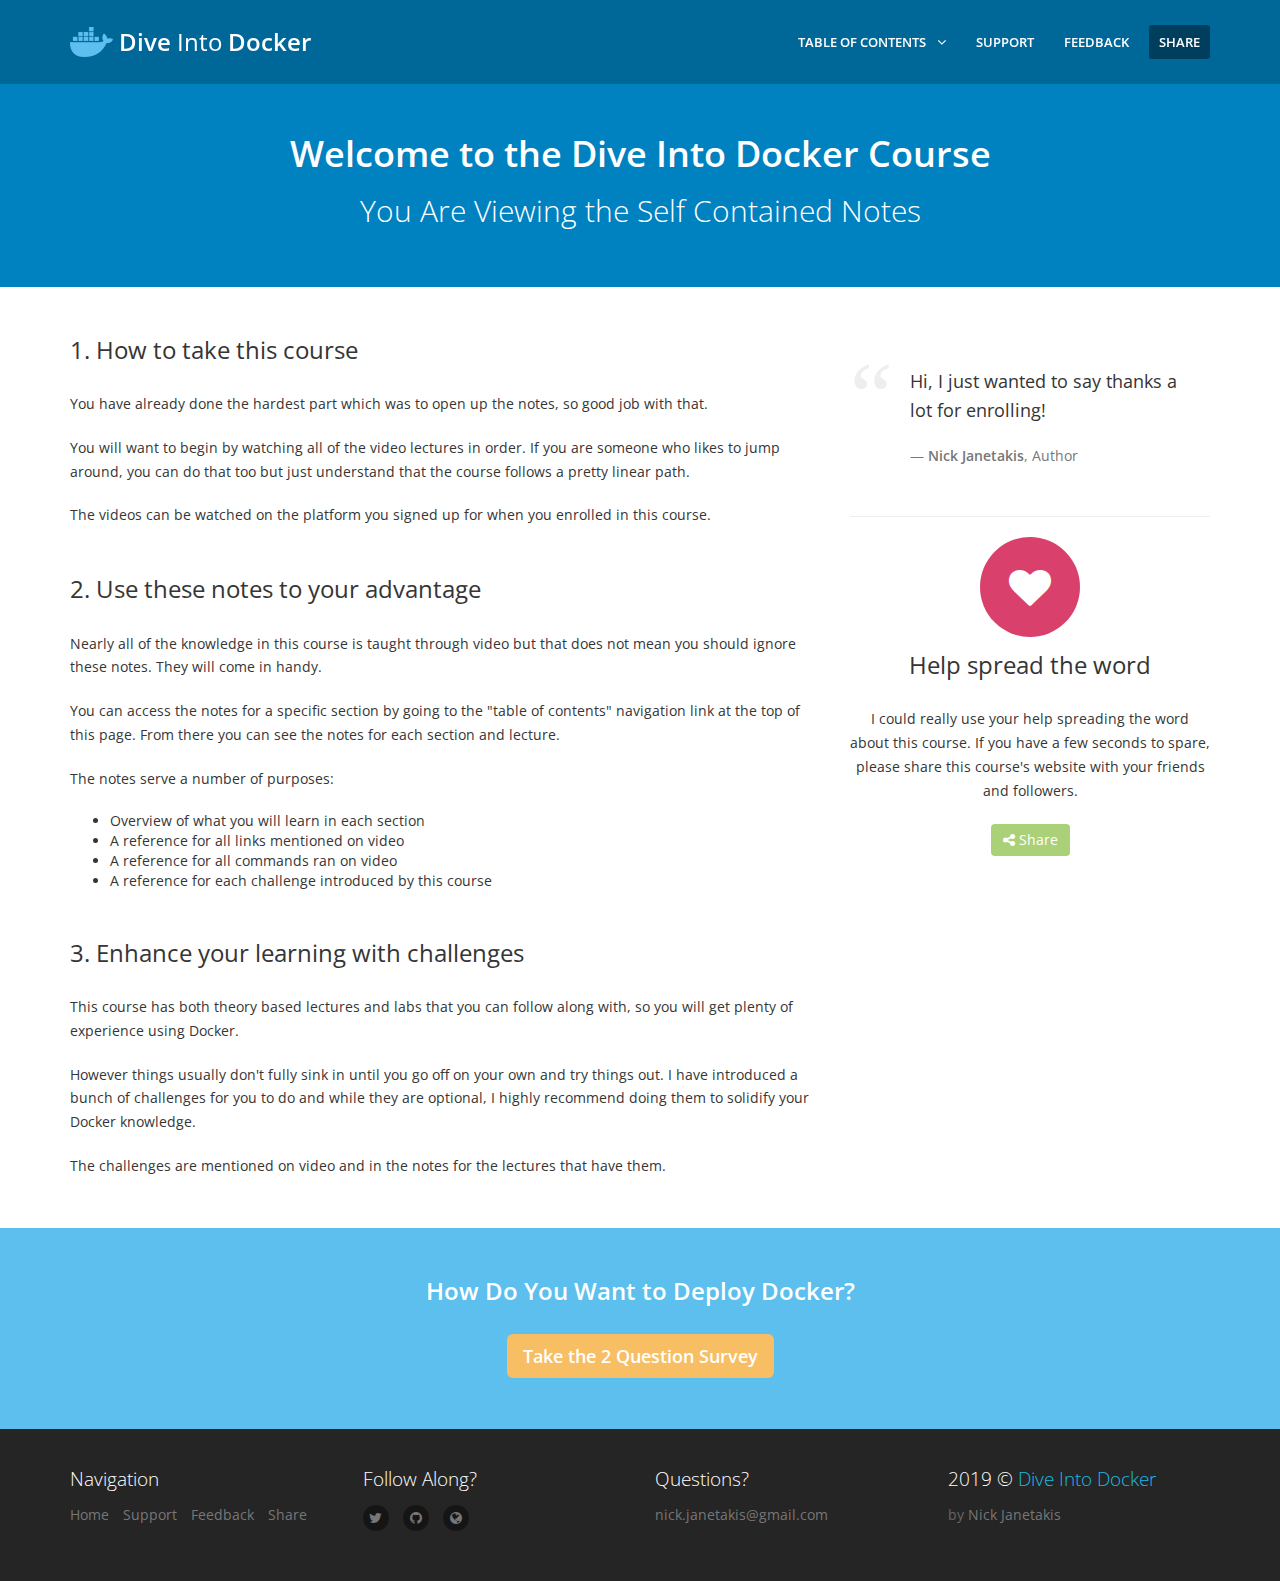
<file: notes/index.html>
<!DOCTYPE html>
<!--[if IE 9]>         <html class="no-js lt-ie10" lang="en"> <![endif]-->
<!--[if gt IE 9]><!--> <html class="no-js" lang="en"> <!--<![endif]-->
<head>
  <meta charset="utf-8">



  <title>Welcome to the Dive Into Docker Course &mdash; Dive into Docker</title>

  <meta name="description" content="">
  <meta name="author" content="Nick Janetakis">
  <meta name="robots" content="noindex, nofollow">

  <meta name="viewport" content="width=device-width, initial-scale=1.0, maximum-scale=1.0, user-scalable=no">

  <link rel="icon" href="./favicon.ico" sizes="16x16 32x32" >
  <link rel="shortcut icon" href="./favicon.png">
  <link rel="apple-touch-icon" href="./favicon-57.png" sizes="57x57">
  <link rel="apple-touch-icon" href="./favicon-72.png" sizes="72x72">
  <link rel="apple-touch-icon" href="./favicon-76.png" sizes="76x76">
  <link rel="apple-touch-icon" href="./favicon-114.png" sizes="114x114">
  <link rel="apple-touch-icon" href="./favicon-120.png" sizes="120x120">
  <link rel="apple-touch-icon" href="./favicon-144.png" sizes="144x144">
  <link rel="apple-touch-icon" href="./favicon-152.png" sizes="152x152">
  <link rel="apple-touch-icon" href="./favicon-180.png" sizes="180x180">

  <link rel="stylesheet" href="./assets/css/bootstrap.min.css">
  <link rel="stylesheet" href="./assets/css/plugins.css">
  <link rel="stylesheet" href="./assets/css/main.css">
  <link rel="stylesheet" href="./assets/css/themes.css">

  <script src="./assets/js/vendor/modernizr.min.js"></script>
</head>

<body>
<div id="page-container">
  <header>
    <div class="container">
      <a href="./index.html" class="site-logo">
      <img src="./assets/img/docker-logo.png" width="43" height="35" alt="Dive Into Docker">
      <i class="gi gi-flash"></i> <strong>Dive</strong> Into <strong>Docker</strong>
      </a>
      <nav>
        <a href="javascript:void(0)" class="btn btn-default site-menu-toggle visible-xs visible-sm">
        <i class="fa fa-bars"></i>
        </a>
        <ul class="site-nav">
          <li class="visible-xs visible-sm">
            <a href="javascript:void(0)" class="site-menu-toggle text-center">
              <i class="fa fa-times"></i>
            </a>
          </li>
          <li>
           <a href="javascript:void(0)" class="site-nav-sub"><i class="fa fa-angle-down site-nav-arrow"></i>Table of contents</a>
          <ul>

            <li>
              <a href="./toc_1.html">
              1. Is Docker Right For You?
              </a>
            </li>

            <li>
              <a href="./toc_2.html">
              2. Preparing for This Course
              </a>
            </li>

            <li>
              <a href="./toc_3.html">
              3. Understanding Docker
              </a>
            </li>

            <li>
              <a href="./toc_4.html">
              4. Installing Docker
              </a>
            </li>

            <li>
              <a href="./toc_5.html">
              5. Discovering Docker
              </a>
            </li>

            <li>
              <a href="./toc_6.html">
              6. Docker in the Real World
              </a>
            </li>

            <li>
              <a href="./toc_7.html">
              7. Docker Compose in the Real World
              </a>
            </li>

            <li>
              <a href="./toc_8.html">
              8. Dockerizing Your Web Applications
              </a>
            </li>

            <li>
              <a href="./toc_9.html">
              9. Where to Go Next
              </a>
            </li>

          </ul>
          </li>
          <li>
            <a href="./support.html">Support</a>
          </li>
          <li>
            <a href="./feedback.html">Feedback</a>
          </li>
          <li>
            <a href="./share.html" class="active">Share</a>
          </li>
        </ul>
      </nav>
    </div>
  </header>


  <section class="site-section site-section-light site-section-top themed-background-dark-default">
    <div class="container text-center">
        <h1 class="text-center animation-slideDown"><strong>Welcome to the Dive Into Docker Course</strong></h1>
        <h2 class="text-center animation-slideUp">You Are Viewing the Self Contained Notes</h2>
    </div>
  </section>


  <section class="site-content site-section">
  <div class="container">
    <div class="row">
      <div class="col-sm-8">
        <div class="site-block">
          <h3 class="site-heading">1. How to take this course</h3>
          <p>You have already done the hardest part which was to open up the notes, so good job with that.</p>
          <p>You will want to begin by watching all of the video lectures in order. If you are someone who likes to jump around, you can do that too but just understand that the course follows a pretty linear path.</p>
          <p>The videos can be watched on the platform you signed up for when you enrolled in this course.</p>
        </div>
        <div class="site-block">
          <h3 class="site-heading">2. Use these notes to your advantage</h3>
          <p>Nearly all of the knowledge in this course is taught through video but that does not mean you should ignore these notes. They will come in handy.</p>
          <p>You can access the notes for a specific section by going to the "table of contents" navigation link at the top of this page. From there you can see the notes for each section and lecture.</p>
          <p>The notes serve a number of purposes:</p>
          <ul>
            <li>Overview of what you will learn in each section</li>
            <li>A reference for all links mentioned on video</li>
            <li>A reference for all commands ran on video</li>
            <li>A reference for each challenge introduced by this course</li>
          </ul>
        </div>
        <div class="site-block">
          <h3 class="site-heading">3. Enhance your learning with challenges</h3>
          <p>This course has both theory based lectures and labs that you can follow along  with, so you will get plenty of experience using Docker.</p>
          <p>However things usually don't fully sink in until you go off on your own and try things out. I have introduced a bunch of challenges for you to do and while they are optional, I highly recommend doing them to solidify your Docker knowledge.</p>
          <p>The challenges are mentioned on video and in the notes for the lectures that have them.</p>
        </div>
      </div>
      <div class="col-sm-4">
        <aside class="sidebar site-block">
          <div class="sidebar-block">
            <blockquote>
              <p>Hi, I just wanted to say thanks a lot for enrolling!</p>
              <footer><strong>Nick Janetakis</strong>, Author</footer>
            </blockquote>
          </div>
          <div class="sidebar-block text-center">
            <span class="circle visibility-none themed-background-fancy" data-toggle="animation-appear" data-animation-class="animation-fadeIn360" data-element-offset="-100">
              <i class="fa fa-heart"></i>
            </span>
            <h3 class="site-heading">Help spread the word</h3>
            <p>I could really use your help spreading the word about this course. If you have a few seconds to spare, please share this course's website with your friends and followers.</p>
            <a href="./share.html" class="btn btn-success">
              <i class="fa fa-share-alt"></i>
              Share
            </a>
          </div>
        </aside>
      </div>
    </div>
  </div>
</section>


  <section class="site-content site-section site-section-light themed-background-default">
    <div class="container">
      <h3 class="site-heading text-center"><strong>How Do You Want to Deploy Docker?</strong></h3>
      <div class="site-block text-center">
        <a target="_blank" href="https://goo.gl/forms/ah33dzNQsUEBeMq53" class="text-center btn btn-warning btn-lg">
          <strong>Take the 2 Question Survey</strong>
        </a>
      </div>
    </div>
  </section>

  <footer class="site-footer site-section">
    <div class="container">
      <div class="row">
        <div class="col-sm-6 col-md-3">
          <h4 class="footer-heading">Navigation</h4>
          <ul class="footer-nav list-inline">
            <li><a href="./index.html">Home</a></li>
            <li><a href="./support.html">Support</a></li>
            <li><a href="./feedback.html">Feedback</a></li>
            <li><a href="./share.html">Share</a></li>
          </ul>
        </div>
        <div class="col-sm-6 col-md-3">
          <h4 class="footer-heading">Follow Along?</h4>
          <ul class="footer-nav footer-nav-social list-inline">
            <li><a href="https://twitter.com/nickjanetakis" target="_blank"><i class="fa fa-twitter"></i></a></li>
            <li><a href="https://github.com/nickjj" target="_blank"><i class="fa fa-github"></i></a></li>
            <li><a href="https://nickjanetakis.com" target="_blank"><i class="fa fa-globe"></i></a></li>
          </ul>
        </div>

        <div class="col-sm-6 col-md-3">
          <h4 class="footer-heading">Questions?</h4>
          <ul class="footer-nav list-inline">
            <li><a href="mailto:nick.janetakis@gmail.com">nick.janetakis@gmail.com</a></li>
          </ul>
        </div>
        <div class="col-sm-6 col-md-3">
          <h4 class="footer-heading"><span>2019</span> &copy; <a href="https://diveintodocker.com" target="_blank">Dive Into Docker</a></h4>
          <ul class="footer-nav list-inline">
            <li>by <a href="https://nickjanetakis.com" target="_blank">Nick Janetakis</a></li>
          </ul>
        </div>
      </div>
    </div>
  </footer>
</div>

<a href="#" id="to-top"><i class="fa fa-angle-up"></i></a>

<script src="./assets/js/vendor/jquery.min.js"></script>
<script src="./assets/js/vendor/bootstrap.min.js"></script>
<script src="./assets/js/plugins.js"></script>
<script src="./assets/js/app.js"></script>
</body>
</html>
</file>
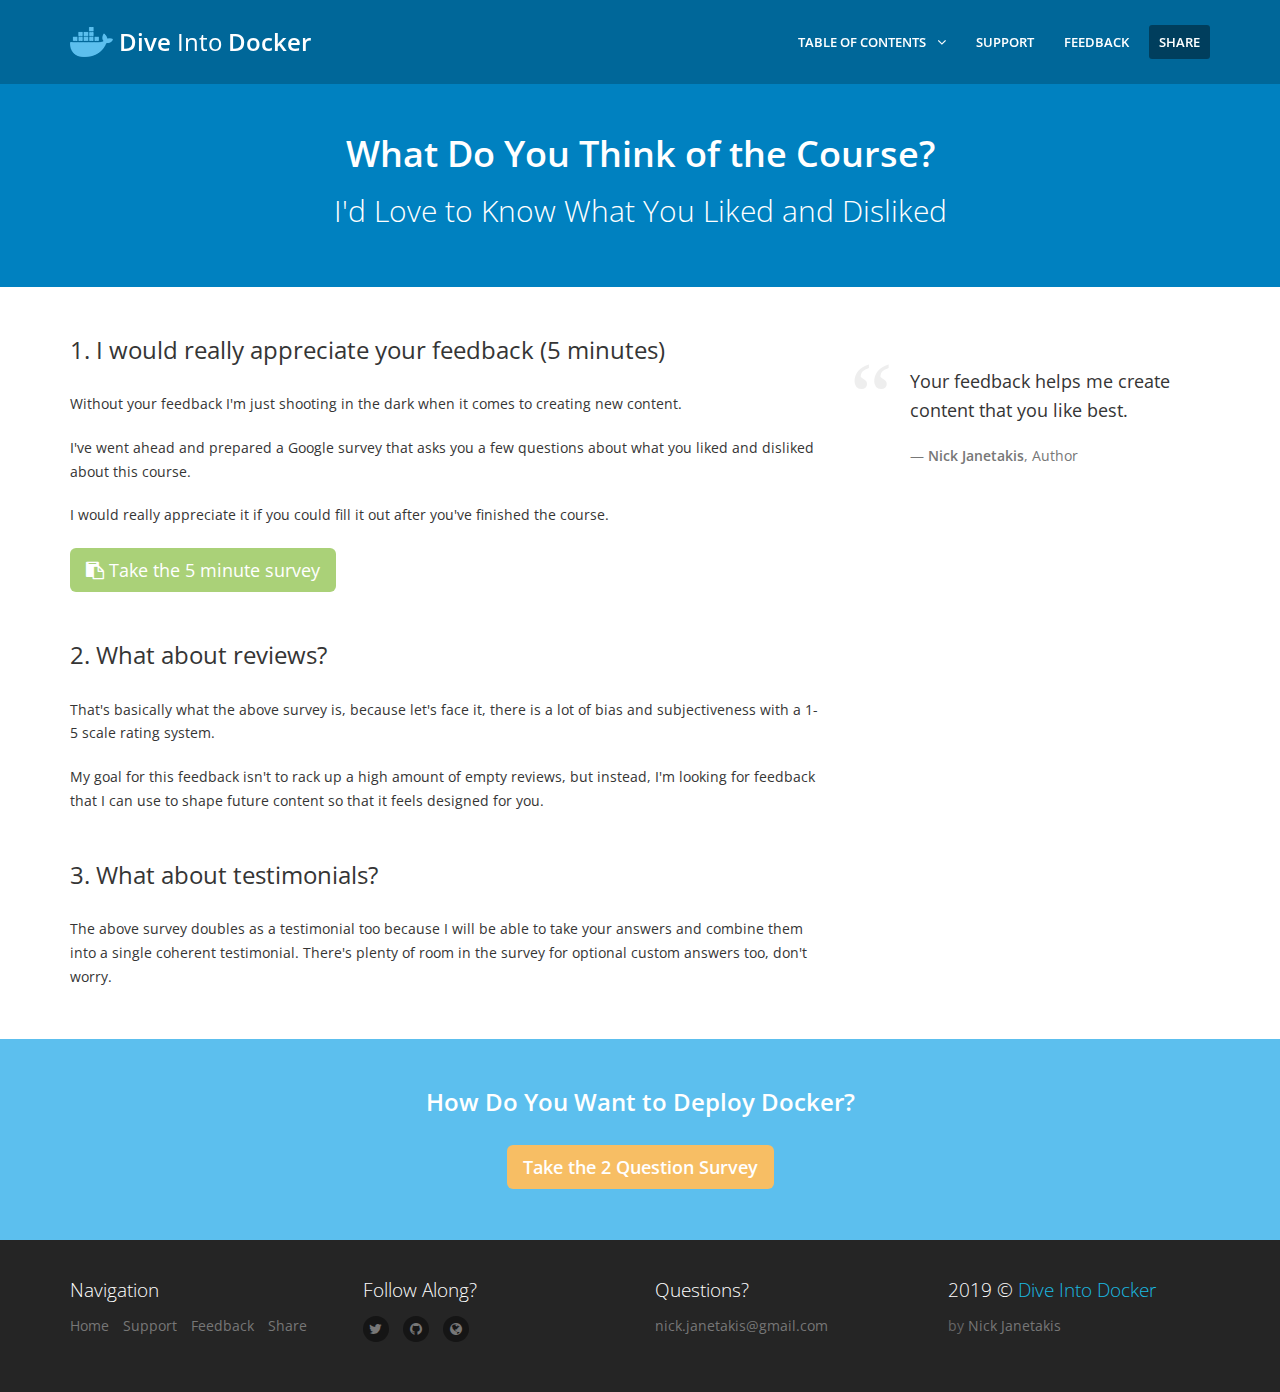
<file: notes/feedback.html>
<!DOCTYPE html>
<!--[if IE 9]>         <html class="no-js lt-ie10" lang="en"> <![endif]-->
<!--[if gt IE 9]><!--> <html class="no-js" lang="en"> <!--<![endif]-->
<head>
  <meta charset="utf-8">



  <title>What Do You Think of the Course? &mdash; Dive into Docker</title>

  <meta name="description" content="">
  <meta name="author" content="Nick Janetakis">
  <meta name="robots" content="noindex, nofollow">

  <meta name="viewport" content="width=device-width, initial-scale=1.0, maximum-scale=1.0, user-scalable=no">

  <link rel="icon" href="./favicon.ico" sizes="16x16 32x32" >
  <link rel="shortcut icon" href="./favicon.png">
  <link rel="apple-touch-icon" href="./favicon-57.png" sizes="57x57">
  <link rel="apple-touch-icon" href="./favicon-72.png" sizes="72x72">
  <link rel="apple-touch-icon" href="./favicon-76.png" sizes="76x76">
  <link rel="apple-touch-icon" href="./favicon-114.png" sizes="114x114">
  <link rel="apple-touch-icon" href="./favicon-120.png" sizes="120x120">
  <link rel="apple-touch-icon" href="./favicon-144.png" sizes="144x144">
  <link rel="apple-touch-icon" href="./favicon-152.png" sizes="152x152">
  <link rel="apple-touch-icon" href="./favicon-180.png" sizes="180x180">

  <link rel="stylesheet" href="./assets/css/bootstrap.min.css">
  <link rel="stylesheet" href="./assets/css/plugins.css">
  <link rel="stylesheet" href="./assets/css/main.css">
  <link rel="stylesheet" href="./assets/css/themes.css">

  <script src="./assets/js/vendor/modernizr.min.js"></script>
</head>

<body>
<div id="page-container">
  <header>
    <div class="container">
      <a href="./index.html" class="site-logo">
      <img src="./assets/img/docker-logo.png" width="43" height="35" alt="Dive Into Docker">
      <i class="gi gi-flash"></i> <strong>Dive</strong> Into <strong>Docker</strong>
      </a>
      <nav>
        <a href="javascript:void(0)" class="btn btn-default site-menu-toggle visible-xs visible-sm">
        <i class="fa fa-bars"></i>
        </a>
        <ul class="site-nav">
          <li class="visible-xs visible-sm">
            <a href="javascript:void(0)" class="site-menu-toggle text-center">
              <i class="fa fa-times"></i>
            </a>
          </li>
          <li>
           <a href="javascript:void(0)" class="site-nav-sub"><i class="fa fa-angle-down site-nav-arrow"></i>Table of contents</a>
          <ul>

            <li>
              <a href="./toc_1.html">
              1. Is Docker Right For You?
              </a>
            </li>

            <li>
              <a href="./toc_2.html">
              2. Preparing for This Course
              </a>
            </li>

            <li>
              <a href="./toc_3.html">
              3. Understanding Docker
              </a>
            </li>

            <li>
              <a href="./toc_4.html">
              4. Installing Docker
              </a>
            </li>

            <li>
              <a href="./toc_5.html">
              5. Discovering Docker
              </a>
            </li>

            <li>
              <a href="./toc_6.html">
              6. Docker in the Real World
              </a>
            </li>

            <li>
              <a href="./toc_7.html">
              7. Docker Compose in the Real World
              </a>
            </li>

            <li>
              <a href="./toc_8.html">
              8. Dockerizing Your Web Applications
              </a>
            </li>

            <li>
              <a href="./toc_9.html">
              9. Where to Go Next
              </a>
            </li>

          </ul>
          </li>
          <li>
            <a href="./support.html">Support</a>
          </li>
          <li>
            <a href="./feedback.html">Feedback</a>
          </li>
          <li>
            <a href="./share.html" class="active">Share</a>
          </li>
        </ul>
      </nav>
    </div>
  </header>


  <section class="site-section site-section-light site-section-top themed-background-dark-default">
    <div class="container text-center">
        <h1 class="text-center animation-slideDown"><strong>What Do You Think of the Course?</strong></h1>
        <h2 class="text-center animation-slideUp">I'd Love to Know What You Liked and Disliked</h2>
    </div>
  </section>


  <section class="site-content site-section">
  <div class="container">
    <div class="row">
      <div class="col-sm-8">
        <div class="site-block">
          <h3 class="site-heading">1. I would really appreciate your feedback (5 minutes)</h3>
          <p>Without your feedback I'm just shooting in the dark when it comes to creating new content.</p>
          <p>I've went ahead and prepared a Google survey that asks you a few questions about what you liked and disliked about this course.</p>
          <p>I would really appreciate it if you could fill it out after you've finished the course.</p>
          <a href="https://goo.gl/forms/FVmBXya4yMrh92003" class="btn btn-success btn-lg" target="_blank">
            <i class="fa fa-clipboard"></i> Take the 5 minute survey
          </a>
        </div>
        <div class="site-block">
          <h3 class="site-heading">2. What about reviews?</h3>
          <p>That's basically what the above survey is, because let's face it, there is a lot of bias and subjectiveness with a 1-5 scale rating system.</p>
          <p>My goal for this feedback isn't to rack up a high amount of empty reviews, but instead, I'm looking for feedback that I can use to shape future content so that it feels designed for you.</p>
        </div>
        <div class="site-block">
          <h3 class="site-heading">3. What about testimonials?</h3>
          <p>The above survey doubles as a testimonial too because I will be able to take your answers and combine them into a single coherent testimonial. There's plenty of room in the survey for optional custom answers too, don't worry.</p>
        </div>
      </div>
      <div class="col-sm-4">
        <aside class="sidebar site-block">
          <div class="sidebar-block">
            <blockquote>
              <p>Your feedback helps me create content that you like best.</p>
              <footer><strong>Nick Janetakis</strong>, Author</footer>
            </blockquote>
          </div>
        </aside>
      </div>
    </div>
  </div>
</section>


  <section class="site-content site-section site-section-light themed-background-default">
    <div class="container">
      <h3 class="site-heading text-center"><strong>How Do You Want to Deploy Docker?</strong></h3>
      <div class="site-block text-center">
        <a target="_blank" href="https://goo.gl/forms/ah33dzNQsUEBeMq53" class="text-center btn btn-warning btn-lg">
          <strong>Take the 2 Question Survey</strong>
        </a>
      </div>
    </div>
  </section>

  <footer class="site-footer site-section">
    <div class="container">
      <div class="row">
        <div class="col-sm-6 col-md-3">
          <h4 class="footer-heading">Navigation</h4>
          <ul class="footer-nav list-inline">
            <li><a href="./index.html">Home</a></li>
            <li><a href="./support.html">Support</a></li>
            <li><a href="./feedback.html">Feedback</a></li>
            <li><a href="./share.html">Share</a></li>
          </ul>
        </div>
        <div class="col-sm-6 col-md-3">
          <h4 class="footer-heading">Follow Along?</h4>
          <ul class="footer-nav footer-nav-social list-inline">
            <li><a href="https://twitter.com/nickjanetakis" target="_blank"><i class="fa fa-twitter"></i></a></li>
            <li><a href="https://github.com/nickjj" target="_blank"><i class="fa fa-github"></i></a></li>
            <li><a href="https://nickjanetakis.com" target="_blank"><i class="fa fa-globe"></i></a></li>
          </ul>
        </div>

        <div class="col-sm-6 col-md-3">
          <h4 class="footer-heading">Questions?</h4>
          <ul class="footer-nav list-inline">
            <li><a href="mailto:nick.janetakis@gmail.com">nick.janetakis@gmail.com</a></li>
          </ul>
        </div>
        <div class="col-sm-6 col-md-3">
          <h4 class="footer-heading"><span>2019</span> &copy; <a href="https://diveintodocker.com" target="_blank">Dive Into Docker</a></h4>
          <ul class="footer-nav list-inline">
            <li>by <a href="https://nickjanetakis.com" target="_blank">Nick Janetakis</a></li>
          </ul>
        </div>
      </div>
    </div>
  </footer>
</div>

<a href="#" id="to-top"><i class="fa fa-angle-up"></i></a>

<script src="./assets/js/vendor/jquery.min.js"></script>
<script src="./assets/js/vendor/bootstrap.min.js"></script>
<script src="./assets/js/plugins.js"></script>
<script src="./assets/js/app.js"></script>
</body>
</html>
</file>
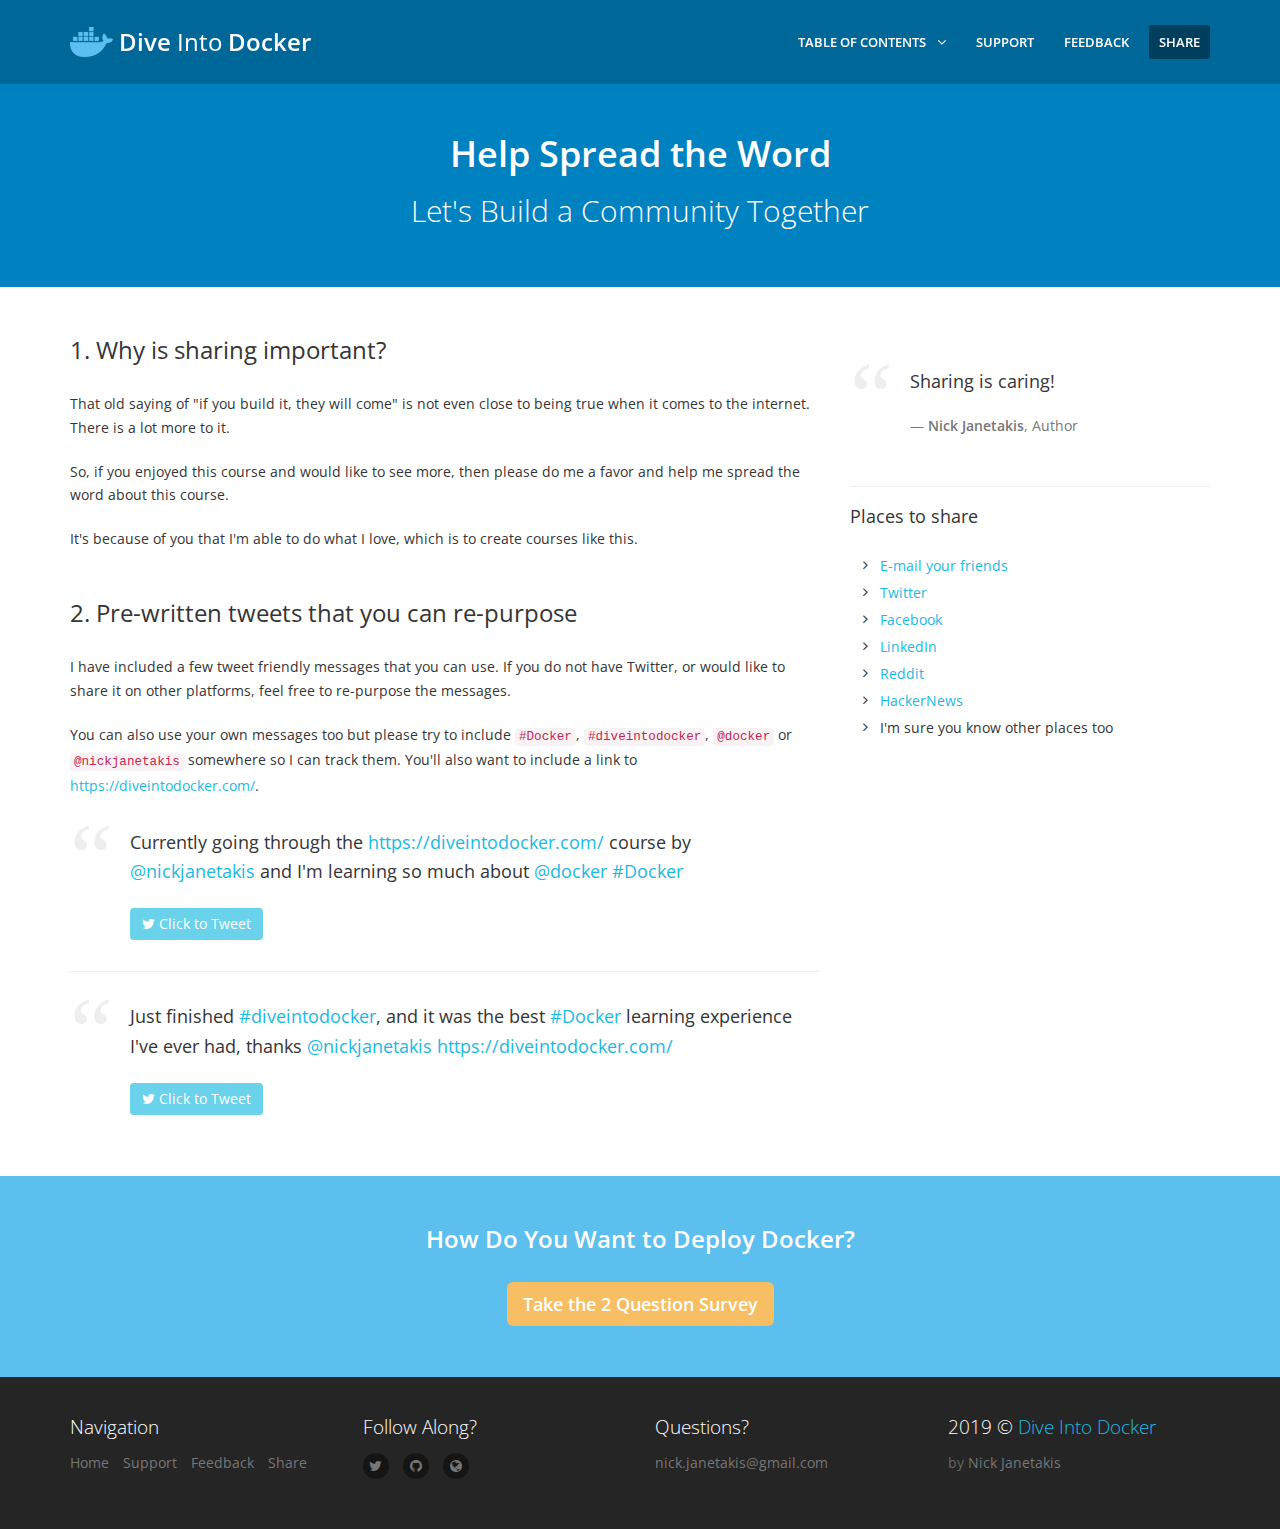
<file: notes/share.html>
<!DOCTYPE html>
<!--[if IE 9]>         <html class="no-js lt-ie10" lang="en"> <![endif]-->
<!--[if gt IE 9]><!--> <html class="no-js" lang="en"> <!--<![endif]-->
<head>
  <meta charset="utf-8">



  <title>Help Spread the Word &mdash; Dive into Docker</title>

  <meta name="description" content="">
  <meta name="author" content="Nick Janetakis">
  <meta name="robots" content="noindex, nofollow">

  <meta name="viewport" content="width=device-width, initial-scale=1.0, maximum-scale=1.0, user-scalable=no">

  <link rel="icon" href="./favicon.ico" sizes="16x16 32x32" >
  <link rel="shortcut icon" href="./favicon.png">
  <link rel="apple-touch-icon" href="./favicon-57.png" sizes="57x57">
  <link rel="apple-touch-icon" href="./favicon-72.png" sizes="72x72">
  <link rel="apple-touch-icon" href="./favicon-76.png" sizes="76x76">
  <link rel="apple-touch-icon" href="./favicon-114.png" sizes="114x114">
  <link rel="apple-touch-icon" href="./favicon-120.png" sizes="120x120">
  <link rel="apple-touch-icon" href="./favicon-144.png" sizes="144x144">
  <link rel="apple-touch-icon" href="./favicon-152.png" sizes="152x152">
  <link rel="apple-touch-icon" href="./favicon-180.png" sizes="180x180">

  <link rel="stylesheet" href="./assets/css/bootstrap.min.css">
  <link rel="stylesheet" href="./assets/css/plugins.css">
  <link rel="stylesheet" href="./assets/css/main.css">
  <link rel="stylesheet" href="./assets/css/themes.css">

  <script src="./assets/js/vendor/modernizr.min.js"></script>
</head>

<body>
<div id="page-container">
  <header>
    <div class="container">
      <a href="./index.html" class="site-logo">
      <img src="./assets/img/docker-logo.png" width="43" height="35" alt="Dive Into Docker">
      <i class="gi gi-flash"></i> <strong>Dive</strong> Into <strong>Docker</strong>
      </a>
      <nav>
        <a href="javascript:void(0)" class="btn btn-default site-menu-toggle visible-xs visible-sm">
        <i class="fa fa-bars"></i>
        </a>
        <ul class="site-nav">
          <li class="visible-xs visible-sm">
            <a href="javascript:void(0)" class="site-menu-toggle text-center">
              <i class="fa fa-times"></i>
            </a>
          </li>
          <li>
           <a href="javascript:void(0)" class="site-nav-sub"><i class="fa fa-angle-down site-nav-arrow"></i>Table of contents</a>
          <ul>

            <li>
              <a href="./toc_1.html">
              1. Is Docker Right For You?
              </a>
            </li>

            <li>
              <a href="./toc_2.html">
              2. Preparing for This Course
              </a>
            </li>

            <li>
              <a href="./toc_3.html">
              3. Understanding Docker
              </a>
            </li>

            <li>
              <a href="./toc_4.html">
              4. Installing Docker
              </a>
            </li>

            <li>
              <a href="./toc_5.html">
              5. Discovering Docker
              </a>
            </li>

            <li>
              <a href="./toc_6.html">
              6. Docker in the Real World
              </a>
            </li>

            <li>
              <a href="./toc_7.html">
              7. Docker Compose in the Real World
              </a>
            </li>

            <li>
              <a href="./toc_8.html">
              8. Dockerizing Your Web Applications
              </a>
            </li>

            <li>
              <a href="./toc_9.html">
              9. Where to Go Next
              </a>
            </li>

          </ul>
          </li>
          <li>
            <a href="./support.html">Support</a>
          </li>
          <li>
            <a href="./feedback.html">Feedback</a>
          </li>
          <li>
            <a href="./share.html" class="active">Share</a>
          </li>
        </ul>
      </nav>
    </div>
  </header>


  <section class="site-section site-section-light site-section-top themed-background-dark-default">
    <div class="container text-center">
        <h1 class="text-center animation-slideDown"><strong>Help Spread the Word</strong></h1>
        <h2 class="text-center animation-slideUp">Let's Build a Community Together</h2>
    </div>
  </section>


  <section class="site-content site-section">
  <div class="container">
    <div class="row">
      <div class="col-sm-8">
        <div class="site-block">
          <h3 class="site-heading">1. Why is sharing important?</h3>
          <p>That old saying of "if you build it, they will come" is not even close to being true when it comes to the internet. There is a lot more to it.</p>
          <p>So, if you enjoyed this course and would like to see more, then please do me a favor and help me spread the word about this course.</p>
          <p>It's because of you that I'm able to do what I love, which is to create courses like this.</p>
        </div>
        <div class="site-block">
          <h3 class="site-heading">2. Pre-written tweets that you can re-purpose</h3>
          <p>I have included a few tweet friendly messages that you can use. If you do not have Twitter, or would like to share it on other platforms, feel free to re-purpose the messages.</p>
          <p>You can also use your own messages too but please try to include <code>#Docker</code>, <code>#diveintodocker</code>, <code>@docker</code> or <code>@nickjanetakis</code> somewhere so I can track them. You'll also want to include a link to <a href="https://diveintodocker.com/">https://diveintodocker.com/</a>.</p>
          <blockquote>
            <p>Currently going through the <a href="https://diveintodocker.com/">https://diveintodocker.com/</a> course by <a href="https://twitter.com/nickjanetakis">@nickjanetakis</a> and I'm learning so much about <a href="https://twitter.com/docker">@docker</a> <a href="https://twitter.com/search?q=%23Docker&src=tyah">#Docker</a></p>
            <a class="btn btn-primary" href="https://twitter.com/intent/tweet?text=Currently%20going%20through%20the%20https%3A%2F%2Fdiveintodocker%2Ecom%2F%20course%20by%20%40nickjanetakis%20and%20I%27m%20learning%20so%20much%20about%20%40docker%20%23Docker" target="_blank">
              <i class="fa fa-twitter"></i> Click to Tweet
            </a>
          </blockquote>
          <hr>
          <blockquote>
            <p>Just finished <a href="https://twitter.com/search?q=%23diveintodocker&src=tyah">#diveintodocker</a>, and it was the best <a href="https://twitter.com/search?q=%23Docker&src=tyah">#Docker</a> learning experience I've ever had, thanks <a href="https://twitter.com/nickjanetakis">@nickjanetakis</a> <a href="https://diveintodocker.com/">https://diveintodocker.com/</a></p>
            <a class="btn btn-primary" href="https://twitter.com/intent/tweet?text=Just%20finished%20%23diveintodocker,%20and%20it%20was%20the%20best%20%23Docker%20learning%20experience%20I%27ve%20ever%20had%2C%20thanks%20%40nickjanetakis%20https%3A%2F%2Fdiveintodocker%2Ecom" target="_blank">
              <i class="fa fa-twitter"></i> Click to Tweet
            </a>
          </blockquote>
        </div>
      </div>
      <div class="col-sm-4">
      <aside class="sidebar site-block">
        <div class="sidebar-block">
          <blockquote>
            <p>Sharing is caring!</p>
            <footer><strong>Nick Janetakis</strong>, Author</footer>
          </blockquote>
        </div>
        <div class="sidebar-block">
          <h4 class="site-heading">Places to share</h4>
          <ul class="fa-ul ul-breath">
            <li>
              <i class="fa fa-angle-right fa-li"></i>
              <a href="mailto:?subject=Check out this course on learning Docker &body=Hey,\n\nI just finished taking the Dive Into Docker course.\n\nCheck it out at https://diveintodocker.com.">E-mail your friends</a>
            </li>
            <li>
              <i class="fa fa-angle-right fa-li"></i>
              <a href="https://twitter.com/" target="_blank">Twitter</a>
            </li>
            <li>
              <i class="fa fa-angle-right fa-li"></i>
              <a href="https://www.facebook.com/" target="_blank">Facebook</a>
            </li>
            <li>
              <i class="fa fa-angle-right fa-li"></i>
              <a href="https://www.linkedin.com/" target="_blank">LinkedIn</a>
            </li>
            <li>
              <i class="fa fa-angle-right fa-li"></i>
              <a href="https://www.reddit.com/r/docker" target="_blank">Reddit</a>
            </li>
            <li>
              <i class="fa fa-angle-right fa-li"></i>
              <a href="https://news.ycombinator.com/submit" target="_blank">HackerNews</a>
            </li>
            <li>
              <i class="fa fa-angle-right fa-li"></i>
              I'm sure you know other places too
            </li>
          </ul>
        </div>
      </aside>
      </div>
    </div>
  </div>
</section>


  <section class="site-content site-section site-section-light themed-background-default">
    <div class="container">
      <h3 class="site-heading text-center"><strong>How Do You Want to Deploy Docker?</strong></h3>
      <div class="site-block text-center">
        <a target="_blank" href="https://goo.gl/forms/ah33dzNQsUEBeMq53" class="text-center btn btn-warning btn-lg">
          <strong>Take the 2 Question Survey</strong>
        </a>
      </div>
    </div>
  </section>

  <footer class="site-footer site-section">
    <div class="container">
      <div class="row">
        <div class="col-sm-6 col-md-3">
          <h4 class="footer-heading">Navigation</h4>
          <ul class="footer-nav list-inline">
            <li><a href="./index.html">Home</a></li>
            <li><a href="./support.html">Support</a></li>
            <li><a href="./feedback.html">Feedback</a></li>
            <li><a href="./share.html">Share</a></li>
          </ul>
        </div>
        <div class="col-sm-6 col-md-3">
          <h4 class="footer-heading">Follow Along?</h4>
          <ul class="footer-nav footer-nav-social list-inline">
            <li><a href="https://twitter.com/nickjanetakis" target="_blank"><i class="fa fa-twitter"></i></a></li>
            <li><a href="https://github.com/nickjj" target="_blank"><i class="fa fa-github"></i></a></li>
            <li><a href="https://nickjanetakis.com" target="_blank"><i class="fa fa-globe"></i></a></li>
          </ul>
        </div>

        <div class="col-sm-6 col-md-3">
          <h4 class="footer-heading">Questions?</h4>
          <ul class="footer-nav list-inline">
            <li><a href="mailto:nick.janetakis@gmail.com">nick.janetakis@gmail.com</a></li>
          </ul>
        </div>
        <div class="col-sm-6 col-md-3">
          <h4 class="footer-heading"><span>2019</span> &copy; <a href="https://diveintodocker.com" target="_blank">Dive Into Docker</a></h4>
          <ul class="footer-nav list-inline">
            <li>by <a href="https://nickjanetakis.com" target="_blank">Nick Janetakis</a></li>
          </ul>
        </div>
      </div>
    </div>
  </footer>
</div>

<a href="#" id="to-top"><i class="fa fa-angle-up"></i></a>

<script src="./assets/js/vendor/jquery.min.js"></script>
<script src="./assets/js/vendor/bootstrap.min.js"></script>
<script src="./assets/js/plugins.js"></script>
<script src="./assets/js/app.js"></script>
</body>
</html>
</file>
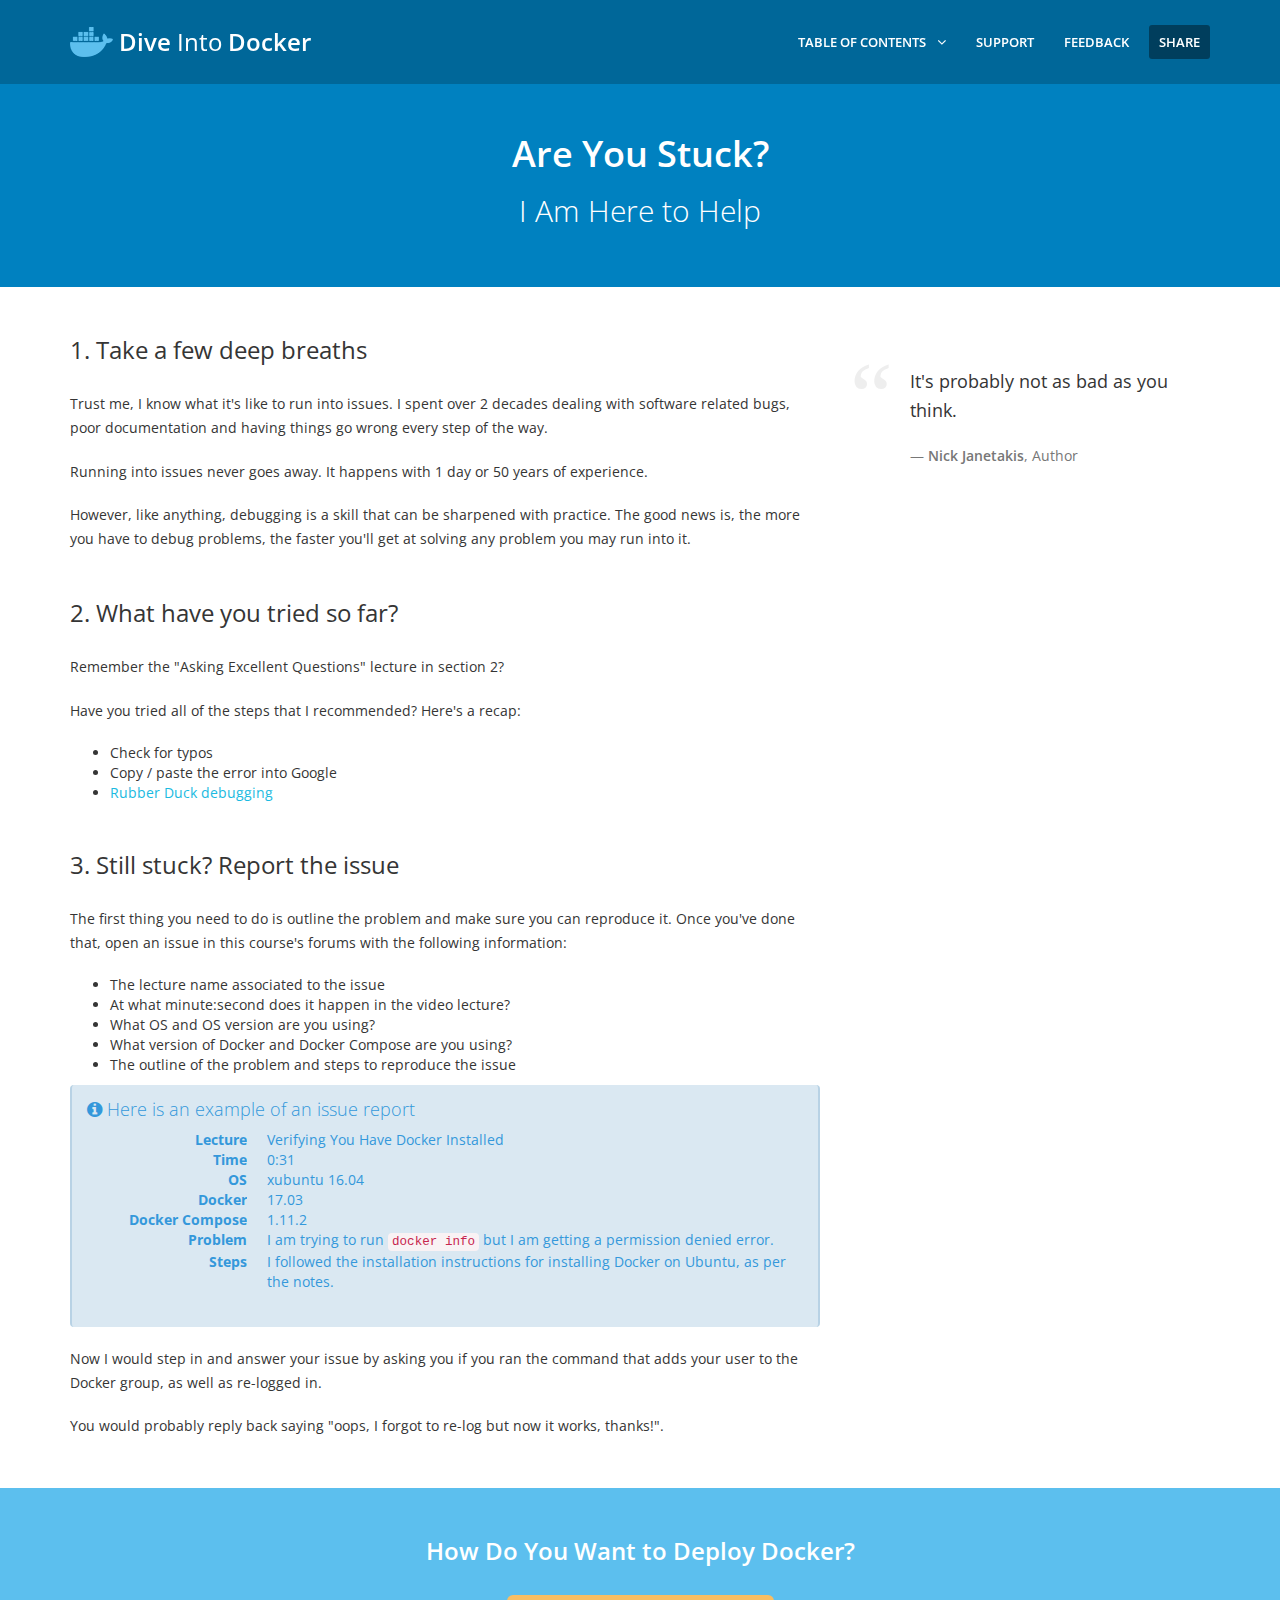
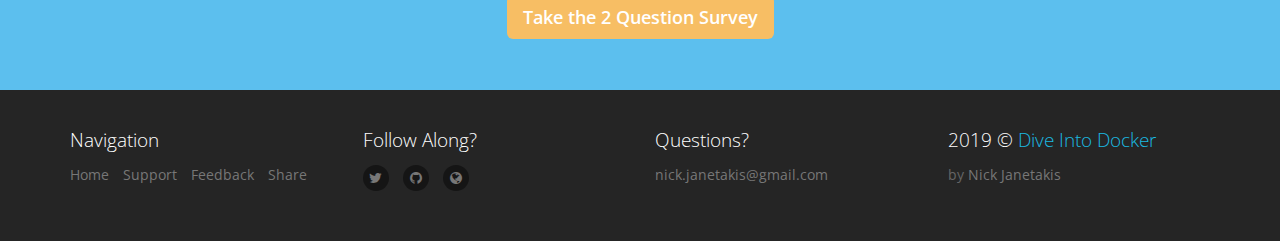
<file: notes/support.html>
<!DOCTYPE html>
<!--[if IE 9]>         <html class="no-js lt-ie10" lang="en"> <![endif]-->
<!--[if gt IE 9]><!--> <html class="no-js" lang="en"> <!--<![endif]-->
<head>
  <meta charset="utf-8">



  <title>Are You Stuck? &mdash; Dive into Docker</title>

  <meta name="description" content="">
  <meta name="author" content="Nick Janetakis">
  <meta name="robots" content="noindex, nofollow">

  <meta name="viewport" content="width=device-width, initial-scale=1.0, maximum-scale=1.0, user-scalable=no">

  <link rel="icon" href="./favicon.ico" sizes="16x16 32x32" >
  <link rel="shortcut icon" href="./favicon.png">
  <link rel="apple-touch-icon" href="./favicon-57.png" sizes="57x57">
  <link rel="apple-touch-icon" href="./favicon-72.png" sizes="72x72">
  <link rel="apple-touch-icon" href="./favicon-76.png" sizes="76x76">
  <link rel="apple-touch-icon" href="./favicon-114.png" sizes="114x114">
  <link rel="apple-touch-icon" href="./favicon-120.png" sizes="120x120">
  <link rel="apple-touch-icon" href="./favicon-144.png" sizes="144x144">
  <link rel="apple-touch-icon" href="./favicon-152.png" sizes="152x152">
  <link rel="apple-touch-icon" href="./favicon-180.png" sizes="180x180">

  <link rel="stylesheet" href="./assets/css/bootstrap.min.css">
  <link rel="stylesheet" href="./assets/css/plugins.css">
  <link rel="stylesheet" href="./assets/css/main.css">
  <link rel="stylesheet" href="./assets/css/themes.css">

  <script src="./assets/js/vendor/modernizr.min.js"></script>
</head>

<body>
<div id="page-container">
  <header>
    <div class="container">
      <a href="./index.html" class="site-logo">
      <img src="./assets/img/docker-logo.png" width="43" height="35" alt="Dive Into Docker">
      <i class="gi gi-flash"></i> <strong>Dive</strong> Into <strong>Docker</strong>
      </a>
      <nav>
        <a href="javascript:void(0)" class="btn btn-default site-menu-toggle visible-xs visible-sm">
        <i class="fa fa-bars"></i>
        </a>
        <ul class="site-nav">
          <li class="visible-xs visible-sm">
            <a href="javascript:void(0)" class="site-menu-toggle text-center">
              <i class="fa fa-times"></i>
            </a>
          </li>
          <li>
           <a href="javascript:void(0)" class="site-nav-sub"><i class="fa fa-angle-down site-nav-arrow"></i>Table of contents</a>
          <ul>

            <li>
              <a href="./toc_1.html">
              1. Is Docker Right For You?
              </a>
            </li>

            <li>
              <a href="./toc_2.html">
              2. Preparing for This Course
              </a>
            </li>

            <li>
              <a href="./toc_3.html">
              3. Understanding Docker
              </a>
            </li>

            <li>
              <a href="./toc_4.html">
              4. Installing Docker
              </a>
            </li>

            <li>
              <a href="./toc_5.html">
              5. Discovering Docker
              </a>
            </li>

            <li>
              <a href="./toc_6.html">
              6. Docker in the Real World
              </a>
            </li>

            <li>
              <a href="./toc_7.html">
              7. Docker Compose in the Real World
              </a>
            </li>

            <li>
              <a href="./toc_8.html">
              8. Dockerizing Your Web Applications
              </a>
            </li>

            <li>
              <a href="./toc_9.html">
              9. Where to Go Next
              </a>
            </li>

          </ul>
          </li>
          <li>
            <a href="./support.html">Support</a>
          </li>
          <li>
            <a href="./feedback.html">Feedback</a>
          </li>
          <li>
            <a href="./share.html" class="active">Share</a>
          </li>
        </ul>
      </nav>
    </div>
  </header>


  <section class="site-section site-section-light site-section-top themed-background-dark-default">
    <div class="container text-center">
        <h1 class="text-center animation-slideDown"><strong>Are You Stuck?</strong></h1>
        <h2 class="text-center animation-slideUp">I Am Here to Help</h2>
    </div>
  </section>


  <section class="site-content site-section">
  <div class="container">
    <div class="row">
      <div class="col-sm-8">
        <div class="site-block">
          <h3 class="site-heading">1. Take a few deep breaths</h3>
          <p>Trust me, I know what it's like to run into issues. I spent over 2 decades dealing with software related bugs, poor documentation and having things go wrong every step of the way.</p>
          <p>Running into issues never goes away. It happens with 1 day or 50 years of experience.</p>
          <p>However, like anything, debugging is a skill that can be sharpened with practice. The good news is, the more you have to debug problems, the faster you'll get at solving any problem you may run into it.</p>
        </div>
        <div class="site-block">
          <h3 class="site-heading">2. What have you tried so far?</h3>
          <p>Remember the "Asking Excellent Questions" lecture in section 2?</p>
          <p>Have you tried all of the steps that I recommended? Here's a recap:</p>
          <ul>
          <li>Check for typos</li>
          <li>Copy / paste the error into Google</li>
          <li><a href="https://en.wikipedia.org/wiki/Rubber_duck_debugging" target="_blank">Rubber Duck debugging</a></li>
          </ul>
        </div>
        <div class="site-block">
          <h3 class="site-heading">3. Still stuck? Report the issue</h3>
          <p>The first thing you need to do is outline the problem and make sure you can reproduce it. Once you've done that, open an issue in this course's forums with the following information:</p>
          <ul>
          <li>The lecture name associated to the issue</li>
          <li>At what minute:second does it happen in the video lecture?</li>
          <li>What OS and OS version are you using?</li>
          <li>What version of Docker and Docker Compose are you using?</li>
          <li>The outline of the problem and steps to reproduce the issue</li>
          </ul>
          <div class="alert alert-info">
            <h4><i class="fa fa-info-circle"></i>
              Here is an example of an issue report
            </h4>
            <dl class="dl-horizontal">
            <dt>Lecture</dt>
            <dd>Verifying You Have Docker Installed</dd>
            <dt>Time</dt>
            <dd>0:31</dd>
            <dt>OS</dt>
            <dd>xubuntu 16.04</dd>
            <dt>Docker</dt>
            <dd>17.03</dd>
            <dt>Docker Compose</dt>
            <dd>1.11.2</dd>
            <dt>Problem</dt>
            <dd>I am trying to run <code>docker info</code> but I am getting a permission denied error.</dd>
            <dt>Steps</dt>
            <dd>I followed the installation instructions for installing Docker on Ubuntu, as per the notes.</dd>
            </dl>
          </div>
          <p>Now I would step in and answer your issue by asking you if you ran the command that adds your user to the Docker group, as well as re-logged in.</p>
          <p>You would probably reply back saying "oops, I forgot to re-log but now it works, thanks!".</p>
        </div>
      </div>
      <div class="col-sm-4">
        <aside class="sidebar site-block">
          <div class="sidebar-block">
            <blockquote>
              <p>It's probably not as bad as you think.</p>
              <footer><strong>Nick Janetakis</strong>, Author</footer>
            </blockquote>
          </div>
        </aside>
      </div>
    </div>
  </div>
</section>


  <section class="site-content site-section site-section-light themed-background-default">
    <div class="container">
      <h3 class="site-heading text-center"><strong>How Do You Want to Deploy Docker?</strong></h3>
      <div class="site-block text-center">
        <a target="_blank" href="https://goo.gl/forms/ah33dzNQsUEBeMq53" class="text-center btn btn-warning btn-lg">
          <strong>Take the 2 Question Survey</strong>
        </a>
      </div>
    </div>
  </section>

  <footer class="site-footer site-section">
    <div class="container">
      <div class="row">
        <div class="col-sm-6 col-md-3">
          <h4 class="footer-heading">Navigation</h4>
          <ul class="footer-nav list-inline">
            <li><a href="./index.html">Home</a></li>
            <li><a href="./support.html">Support</a></li>
            <li><a href="./feedback.html">Feedback</a></li>
            <li><a href="./share.html">Share</a></li>
          </ul>
        </div>
        <div class="col-sm-6 col-md-3">
          <h4 class="footer-heading">Follow Along?</h4>
          <ul class="footer-nav footer-nav-social list-inline">
            <li><a href="https://twitter.com/nickjanetakis" target="_blank"><i class="fa fa-twitter"></i></a></li>
            <li><a href="https://github.com/nickjj" target="_blank"><i class="fa fa-github"></i></a></li>
            <li><a href="https://nickjanetakis.com" target="_blank"><i class="fa fa-globe"></i></a></li>
          </ul>
        </div>

        <div class="col-sm-6 col-md-3">
          <h4 class="footer-heading">Questions?</h4>
          <ul class="footer-nav list-inline">
            <li><a href="mailto:nick.janetakis@gmail.com">nick.janetakis@gmail.com</a></li>
          </ul>
        </div>
        <div class="col-sm-6 col-md-3">
          <h4 class="footer-heading"><span>2019</span> &copy; <a href="https://diveintodocker.com" target="_blank">Dive Into Docker</a></h4>
          <ul class="footer-nav list-inline">
            <li>by <a href="https://nickjanetakis.com" target="_blank">Nick Janetakis</a></li>
          </ul>
        </div>
      </div>
    </div>
  </footer>
</div>

<a href="#" id="to-top"><i class="fa fa-angle-up"></i></a>

<script src="./assets/js/vendor/jquery.min.js"></script>
<script src="./assets/js/vendor/bootstrap.min.js"></script>
<script src="./assets/js/plugins.js"></script>
<script src="./assets/js/app.js"></script>
</body>
</html>
</file>
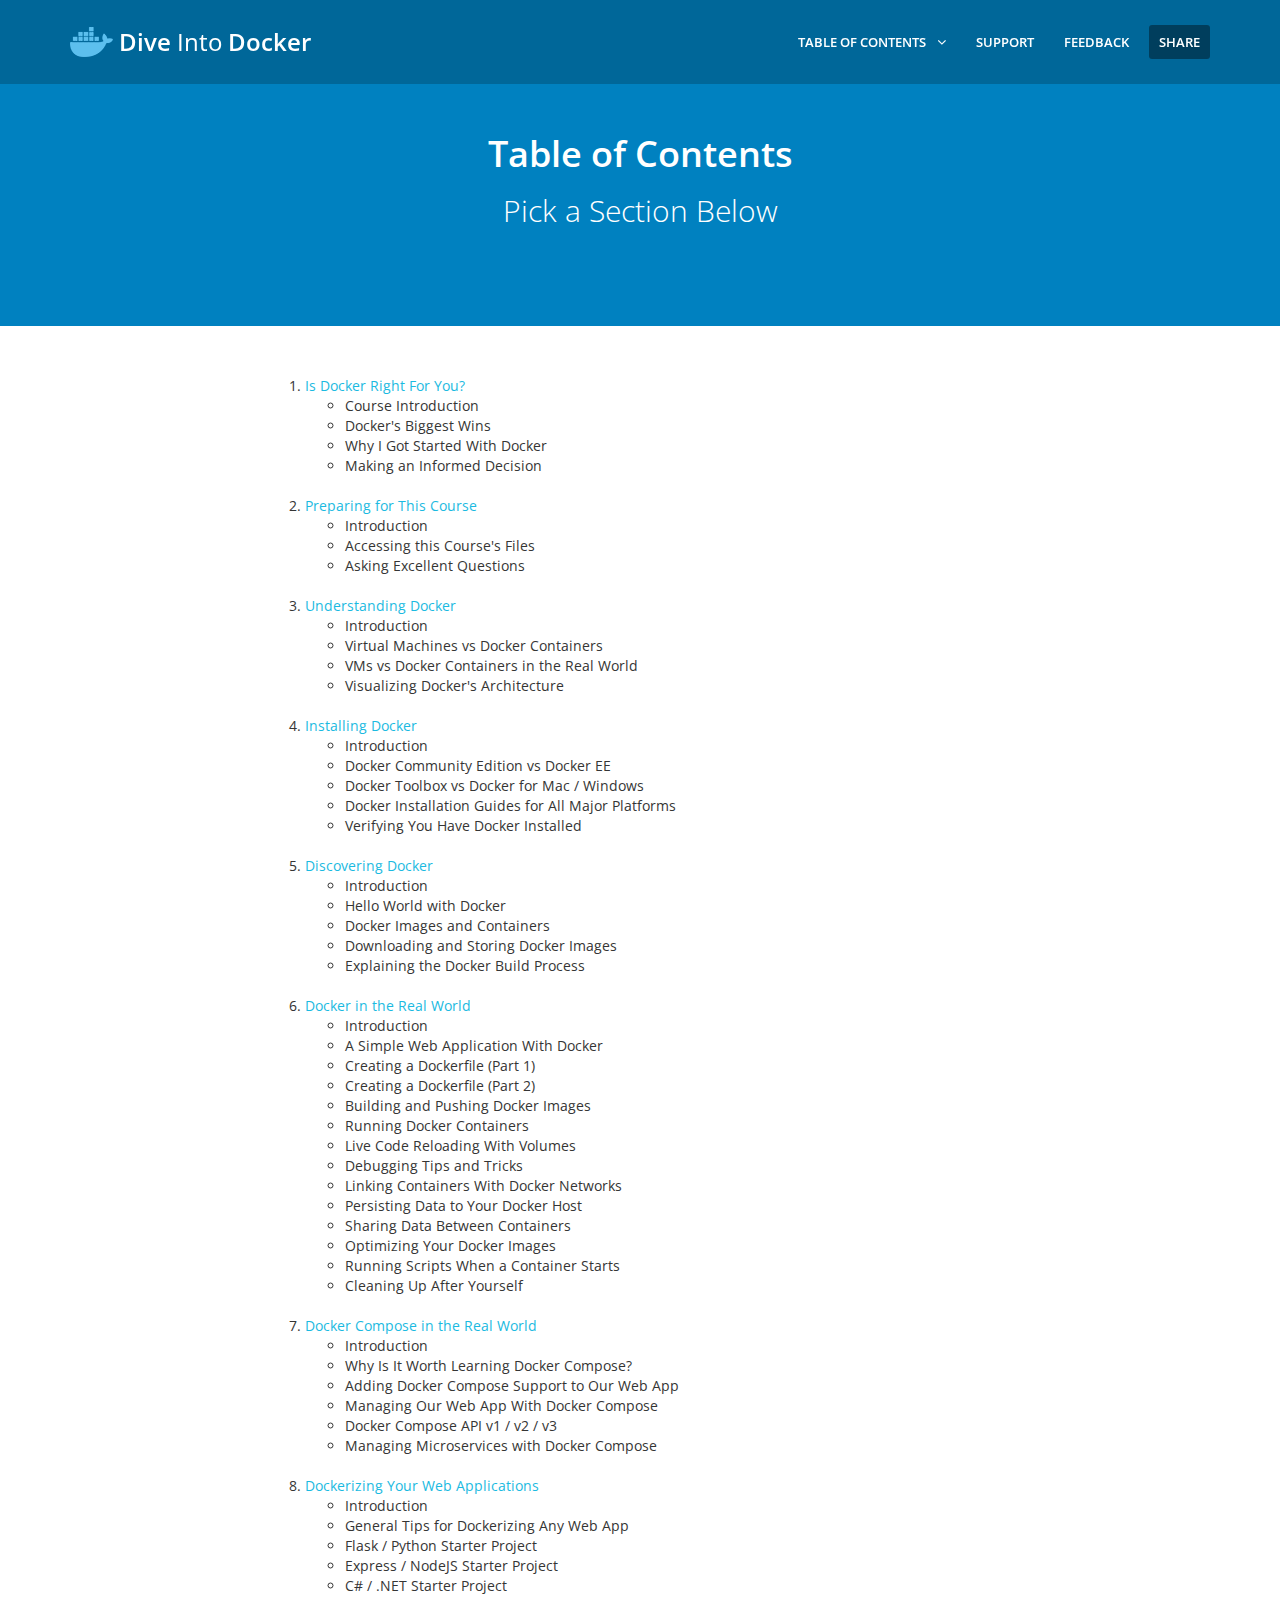
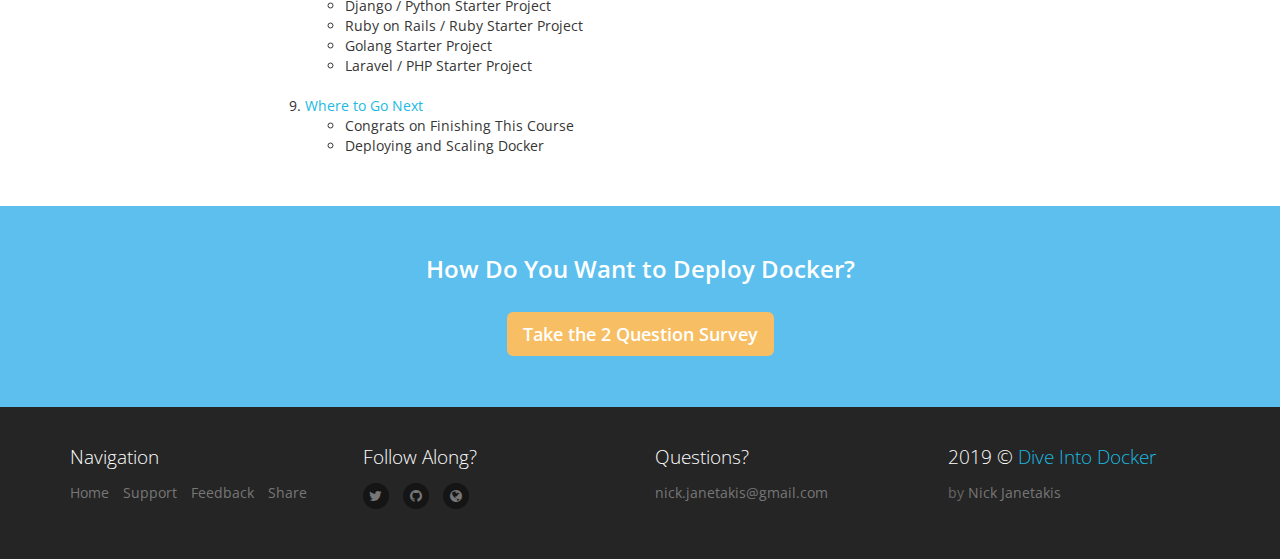
<file: notes/toc.html>
<!DOCTYPE html>
<!--[if IE 9]>         <html class="no-js lt-ie10" lang="en"> <![endif]-->
<!--[if gt IE 9]><!--> <html class="no-js" lang="en"> <!--<![endif]-->
<head>
  <meta charset="utf-8">



  <title>Table of Contents &mdash; Dive into Docker</title>

  <meta name="description" content="">
  <meta name="author" content="Nick Janetakis">
  <meta name="robots" content="noindex, nofollow">

  <meta name="viewport" content="width=device-width, initial-scale=1.0, maximum-scale=1.0, user-scalable=no">

  <link rel="icon" href="./favicon.ico" sizes="16x16 32x32" >
  <link rel="shortcut icon" href="./favicon.png">
  <link rel="apple-touch-icon" href="./favicon-57.png" sizes="57x57">
  <link rel="apple-touch-icon" href="./favicon-72.png" sizes="72x72">
  <link rel="apple-touch-icon" href="./favicon-76.png" sizes="76x76">
  <link rel="apple-touch-icon" href="./favicon-114.png" sizes="114x114">
  <link rel="apple-touch-icon" href="./favicon-120.png" sizes="120x120">
  <link rel="apple-touch-icon" href="./favicon-144.png" sizes="144x144">
  <link rel="apple-touch-icon" href="./favicon-152.png" sizes="152x152">
  <link rel="apple-touch-icon" href="./favicon-180.png" sizes="180x180">

  <link rel="stylesheet" href="./assets/css/bootstrap.min.css">
  <link rel="stylesheet" href="./assets/css/plugins.css">
  <link rel="stylesheet" href="./assets/css/main.css">
  <link rel="stylesheet" href="./assets/css/themes.css">

  <script src="./assets/js/vendor/modernizr.min.js"></script>
</head>

<body>
<div id="page-container">
  <header>
    <div class="container">
      <a href="./index.html" class="site-logo">
      <img src="./assets/img/docker-logo.png" width="43" height="35" alt="Dive Into Docker">
      <i class="gi gi-flash"></i> <strong>Dive</strong> Into <strong>Docker</strong>
      </a>
      <nav>
        <a href="javascript:void(0)" class="btn btn-default site-menu-toggle visible-xs visible-sm">
        <i class="fa fa-bars"></i>
        </a>
        <ul class="site-nav">
          <li class="visible-xs visible-sm">
            <a href="javascript:void(0)" class="site-menu-toggle text-center">
              <i class="fa fa-times"></i>
            </a>
          </li>
          <li>
           <a href="javascript:void(0)" class="site-nav-sub"><i class="fa fa-angle-down site-nav-arrow"></i>Table of contents</a>
          <ul>

            <li>
              <a href="./toc_1.html">
              1. Is Docker Right For You?
              </a>
            </li>

            <li>
              <a href="./toc_2.html">
              2. Preparing for This Course
              </a>
            </li>

            <li>
              <a href="./toc_3.html">
              3. Understanding Docker
              </a>
            </li>

            <li>
              <a href="./toc_4.html">
              4. Installing Docker
              </a>
            </li>

            <li>
              <a href="./toc_5.html">
              5. Discovering Docker
              </a>
            </li>

            <li>
              <a href="./toc_6.html">
              6. Docker in the Real World
              </a>
            </li>

            <li>
              <a href="./toc_7.html">
              7. Docker Compose in the Real World
              </a>
            </li>

            <li>
              <a href="./toc_8.html">
              8. Dockerizing Your Web Applications
              </a>
            </li>

            <li>
              <a href="./toc_9.html">
              9. Where to Go Next
              </a>
            </li>

          </ul>
          </li>
          <li>
            <a href="./support.html">Support</a>
          </li>
          <li>
            <a href="./feedback.html">Feedback</a>
          </li>
          <li>
            <a href="./share.html" class="active">Share</a>
          </li>
        </ul>
      </nav>
    </div>
  </header>




  <div class="active item">
  <section class="site-section site-section-light site-section-top themed-background-dark-default">
    <div class="container">
      <h1 class="text-center animation-slideDown hidden-xs">
        <strong>Table of Contents</strong>
      </h1>
      <h2 class="text-center animation-slideUp push hidden-xs">
        Pick a Section Below
      </h2>
    </div>
  </section>
</div>

<section class="site-content site-section">
  <div class="container">
    <div class="row">
      <div class="col-sm-8 col-sm-offset-2">
        <div class="site-block">
          <ol>

            <li>
              <a href="./toc_1.html">
                Is Docker Right For You?
              </a>
              <ul style="margin-bottom: 20px;">

                <li>Course Introduction</li>

                <li>Docker's Biggest Wins</li>

                <li>Why I Got Started With Docker</li>

                <li>Making an Informed Decision</li>

              </ul>
            </li>

            <li>
              <a href="./toc_2.html">
                Preparing for This Course
              </a>
              <ul style="margin-bottom: 20px;">

                <li>Introduction</li>

                <li>Accessing this Course's Files</li>

                <li>Asking Excellent Questions</li>

              </ul>
            </li>

            <li>
              <a href="./toc_3.html">
                Understanding Docker
              </a>
              <ul style="margin-bottom: 20px;">

                <li>Introduction</li>

                <li>Virtual Machines vs Docker Containers</li>

                <li>VMs vs Docker Containers in the Real World</li>

                <li>Visualizing Docker's Architecture</li>

              </ul>
            </li>

            <li>
              <a href="./toc_4.html">
                Installing Docker
              </a>
              <ul style="margin-bottom: 20px;">

                <li>Introduction</li>

                <li>Docker Community Edition vs Docker EE</li>

                <li>Docker Toolbox vs Docker for Mac / Windows</li>

                <li>Docker Installation Guides for All Major Platforms</li>

                <li>Verifying You Have Docker Installed</li>

              </ul>
            </li>

            <li>
              <a href="./toc_5.html">
                Discovering Docker
              </a>
              <ul style="margin-bottom: 20px;">

                <li>Introduction</li>

                <li>Hello World with Docker</li>

                <li>Docker Images and Containers</li>

                <li>Downloading and Storing Docker Images</li>

                <li>Explaining the Docker Build Process</li>

              </ul>
            </li>

            <li>
              <a href="./toc_6.html">
                Docker in the Real World
              </a>
              <ul style="margin-bottom: 20px;">

                <li>Introduction</li>

                <li>A Simple Web Application With Docker</li>

                <li>Creating a Dockerfile (Part 1)</li>

                <li>Creating a Dockerfile (Part 2)</li>

                <li>Building and Pushing Docker Images</li>

                <li>Running Docker Containers</li>

                <li>Live Code Reloading With Volumes</li>

                <li>Debugging Tips and Tricks</li>

                <li>Linking Containers With Docker Networks</li>

                <li>Persisting Data to Your Docker Host</li>

                <li>Sharing Data Between Containers</li>

                <li>Optimizing Your Docker Images</li>

                <li>Running Scripts When a Container Starts</li>

                <li>Cleaning Up After Yourself</li>

              </ul>
            </li>

            <li>
              <a href="./toc_7.html">
                Docker Compose in the Real World
              </a>
              <ul style="margin-bottom: 20px;">

                <li>Introduction</li>

                <li>Why Is It Worth Learning Docker Compose?</li>

                <li>Adding Docker Compose Support to Our Web App</li>

                <li>Managing Our Web App With Docker Compose</li>

                <li>Docker Compose API v1 / v2 / v3</li>

                <li>Managing Microservices with Docker Compose</li>

              </ul>
            </li>

            <li>
              <a href="./toc_8.html">
                Dockerizing Your Web Applications
              </a>
              <ul style="margin-bottom: 20px;">

                <li>Introduction</li>

                <li>General Tips for Dockerizing Any Web App</li>

                <li>Flask / Python Starter Project</li>

                <li>Express / NodeJS Starter Project</li>

                <li>C# / .NET Starter Project</li>

                <li>Django / Python Starter Project</li>

                <li>Ruby on Rails / Ruby Starter Project</li>

                <li>Golang Starter Project</li>

                <li>Laravel / PHP Starter Project</li>

              </ul>
            </li>

            <li>
              <a href="./toc_9.html">
                Where to Go Next
              </a>
              <ul style="margin-bottom: 20px;">

                <li>Congrats on Finishing This Course</li>

                <li>Deploying and Scaling Docker</li>

              </ul>
            </li>

          </ol>
        </div>
      </div>
    </div>
  </div>
</section>


  <section class="site-content site-section site-section-light themed-background-default">
    <div class="container">
      <h3 class="site-heading text-center"><strong>How Do You Want to Deploy Docker?</strong></h3>
      <div class="site-block text-center">
        <a target="_blank" href="https://goo.gl/forms/ah33dzNQsUEBeMq53" class="text-center btn btn-warning btn-lg">
          <strong>Take the 2 Question Survey</strong>
        </a>
      </div>
    </div>
  </section>

  <footer class="site-footer site-section">
    <div class="container">
      <div class="row">
        <div class="col-sm-6 col-md-3">
          <h4 class="footer-heading">Navigation</h4>
          <ul class="footer-nav list-inline">
            <li><a href="./index.html">Home</a></li>
            <li><a href="./support.html">Support</a></li>
            <li><a href="./feedback.html">Feedback</a></li>
            <li><a href="./share.html">Share</a></li>
          </ul>
        </div>
        <div class="col-sm-6 col-md-3">
          <h4 class="footer-heading">Follow Along?</h4>
          <ul class="footer-nav footer-nav-social list-inline">
            <li><a href="https://twitter.com/nickjanetakis" target="_blank"><i class="fa fa-twitter"></i></a></li>
            <li><a href="https://github.com/nickjj" target="_blank"><i class="fa fa-github"></i></a></li>
            <li><a href="https://nickjanetakis.com" target="_blank"><i class="fa fa-globe"></i></a></li>
          </ul>
        </div>

        <div class="col-sm-6 col-md-3">
          <h4 class="footer-heading">Questions?</h4>
          <ul class="footer-nav list-inline">
            <li><a href="mailto:nick.janetakis@gmail.com">nick.janetakis@gmail.com</a></li>
          </ul>
        </div>
        <div class="col-sm-6 col-md-3">
          <h4 class="footer-heading"><span>2019</span> &copy; <a href="https://diveintodocker.com" target="_blank">Dive Into Docker</a></h4>
          <ul class="footer-nav list-inline">
            <li>by <a href="https://nickjanetakis.com" target="_blank">Nick Janetakis</a></li>
          </ul>
        </div>
      </div>
    </div>
  </footer>
</div>

<a href="#" id="to-top"><i class="fa fa-angle-up"></i></a>

<script src="./assets/js/vendor/jquery.min.js"></script>
<script src="./assets/js/vendor/bootstrap.min.js"></script>
<script src="./assets/js/plugins.js"></script>
<script src="./assets/js/app.js"></script>
</body>
</html>
</file>
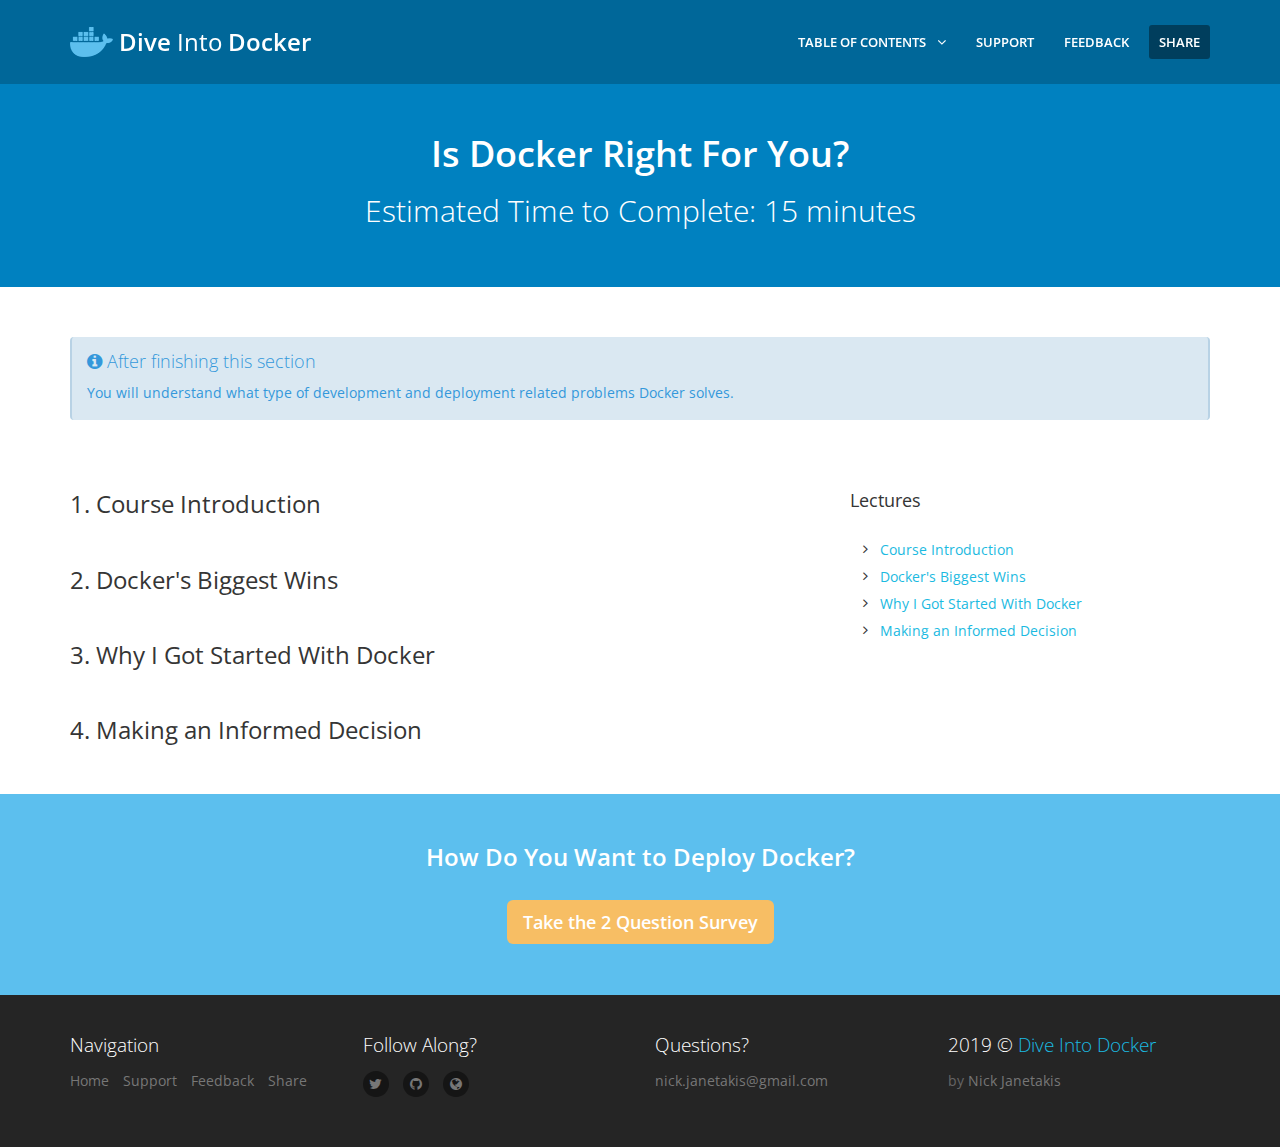
<file: notes/toc_1.html>
<!DOCTYPE html>
<!--[if IE 9]>         <html class="no-js lt-ie10" lang="en"> <![endif]-->
<!--[if gt IE 9]><!--> <html class="no-js" lang="en"> <!--<![endif]-->
<head>
  <meta charset="utf-8">



  <title>Table of contents &mdash; Dive into Docker</title>

  <meta name="description" content="">
  <meta name="author" content="Nick Janetakis">
  <meta name="robots" content="noindex, nofollow">

  <meta name="viewport" content="width=device-width, initial-scale=1.0, maximum-scale=1.0, user-scalable=no">

  <link rel="icon" href="./favicon.ico" sizes="16x16 32x32" >
  <link rel="shortcut icon" href="./favicon.png">
  <link rel="apple-touch-icon" href="./favicon-57.png" sizes="57x57">
  <link rel="apple-touch-icon" href="./favicon-72.png" sizes="72x72">
  <link rel="apple-touch-icon" href="./favicon-76.png" sizes="76x76">
  <link rel="apple-touch-icon" href="./favicon-114.png" sizes="114x114">
  <link rel="apple-touch-icon" href="./favicon-120.png" sizes="120x120">
  <link rel="apple-touch-icon" href="./favicon-144.png" sizes="144x144">
  <link rel="apple-touch-icon" href="./favicon-152.png" sizes="152x152">
  <link rel="apple-touch-icon" href="./favicon-180.png" sizes="180x180">

  <link rel="stylesheet" href="./assets/css/bootstrap.min.css">
  <link rel="stylesheet" href="./assets/css/plugins.css">
  <link rel="stylesheet" href="./assets/css/main.css">
  <link rel="stylesheet" href="./assets/css/themes.css">

  <script src="./assets/js/vendor/modernizr.min.js"></script>
</head>

<body>
<div id="page-container">
  <header>
    <div class="container">
      <a href="./index.html" class="site-logo">
      <img src="./assets/img/docker-logo.png" width="43" height="35" alt="Dive Into Docker">
      <i class="gi gi-flash"></i> <strong>Dive</strong> Into <strong>Docker</strong>
      </a>
      <nav>
        <a href="javascript:void(0)" class="btn btn-default site-menu-toggle visible-xs visible-sm">
        <i class="fa fa-bars"></i>
        </a>
        <ul class="site-nav">
          <li class="visible-xs visible-sm">
            <a href="javascript:void(0)" class="site-menu-toggle text-center">
              <i class="fa fa-times"></i>
            </a>
          </li>
          <li>
           <a href="javascript:void(0)" class="site-nav-sub"><i class="fa fa-angle-down site-nav-arrow"></i>Table of contents</a>
          <ul>

            <li>
              <a href="./toc_1.html">
              1. Is Docker Right For You?
              </a>
            </li>

            <li>
              <a href="./toc_2.html">
              2. Preparing for This Course
              </a>
            </li>

            <li>
              <a href="./toc_3.html">
              3. Understanding Docker
              </a>
            </li>

            <li>
              <a href="./toc_4.html">
              4. Installing Docker
              </a>
            </li>

            <li>
              <a href="./toc_5.html">
              5. Discovering Docker
              </a>
            </li>

            <li>
              <a href="./toc_6.html">
              6. Docker in the Real World
              </a>
            </li>

            <li>
              <a href="./toc_7.html">
              7. Docker Compose in the Real World
              </a>
            </li>

            <li>
              <a href="./toc_8.html">
              8. Dockerizing Your Web Applications
              </a>
            </li>

            <li>
              <a href="./toc_9.html">
              9. Where to Go Next
              </a>
            </li>

          </ul>
          </li>
          <li>
            <a href="./support.html">Support</a>
          </li>
          <li>
            <a href="./feedback.html">Feedback</a>
          </li>
          <li>
            <a href="./share.html" class="active">Share</a>
          </li>
        </ul>
      </nav>
    </div>
  </header>







<section class="site-section site-section-light site-section-top themed-background-dark-default">
  <div class="container text-center">
    <h1 class="animation-slideDown"><strong>Is Docker Right For You?</strong></h1>
    <h2 class="animation-slideUp">
      Estimated Time to Complete: 15 minutes
    </h2>
  </div>
</section>

<section class="site-content site-section">
  <div class="container">
    <div class="row">
      <div class="col-sm-12">
        <div class="alert alert-info">
          <h4><i class="fa fa-info-circle"></i>
            After finishing this section
          </h4>
          <p>
            You will understand what type of development and deployment related problems Docker solves.
          </p>
        </div>
      </div>
    </div>
  </div>
</section>

<section class="site-content site-section">
  <div class="container">
    <div class="row">
      <div class="col-sm-8">

        <div class="site-block">
          <a name="1"></a>
          <h3 class="site-heading">
          1. Course Introduction
          </h3>




        </div>

        <div class="site-block">
          <a name="2"></a>
          <h3 class="site-heading">
          2. Docker's Biggest Wins
          </h3>




        </div>

        <div class="site-block">
          <a name="3"></a>
          <h3 class="site-heading">
          3. Why I Got Started With Docker
          </h3>




        </div>

        <div class="site-block">
          <a name="4"></a>
          <h3 class="site-heading">
          4. Making an Informed Decision
          </h3>




        </div>

      </div>
      <div class="col-sm-4">
        <aside class="sidebar site-block">
          <div class="sidebar-block">
            <h4 class="site-heading">Lectures</h4>
            <ul class="fa-ul ul-breath">

              <li>
                <i class="fa fa-angle-right fa-li"></i>
                <a href="#1">Course Introduction</a>
              </li>

              <li>
                <i class="fa fa-angle-right fa-li"></i>
                <a href="#2">Docker's Biggest Wins</a>
              </li>

              <li>
                <i class="fa fa-angle-right fa-li"></i>
                <a href="#3">Why I Got Started With Docker</a>
              </li>

              <li>
                <i class="fa fa-angle-right fa-li"></i>
                <a href="#4">Making an Informed Decision</a>
              </li>

            </ul>
          </div>
        </aside>
      </div>
    </div>
  </div>
</section>


  <section class="site-content site-section site-section-light themed-background-default">
    <div class="container">
      <h3 class="site-heading text-center"><strong>How Do You Want to Deploy Docker?</strong></h3>
      <div class="site-block text-center">
        <a target="_blank" href="https://goo.gl/forms/ah33dzNQsUEBeMq53" class="text-center btn btn-warning btn-lg">
          <strong>Take the 2 Question Survey</strong>
        </a>
      </div>
    </div>
  </section>

  <footer class="site-footer site-section">
    <div class="container">
      <div class="row">
        <div class="col-sm-6 col-md-3">
          <h4 class="footer-heading">Navigation</h4>
          <ul class="footer-nav list-inline">
            <li><a href="./index.html">Home</a></li>
            <li><a href="./support.html">Support</a></li>
            <li><a href="./feedback.html">Feedback</a></li>
            <li><a href="./share.html">Share</a></li>
          </ul>
        </div>
        <div class="col-sm-6 col-md-3">
          <h4 class="footer-heading">Follow Along?</h4>
          <ul class="footer-nav footer-nav-social list-inline">
            <li><a href="https://twitter.com/nickjanetakis" target="_blank"><i class="fa fa-twitter"></i></a></li>
            <li><a href="https://github.com/nickjj" target="_blank"><i class="fa fa-github"></i></a></li>
            <li><a href="https://nickjanetakis.com" target="_blank"><i class="fa fa-globe"></i></a></li>
          </ul>
        </div>

        <div class="col-sm-6 col-md-3">
          <h4 class="footer-heading">Questions?</h4>
          <ul class="footer-nav list-inline">
            <li><a href="mailto:nick.janetakis@gmail.com">nick.janetakis@gmail.com</a></li>
          </ul>
        </div>
        <div class="col-sm-6 col-md-3">
          <h4 class="footer-heading"><span>2019</span> &copy; <a href="https://diveintodocker.com" target="_blank">Dive Into Docker</a></h4>
          <ul class="footer-nav list-inline">
            <li>by <a href="https://nickjanetakis.com" target="_blank">Nick Janetakis</a></li>
          </ul>
        </div>
      </div>
    </div>
  </footer>
</div>

<a href="#" id="to-top"><i class="fa fa-angle-up"></i></a>

<script src="./assets/js/vendor/jquery.min.js"></script>
<script src="./assets/js/vendor/bootstrap.min.js"></script>
<script src="./assets/js/plugins.js"></script>
<script src="./assets/js/app.js"></script>
</body>
</html>
</file>
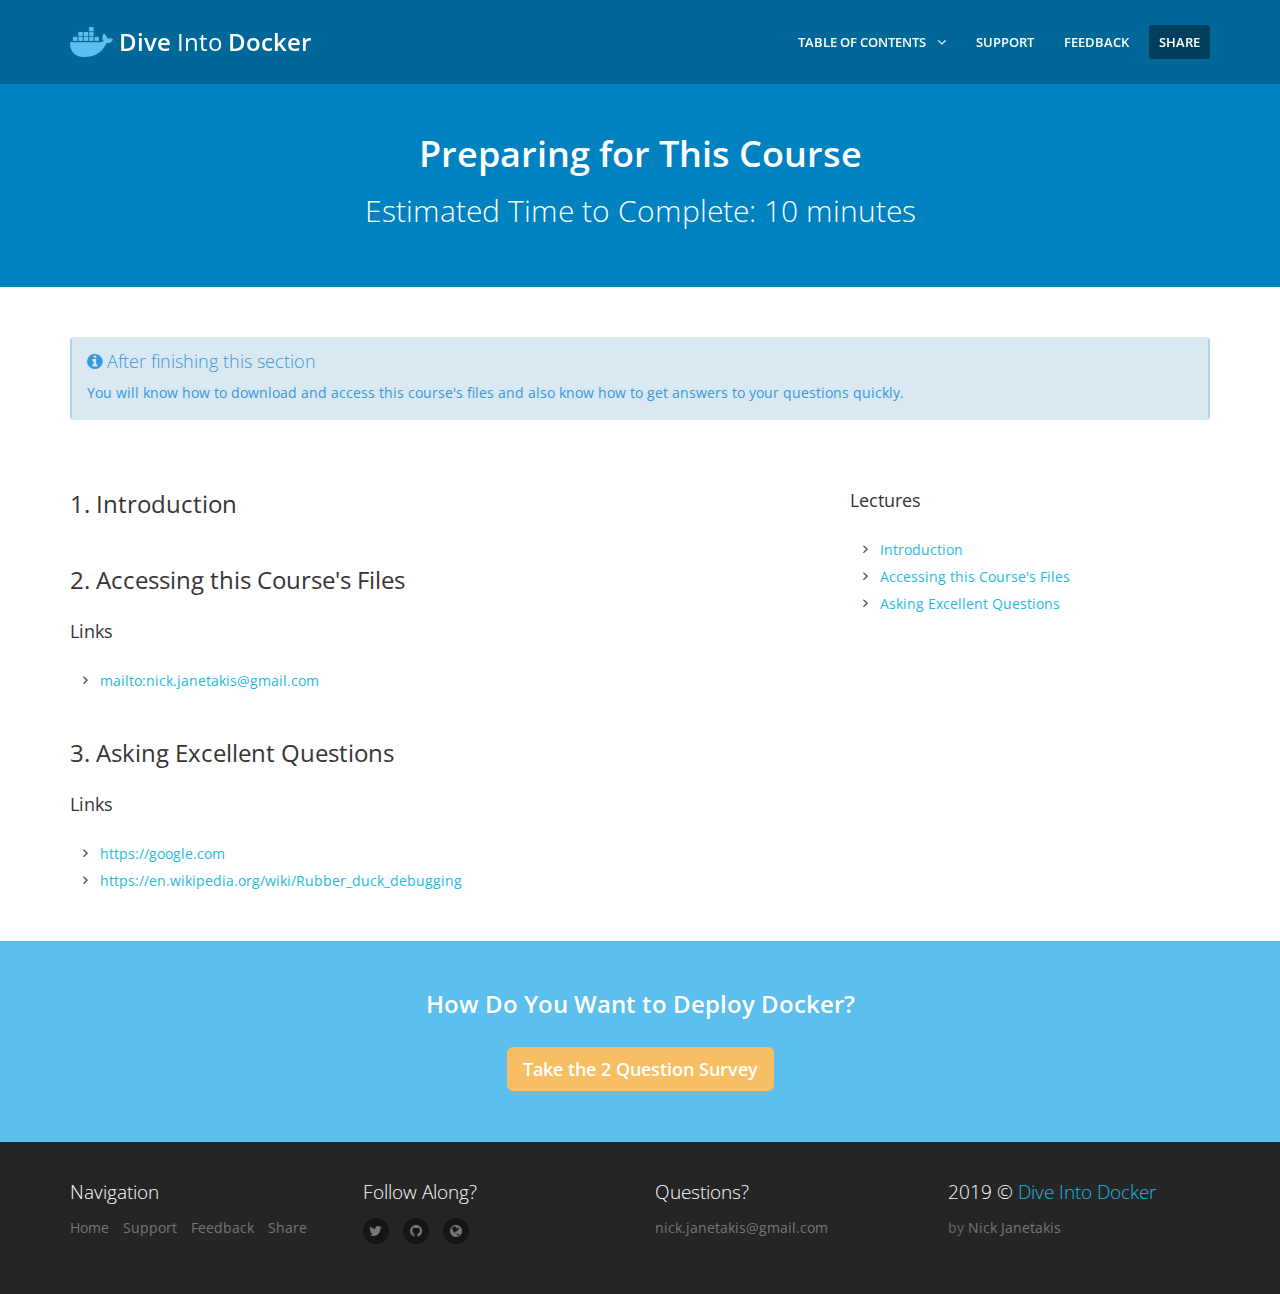
<file: notes/toc_2.html>
<!DOCTYPE html>
<!--[if IE 9]>         <html class="no-js lt-ie10" lang="en"> <![endif]-->
<!--[if gt IE 9]><!--> <html class="no-js" lang="en"> <!--<![endif]-->
<head>
  <meta charset="utf-8">



  <title>Table of contents &mdash; Dive into Docker</title>

  <meta name="description" content="">
  <meta name="author" content="Nick Janetakis">
  <meta name="robots" content="noindex, nofollow">

  <meta name="viewport" content="width=device-width, initial-scale=1.0, maximum-scale=1.0, user-scalable=no">

  <link rel="icon" href="./favicon.ico" sizes="16x16 32x32" >
  <link rel="shortcut icon" href="./favicon.png">
  <link rel="apple-touch-icon" href="./favicon-57.png" sizes="57x57">
  <link rel="apple-touch-icon" href="./favicon-72.png" sizes="72x72">
  <link rel="apple-touch-icon" href="./favicon-76.png" sizes="76x76">
  <link rel="apple-touch-icon" href="./favicon-114.png" sizes="114x114">
  <link rel="apple-touch-icon" href="./favicon-120.png" sizes="120x120">
  <link rel="apple-touch-icon" href="./favicon-144.png" sizes="144x144">
  <link rel="apple-touch-icon" href="./favicon-152.png" sizes="152x152">
  <link rel="apple-touch-icon" href="./favicon-180.png" sizes="180x180">

  <link rel="stylesheet" href="./assets/css/bootstrap.min.css">
  <link rel="stylesheet" href="./assets/css/plugins.css">
  <link rel="stylesheet" href="./assets/css/main.css">
  <link rel="stylesheet" href="./assets/css/themes.css">

  <script src="./assets/js/vendor/modernizr.min.js"></script>
</head>

<body>
<div id="page-container">
  <header>
    <div class="container">
      <a href="./index.html" class="site-logo">
      <img src="./assets/img/docker-logo.png" width="43" height="35" alt="Dive Into Docker">
      <i class="gi gi-flash"></i> <strong>Dive</strong> Into <strong>Docker</strong>
      </a>
      <nav>
        <a href="javascript:void(0)" class="btn btn-default site-menu-toggle visible-xs visible-sm">
        <i class="fa fa-bars"></i>
        </a>
        <ul class="site-nav">
          <li class="visible-xs visible-sm">
            <a href="javascript:void(0)" class="site-menu-toggle text-center">
              <i class="fa fa-times"></i>
            </a>
          </li>
          <li>
           <a href="javascript:void(0)" class="site-nav-sub"><i class="fa fa-angle-down site-nav-arrow"></i>Table of contents</a>
          <ul>

            <li>
              <a href="./toc_1.html">
              1. Is Docker Right For You?
              </a>
            </li>

            <li>
              <a href="./toc_2.html">
              2. Preparing for This Course
              </a>
            </li>

            <li>
              <a href="./toc_3.html">
              3. Understanding Docker
              </a>
            </li>

            <li>
              <a href="./toc_4.html">
              4. Installing Docker
              </a>
            </li>

            <li>
              <a href="./toc_5.html">
              5. Discovering Docker
              </a>
            </li>

            <li>
              <a href="./toc_6.html">
              6. Docker in the Real World
              </a>
            </li>

            <li>
              <a href="./toc_7.html">
              7. Docker Compose in the Real World
              </a>
            </li>

            <li>
              <a href="./toc_8.html">
              8. Dockerizing Your Web Applications
              </a>
            </li>

            <li>
              <a href="./toc_9.html">
              9. Where to Go Next
              </a>
            </li>

          </ul>
          </li>
          <li>
            <a href="./support.html">Support</a>
          </li>
          <li>
            <a href="./feedback.html">Feedback</a>
          </li>
          <li>
            <a href="./share.html" class="active">Share</a>
          </li>
        </ul>
      </nav>
    </div>
  </header>







<section class="site-section site-section-light site-section-top themed-background-dark-default">
  <div class="container text-center">
    <h1 class="animation-slideDown"><strong>Preparing for This Course</strong></h1>
    <h2 class="animation-slideUp">
      Estimated Time to Complete: 10 minutes
    </h2>
  </div>
</section>

<section class="site-content site-section">
  <div class="container">
    <div class="row">
      <div class="col-sm-12">
        <div class="alert alert-info">
          <h4><i class="fa fa-info-circle"></i>
            After finishing this section
          </h4>
          <p>
            You will know how to download and access this course's files and also know how to get answers to your questions quickly.
          </p>
        </div>
      </div>
    </div>
  </div>
</section>

<section class="site-content site-section">
  <div class="container">
    <div class="row">
      <div class="col-sm-8">

        <div class="site-block">
          <a name="1"></a>
          <h3 class="site-heading">
          1. Introduction
          </h3>




        </div>

        <div class="site-block">
          <a name="2"></a>
          <h3 class="site-heading">
          2. Accessing this Course's Files
          </h3>


          <h4 class="site-heading">Links</h4>
          <ul class="fa-ul ul-breath">

            <li>
              <i class="fa fa-angle-right fa-li"></i>
              <a href="mailto:nick.janetakis@gmail.com" target="_blank">mailto:nick.janetakis@gmail.com</a>
            </li>

          </ul>



        </div>

        <div class="site-block">
          <a name="3"></a>
          <h3 class="site-heading">
          3. Asking Excellent Questions
          </h3>


          <h4 class="site-heading">Links</h4>
          <ul class="fa-ul ul-breath">

            <li>
              <i class="fa fa-angle-right fa-li"></i>
              <a href="https://google.com" target="_blank">https://google.com</a>
            </li>

            <li>
              <i class="fa fa-angle-right fa-li"></i>
              <a href="https://en.wikipedia.org/wiki/Rubber_duck_debugging" target="_blank">https://en.wikipedia.org/wiki/Rubber_duck_debugging</a>
            </li>

          </ul>



        </div>

      </div>
      <div class="col-sm-4">
        <aside class="sidebar site-block">
          <div class="sidebar-block">
            <h4 class="site-heading">Lectures</h4>
            <ul class="fa-ul ul-breath">

              <li>
                <i class="fa fa-angle-right fa-li"></i>
                <a href="#1">Introduction</a>
              </li>

              <li>
                <i class="fa fa-angle-right fa-li"></i>
                <a href="#2">Accessing this Course's Files</a>
              </li>

              <li>
                <i class="fa fa-angle-right fa-li"></i>
                <a href="#3">Asking Excellent Questions</a>
              </li>

            </ul>
          </div>
        </aside>
      </div>
    </div>
  </div>
</section>


  <section class="site-content site-section site-section-light themed-background-default">
    <div class="container">
      <h3 class="site-heading text-center"><strong>How Do You Want to Deploy Docker?</strong></h3>
      <div class="site-block text-center">
        <a target="_blank" href="https://goo.gl/forms/ah33dzNQsUEBeMq53" class="text-center btn btn-warning btn-lg">
          <strong>Take the 2 Question Survey</strong>
        </a>
      </div>
    </div>
  </section>

  <footer class="site-footer site-section">
    <div class="container">
      <div class="row">
        <div class="col-sm-6 col-md-3">
          <h4 class="footer-heading">Navigation</h4>
          <ul class="footer-nav list-inline">
            <li><a href="./index.html">Home</a></li>
            <li><a href="./support.html">Support</a></li>
            <li><a href="./feedback.html">Feedback</a></li>
            <li><a href="./share.html">Share</a></li>
          </ul>
        </div>
        <div class="col-sm-6 col-md-3">
          <h4 class="footer-heading">Follow Along?</h4>
          <ul class="footer-nav footer-nav-social list-inline">
            <li><a href="https://twitter.com/nickjanetakis" target="_blank"><i class="fa fa-twitter"></i></a></li>
            <li><a href="https://github.com/nickjj" target="_blank"><i class="fa fa-github"></i></a></li>
            <li><a href="https://nickjanetakis.com" target="_blank"><i class="fa fa-globe"></i></a></li>
          </ul>
        </div>

        <div class="col-sm-6 col-md-3">
          <h4 class="footer-heading">Questions?</h4>
          <ul class="footer-nav list-inline">
            <li><a href="mailto:nick.janetakis@gmail.com">nick.janetakis@gmail.com</a></li>
          </ul>
        </div>
        <div class="col-sm-6 col-md-3">
          <h4 class="footer-heading"><span>2019</span> &copy; <a href="https://diveintodocker.com" target="_blank">Dive Into Docker</a></h4>
          <ul class="footer-nav list-inline">
            <li>by <a href="https://nickjanetakis.com" target="_blank">Nick Janetakis</a></li>
          </ul>
        </div>
      </div>
    </div>
  </footer>
</div>

<a href="#" id="to-top"><i class="fa fa-angle-up"></i></a>

<script src="./assets/js/vendor/jquery.min.js"></script>
<script src="./assets/js/vendor/bootstrap.min.js"></script>
<script src="./assets/js/plugins.js"></script>
<script src="./assets/js/app.js"></script>
</body>
</html>
</file>
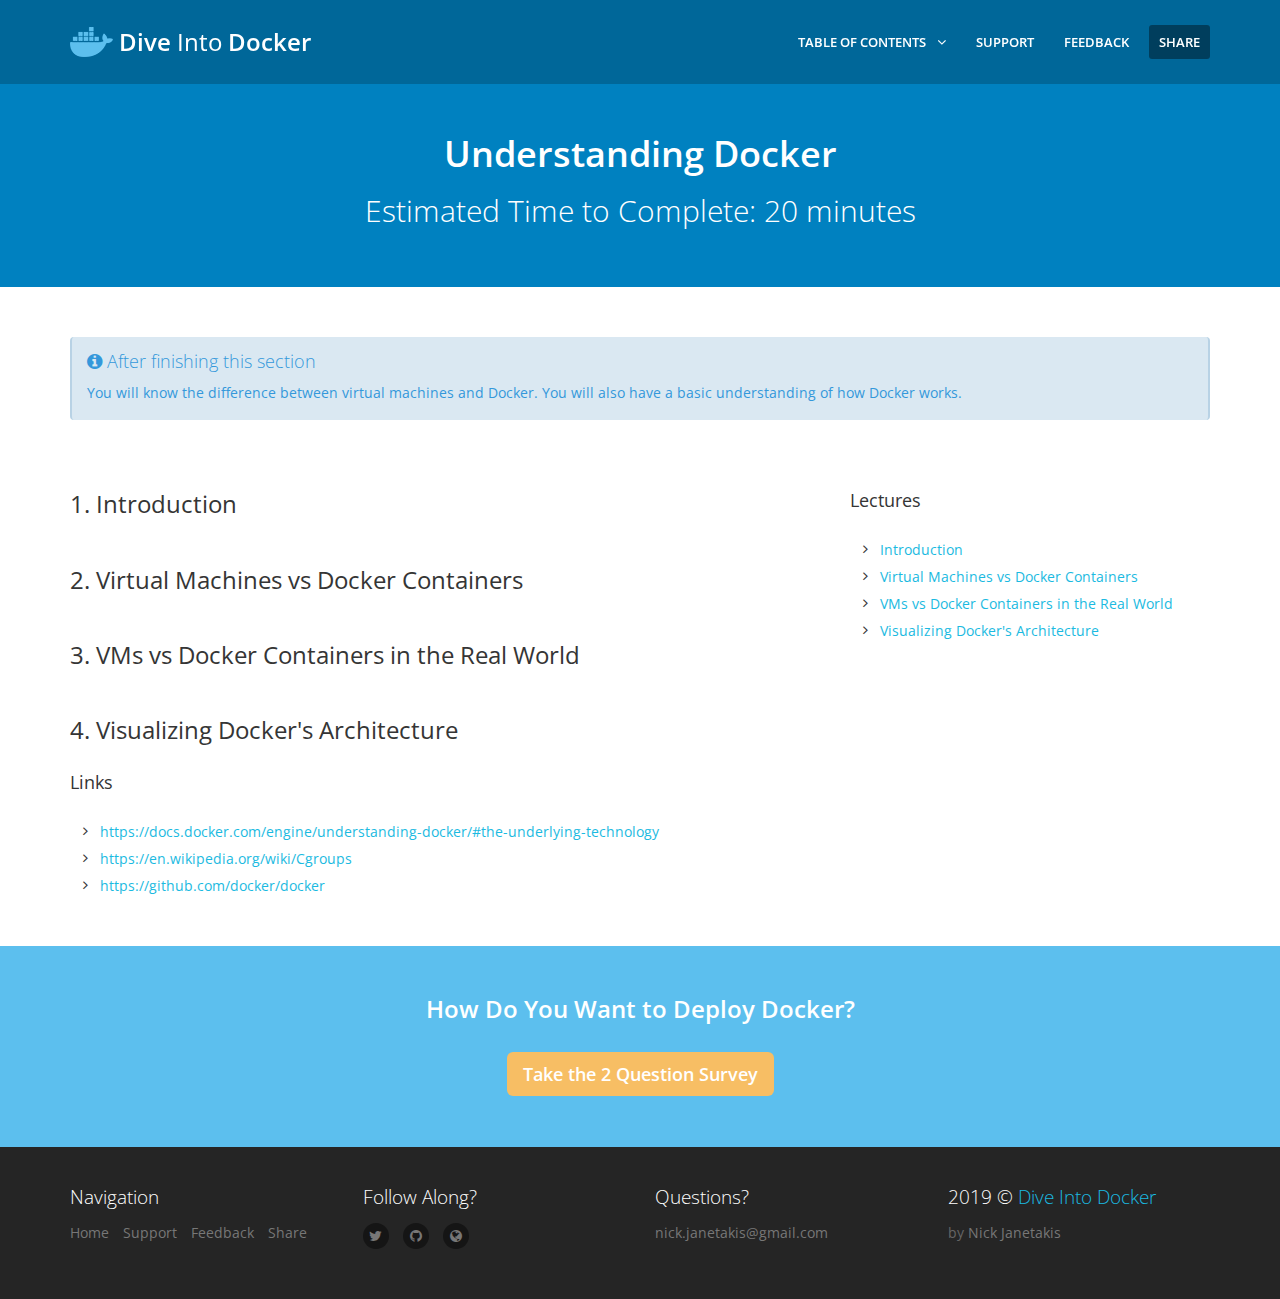
<file: notes/toc_3.html>
<!DOCTYPE html>
<!--[if IE 9]>         <html class="no-js lt-ie10" lang="en"> <![endif]-->
<!--[if gt IE 9]><!--> <html class="no-js" lang="en"> <!--<![endif]-->
<head>
  <meta charset="utf-8">



  <title>Table of contents &mdash; Dive into Docker</title>

  <meta name="description" content="">
  <meta name="author" content="Nick Janetakis">
  <meta name="robots" content="noindex, nofollow">

  <meta name="viewport" content="width=device-width, initial-scale=1.0, maximum-scale=1.0, user-scalable=no">

  <link rel="icon" href="./favicon.ico" sizes="16x16 32x32" >
  <link rel="shortcut icon" href="./favicon.png">
  <link rel="apple-touch-icon" href="./favicon-57.png" sizes="57x57">
  <link rel="apple-touch-icon" href="./favicon-72.png" sizes="72x72">
  <link rel="apple-touch-icon" href="./favicon-76.png" sizes="76x76">
  <link rel="apple-touch-icon" href="./favicon-114.png" sizes="114x114">
  <link rel="apple-touch-icon" href="./favicon-120.png" sizes="120x120">
  <link rel="apple-touch-icon" href="./favicon-144.png" sizes="144x144">
  <link rel="apple-touch-icon" href="./favicon-152.png" sizes="152x152">
  <link rel="apple-touch-icon" href="./favicon-180.png" sizes="180x180">

  <link rel="stylesheet" href="./assets/css/bootstrap.min.css">
  <link rel="stylesheet" href="./assets/css/plugins.css">
  <link rel="stylesheet" href="./assets/css/main.css">
  <link rel="stylesheet" href="./assets/css/themes.css">

  <script src="./assets/js/vendor/modernizr.min.js"></script>
</head>

<body>
<div id="page-container">
  <header>
    <div class="container">
      <a href="./index.html" class="site-logo">
      <img src="./assets/img/docker-logo.png" width="43" height="35" alt="Dive Into Docker">
      <i class="gi gi-flash"></i> <strong>Dive</strong> Into <strong>Docker</strong>
      </a>
      <nav>
        <a href="javascript:void(0)" class="btn btn-default site-menu-toggle visible-xs visible-sm">
        <i class="fa fa-bars"></i>
        </a>
        <ul class="site-nav">
          <li class="visible-xs visible-sm">
            <a href="javascript:void(0)" class="site-menu-toggle text-center">
              <i class="fa fa-times"></i>
            </a>
          </li>
          <li>
           <a href="javascript:void(0)" class="site-nav-sub"><i class="fa fa-angle-down site-nav-arrow"></i>Table of contents</a>
          <ul>

            <li>
              <a href="./toc_1.html">
              1. Is Docker Right For You?
              </a>
            </li>

            <li>
              <a href="./toc_2.html">
              2. Preparing for This Course
              </a>
            </li>

            <li>
              <a href="./toc_3.html">
              3. Understanding Docker
              </a>
            </li>

            <li>
              <a href="./toc_4.html">
              4. Installing Docker
              </a>
            </li>

            <li>
              <a href="./toc_5.html">
              5. Discovering Docker
              </a>
            </li>

            <li>
              <a href="./toc_6.html">
              6. Docker in the Real World
              </a>
            </li>

            <li>
              <a href="./toc_7.html">
              7. Docker Compose in the Real World
              </a>
            </li>

            <li>
              <a href="./toc_8.html">
              8. Dockerizing Your Web Applications
              </a>
            </li>

            <li>
              <a href="./toc_9.html">
              9. Where to Go Next
              </a>
            </li>

          </ul>
          </li>
          <li>
            <a href="./support.html">Support</a>
          </li>
          <li>
            <a href="./feedback.html">Feedback</a>
          </li>
          <li>
            <a href="./share.html" class="active">Share</a>
          </li>
        </ul>
      </nav>
    </div>
  </header>







<section class="site-section site-section-light site-section-top themed-background-dark-default">
  <div class="container text-center">
    <h1 class="animation-slideDown"><strong>Understanding Docker</strong></h1>
    <h2 class="animation-slideUp">
      Estimated Time to Complete: 20 minutes
    </h2>
  </div>
</section>

<section class="site-content site-section">
  <div class="container">
    <div class="row">
      <div class="col-sm-12">
        <div class="alert alert-info">
          <h4><i class="fa fa-info-circle"></i>
            After finishing this section
          </h4>
          <p>
            You will know the difference between virtual machines and Docker. You will also have a basic understanding of how Docker works.
          </p>
        </div>
      </div>
    </div>
  </div>
</section>

<section class="site-content site-section">
  <div class="container">
    <div class="row">
      <div class="col-sm-8">

        <div class="site-block">
          <a name="1"></a>
          <h3 class="site-heading">
          1. Introduction
          </h3>




        </div>

        <div class="site-block">
          <a name="2"></a>
          <h3 class="site-heading">
          2. Virtual Machines vs Docker Containers
          </h3>




        </div>

        <div class="site-block">
          <a name="3"></a>
          <h3 class="site-heading">
          3. VMs vs Docker Containers in the Real World
          </h3>




        </div>

        <div class="site-block">
          <a name="4"></a>
          <h3 class="site-heading">
          4. Visualizing Docker's Architecture
          </h3>


          <h4 class="site-heading">Links</h4>
          <ul class="fa-ul ul-breath">

            <li>
              <i class="fa fa-angle-right fa-li"></i>
              <a href="https://docs.docker.com/engine/understanding-docker/#the-underlying-technology" target="_blank">https://docs.docker.com/engine/understanding-docker/#the-underlying-technology</a>
            </li>

            <li>
              <i class="fa fa-angle-right fa-li"></i>
              <a href="https://en.wikipedia.org/wiki/Cgroups" target="_blank">https://en.wikipedia.org/wiki/Cgroups</a>
            </li>

            <li>
              <i class="fa fa-angle-right fa-li"></i>
              <a href="https://github.com/docker/docker" target="_blank">https://github.com/docker/docker</a>
            </li>

          </ul>



        </div>

      </div>
      <div class="col-sm-4">
        <aside class="sidebar site-block">
          <div class="sidebar-block">
            <h4 class="site-heading">Lectures</h4>
            <ul class="fa-ul ul-breath">

              <li>
                <i class="fa fa-angle-right fa-li"></i>
                <a href="#1">Introduction</a>
              </li>

              <li>
                <i class="fa fa-angle-right fa-li"></i>
                <a href="#2">Virtual Machines vs Docker Containers</a>
              </li>

              <li>
                <i class="fa fa-angle-right fa-li"></i>
                <a href="#3">VMs vs Docker Containers in the Real World</a>
              </li>

              <li>
                <i class="fa fa-angle-right fa-li"></i>
                <a href="#4">Visualizing Docker's Architecture</a>
              </li>

            </ul>
          </div>
        </aside>
      </div>
    </div>
  </div>
</section>


  <section class="site-content site-section site-section-light themed-background-default">
    <div class="container">
      <h3 class="site-heading text-center"><strong>How Do You Want to Deploy Docker?</strong></h3>
      <div class="site-block text-center">
        <a target="_blank" href="https://goo.gl/forms/ah33dzNQsUEBeMq53" class="text-center btn btn-warning btn-lg">
          <strong>Take the 2 Question Survey</strong>
        </a>
      </div>
    </div>
  </section>

  <footer class="site-footer site-section">
    <div class="container">
      <div class="row">
        <div class="col-sm-6 col-md-3">
          <h4 class="footer-heading">Navigation</h4>
          <ul class="footer-nav list-inline">
            <li><a href="./index.html">Home</a></li>
            <li><a href="./support.html">Support</a></li>
            <li><a href="./feedback.html">Feedback</a></li>
            <li><a href="./share.html">Share</a></li>
          </ul>
        </div>
        <div class="col-sm-6 col-md-3">
          <h4 class="footer-heading">Follow Along?</h4>
          <ul class="footer-nav footer-nav-social list-inline">
            <li><a href="https://twitter.com/nickjanetakis" target="_blank"><i class="fa fa-twitter"></i></a></li>
            <li><a href="https://github.com/nickjj" target="_blank"><i class="fa fa-github"></i></a></li>
            <li><a href="https://nickjanetakis.com" target="_blank"><i class="fa fa-globe"></i></a></li>
          </ul>
        </div>

        <div class="col-sm-6 col-md-3">
          <h4 class="footer-heading">Questions?</h4>
          <ul class="footer-nav list-inline">
            <li><a href="mailto:nick.janetakis@gmail.com">nick.janetakis@gmail.com</a></li>
          </ul>
        </div>
        <div class="col-sm-6 col-md-3">
          <h4 class="footer-heading"><span>2019</span> &copy; <a href="https://diveintodocker.com" target="_blank">Dive Into Docker</a></h4>
          <ul class="footer-nav list-inline">
            <li>by <a href="https://nickjanetakis.com" target="_blank">Nick Janetakis</a></li>
          </ul>
        </div>
      </div>
    </div>
  </footer>
</div>

<a href="#" id="to-top"><i class="fa fa-angle-up"></i></a>

<script src="./assets/js/vendor/jquery.min.js"></script>
<script src="./assets/js/vendor/bootstrap.min.js"></script>
<script src="./assets/js/plugins.js"></script>
<script src="./assets/js/app.js"></script>
</body>
</html>
</file>
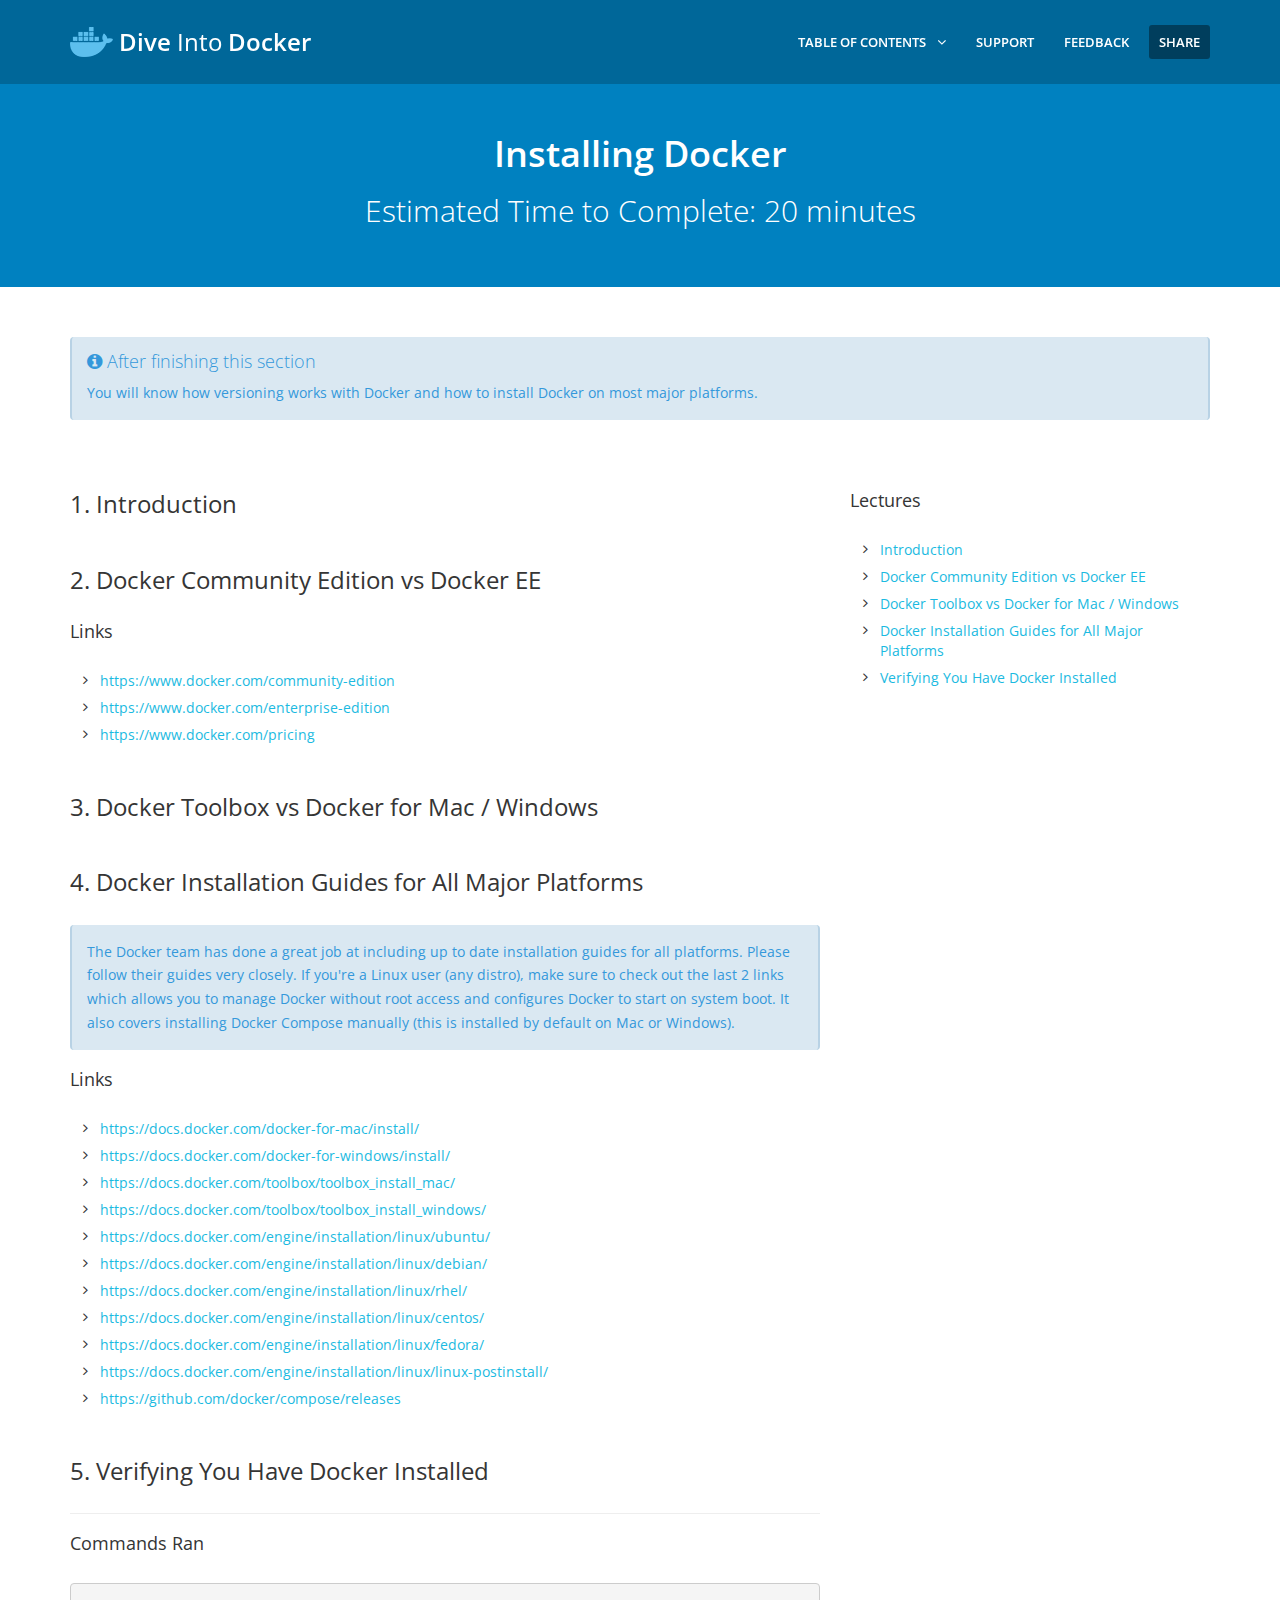
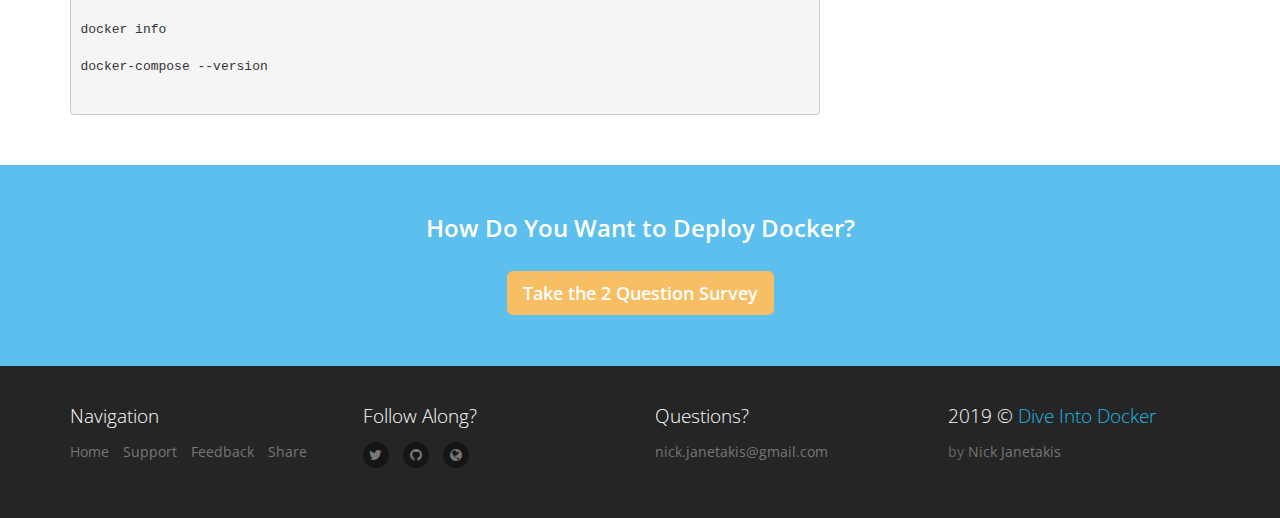
<file: notes/toc_4.html>
<!DOCTYPE html>
<!--[if IE 9]>         <html class="no-js lt-ie10" lang="en"> <![endif]-->
<!--[if gt IE 9]><!--> <html class="no-js" lang="en"> <!--<![endif]-->
<head>
  <meta charset="utf-8">



  <title>Table of contents &mdash; Dive into Docker</title>

  <meta name="description" content="">
  <meta name="author" content="Nick Janetakis">
  <meta name="robots" content="noindex, nofollow">

  <meta name="viewport" content="width=device-width, initial-scale=1.0, maximum-scale=1.0, user-scalable=no">

  <link rel="icon" href="./favicon.ico" sizes="16x16 32x32" >
  <link rel="shortcut icon" href="./favicon.png">
  <link rel="apple-touch-icon" href="./favicon-57.png" sizes="57x57">
  <link rel="apple-touch-icon" href="./favicon-72.png" sizes="72x72">
  <link rel="apple-touch-icon" href="./favicon-76.png" sizes="76x76">
  <link rel="apple-touch-icon" href="./favicon-114.png" sizes="114x114">
  <link rel="apple-touch-icon" href="./favicon-120.png" sizes="120x120">
  <link rel="apple-touch-icon" href="./favicon-144.png" sizes="144x144">
  <link rel="apple-touch-icon" href="./favicon-152.png" sizes="152x152">
  <link rel="apple-touch-icon" href="./favicon-180.png" sizes="180x180">

  <link rel="stylesheet" href="./assets/css/bootstrap.min.css">
  <link rel="stylesheet" href="./assets/css/plugins.css">
  <link rel="stylesheet" href="./assets/css/main.css">
  <link rel="stylesheet" href="./assets/css/themes.css">

  <script src="./assets/js/vendor/modernizr.min.js"></script>
</head>

<body>
<div id="page-container">
  <header>
    <div class="container">
      <a href="./index.html" class="site-logo">
      <img src="./assets/img/docker-logo.png" width="43" height="35" alt="Dive Into Docker">
      <i class="gi gi-flash"></i> <strong>Dive</strong> Into <strong>Docker</strong>
      </a>
      <nav>
        <a href="javascript:void(0)" class="btn btn-default site-menu-toggle visible-xs visible-sm">
        <i class="fa fa-bars"></i>
        </a>
        <ul class="site-nav">
          <li class="visible-xs visible-sm">
            <a href="javascript:void(0)" class="site-menu-toggle text-center">
              <i class="fa fa-times"></i>
            </a>
          </li>
          <li>
           <a href="javascript:void(0)" class="site-nav-sub"><i class="fa fa-angle-down site-nav-arrow"></i>Table of contents</a>
          <ul>

            <li>
              <a href="./toc_1.html">
              1. Is Docker Right For You?
              </a>
            </li>

            <li>
              <a href="./toc_2.html">
              2. Preparing for This Course
              </a>
            </li>

            <li>
              <a href="./toc_3.html">
              3. Understanding Docker
              </a>
            </li>

            <li>
              <a href="./toc_4.html">
              4. Installing Docker
              </a>
            </li>

            <li>
              <a href="./toc_5.html">
              5. Discovering Docker
              </a>
            </li>

            <li>
              <a href="./toc_6.html">
              6. Docker in the Real World
              </a>
            </li>

            <li>
              <a href="./toc_7.html">
              7. Docker Compose in the Real World
              </a>
            </li>

            <li>
              <a href="./toc_8.html">
              8. Dockerizing Your Web Applications
              </a>
            </li>

            <li>
              <a href="./toc_9.html">
              9. Where to Go Next
              </a>
            </li>

          </ul>
          </li>
          <li>
            <a href="./support.html">Support</a>
          </li>
          <li>
            <a href="./feedback.html">Feedback</a>
          </li>
          <li>
            <a href="./share.html" class="active">Share</a>
          </li>
        </ul>
      </nav>
    </div>
  </header>







<section class="site-section site-section-light site-section-top themed-background-dark-default">
  <div class="container text-center">
    <h1 class="animation-slideDown"><strong>Installing Docker</strong></h1>
    <h2 class="animation-slideUp">
      Estimated Time to Complete: 20 minutes
    </h2>
  </div>
</section>

<section class="site-content site-section">
  <div class="container">
    <div class="row">
      <div class="col-sm-12">
        <div class="alert alert-info">
          <h4><i class="fa fa-info-circle"></i>
            After finishing this section
          </h4>
          <p>
            You will know how versioning works with Docker and how to install Docker on most major platforms.
          </p>
        </div>
      </div>
    </div>
  </div>
</section>

<section class="site-content site-section">
  <div class="container">
    <div class="row">
      <div class="col-sm-8">

        <div class="site-block">
          <a name="1"></a>
          <h3 class="site-heading">
          1. Introduction
          </h3>




        </div>

        <div class="site-block">
          <a name="2"></a>
          <h3 class="site-heading">
          2. Docker Community Edition vs Docker EE
          </h3>


          <h4 class="site-heading">Links</h4>
          <ul class="fa-ul ul-breath">

            <li>
              <i class="fa fa-angle-right fa-li"></i>
              <a href="https://www.docker.com/community-edition" target="_blank">https://www.docker.com/community-edition</a>
            </li>

            <li>
              <i class="fa fa-angle-right fa-li"></i>
              <a href="https://www.docker.com/enterprise-edition" target="_blank">https://www.docker.com/enterprise-edition</a>
            </li>

            <li>
              <i class="fa fa-angle-right fa-li"></i>
              <a href="https://www.docker.com/pricing" target="_blank">https://www.docker.com/pricing</a>
            </li>

          </ul>



        </div>

        <div class="site-block">
          <a name="3"></a>
          <h3 class="site-heading">
          3. Docker Toolbox vs Docker for Mac / Windows
          </h3>




        </div>

        <div class="site-block">
          <a name="4"></a>
          <h3 class="site-heading">
          4. Docker Installation Guides for All Major Platforms
          </h3>

            <div class="alert alert-info">
              <p>
                The Docker team has done a great job at including up to date installation guides for all platforms. Please follow their guides very closely. If you're a Linux user (any distro), make sure to check out the last 2 links which allows you to manage Docker without root access and configures Docker to start on system boot. It also covers installing Docker Compose manually (this is installed by default on  Mac or Windows).
              </p>
            </div>


          <h4 class="site-heading">Links</h4>
          <ul class="fa-ul ul-breath">

            <li>
              <i class="fa fa-angle-right fa-li"></i>
              <a href="https://docs.docker.com/docker-for-mac/install/" target="_blank">https://docs.docker.com/docker-for-mac/install/</a>
            </li>

            <li>
              <i class="fa fa-angle-right fa-li"></i>
              <a href="https://docs.docker.com/docker-for-windows/install/" target="_blank">https://docs.docker.com/docker-for-windows/install/</a>
            </li>

            <li>
              <i class="fa fa-angle-right fa-li"></i>
              <a href="https://docs.docker.com/toolbox/toolbox_install_mac/" target="_blank">https://docs.docker.com/toolbox/toolbox_install_mac/</a>
            </li>

            <li>
              <i class="fa fa-angle-right fa-li"></i>
              <a href="https://docs.docker.com/toolbox/toolbox_install_windows/" target="_blank">https://docs.docker.com/toolbox/toolbox_install_windows/</a>
            </li>

            <li>
              <i class="fa fa-angle-right fa-li"></i>
              <a href="https://docs.docker.com/engine/installation/linux/ubuntu/" target="_blank">https://docs.docker.com/engine/installation/linux/ubuntu/</a>
            </li>

            <li>
              <i class="fa fa-angle-right fa-li"></i>
              <a href="https://docs.docker.com/engine/installation/linux/debian/" target="_blank">https://docs.docker.com/engine/installation/linux/debian/</a>
            </li>

            <li>
              <i class="fa fa-angle-right fa-li"></i>
              <a href="https://docs.docker.com/engine/installation/linux/rhel/" target="_blank">https://docs.docker.com/engine/installation/linux/rhel/</a>
            </li>

            <li>
              <i class="fa fa-angle-right fa-li"></i>
              <a href="https://docs.docker.com/engine/installation/linux/centos/" target="_blank">https://docs.docker.com/engine/installation/linux/centos/</a>
            </li>

            <li>
              <i class="fa fa-angle-right fa-li"></i>
              <a href="https://docs.docker.com/engine/installation/linux/fedora/" target="_blank">https://docs.docker.com/engine/installation/linux/fedora/</a>
            </li>

            <li>
              <i class="fa fa-angle-right fa-li"></i>
              <a href="https://docs.docker.com/engine/installation/linux/linux-postinstall/" target="_blank">https://docs.docker.com/engine/installation/linux/linux-postinstall/</a>
            </li>

            <li>
              <i class="fa fa-angle-right fa-li"></i>
              <a href="https://github.com/docker/compose/releases" target="_blank">https://github.com/docker/compose/releases</a>
            </li>

          </ul>



        </div>

        <div class="site-block">
          <a name="5"></a>
          <h3 class="site-heading">
          5. Verifying You Have Docker Installed
          </h3>



          <hr>
          <h4 class="site-heading">Commands Ran</h4>
          <pre><code>

docker info

docker-compose --version

          </code></pre>


        </div>

      </div>
      <div class="col-sm-4">
        <aside class="sidebar site-block">
          <div class="sidebar-block">
            <h4 class="site-heading">Lectures</h4>
            <ul class="fa-ul ul-breath">

              <li>
                <i class="fa fa-angle-right fa-li"></i>
                <a href="#1">Introduction</a>
              </li>

              <li>
                <i class="fa fa-angle-right fa-li"></i>
                <a href="#2">Docker Community Edition vs Docker EE</a>
              </li>

              <li>
                <i class="fa fa-angle-right fa-li"></i>
                <a href="#3">Docker Toolbox vs Docker for Mac / Windows</a>
              </li>

              <li>
                <i class="fa fa-angle-right fa-li"></i>
                <a href="#4">Docker Installation Guides for All Major Platforms</a>
              </li>

              <li>
                <i class="fa fa-angle-right fa-li"></i>
                <a href="#5">Verifying You Have Docker Installed</a>
              </li>

            </ul>
          </div>
        </aside>
      </div>
    </div>
  </div>
</section>


  <section class="site-content site-section site-section-light themed-background-default">
    <div class="container">
      <h3 class="site-heading text-center"><strong>How Do You Want to Deploy Docker?</strong></h3>
      <div class="site-block text-center">
        <a target="_blank" href="https://goo.gl/forms/ah33dzNQsUEBeMq53" class="text-center btn btn-warning btn-lg">
          <strong>Take the 2 Question Survey</strong>
        </a>
      </div>
    </div>
  </section>

  <footer class="site-footer site-section">
    <div class="container">
      <div class="row">
        <div class="col-sm-6 col-md-3">
          <h4 class="footer-heading">Navigation</h4>
          <ul class="footer-nav list-inline">
            <li><a href="./index.html">Home</a></li>
            <li><a href="./support.html">Support</a></li>
            <li><a href="./feedback.html">Feedback</a></li>
            <li><a href="./share.html">Share</a></li>
          </ul>
        </div>
        <div class="col-sm-6 col-md-3">
          <h4 class="footer-heading">Follow Along?</h4>
          <ul class="footer-nav footer-nav-social list-inline">
            <li><a href="https://twitter.com/nickjanetakis" target="_blank"><i class="fa fa-twitter"></i></a></li>
            <li><a href="https://github.com/nickjj" target="_blank"><i class="fa fa-github"></i></a></li>
            <li><a href="https://nickjanetakis.com" target="_blank"><i class="fa fa-globe"></i></a></li>
          </ul>
        </div>

        <div class="col-sm-6 col-md-3">
          <h4 class="footer-heading">Questions?</h4>
          <ul class="footer-nav list-inline">
            <li><a href="mailto:nick.janetakis@gmail.com">nick.janetakis@gmail.com</a></li>
          </ul>
        </div>
        <div class="col-sm-6 col-md-3">
          <h4 class="footer-heading"><span>2019</span> &copy; <a href="https://diveintodocker.com" target="_blank">Dive Into Docker</a></h4>
          <ul class="footer-nav list-inline">
            <li>by <a href="https://nickjanetakis.com" target="_blank">Nick Janetakis</a></li>
          </ul>
        </div>
      </div>
    </div>
  </footer>
</div>

<a href="#" id="to-top"><i class="fa fa-angle-up"></i></a>

<script src="./assets/js/vendor/jquery.min.js"></script>
<script src="./assets/js/vendor/bootstrap.min.js"></script>
<script src="./assets/js/plugins.js"></script>
<script src="./assets/js/app.js"></script>
</body>
</html>
</file>
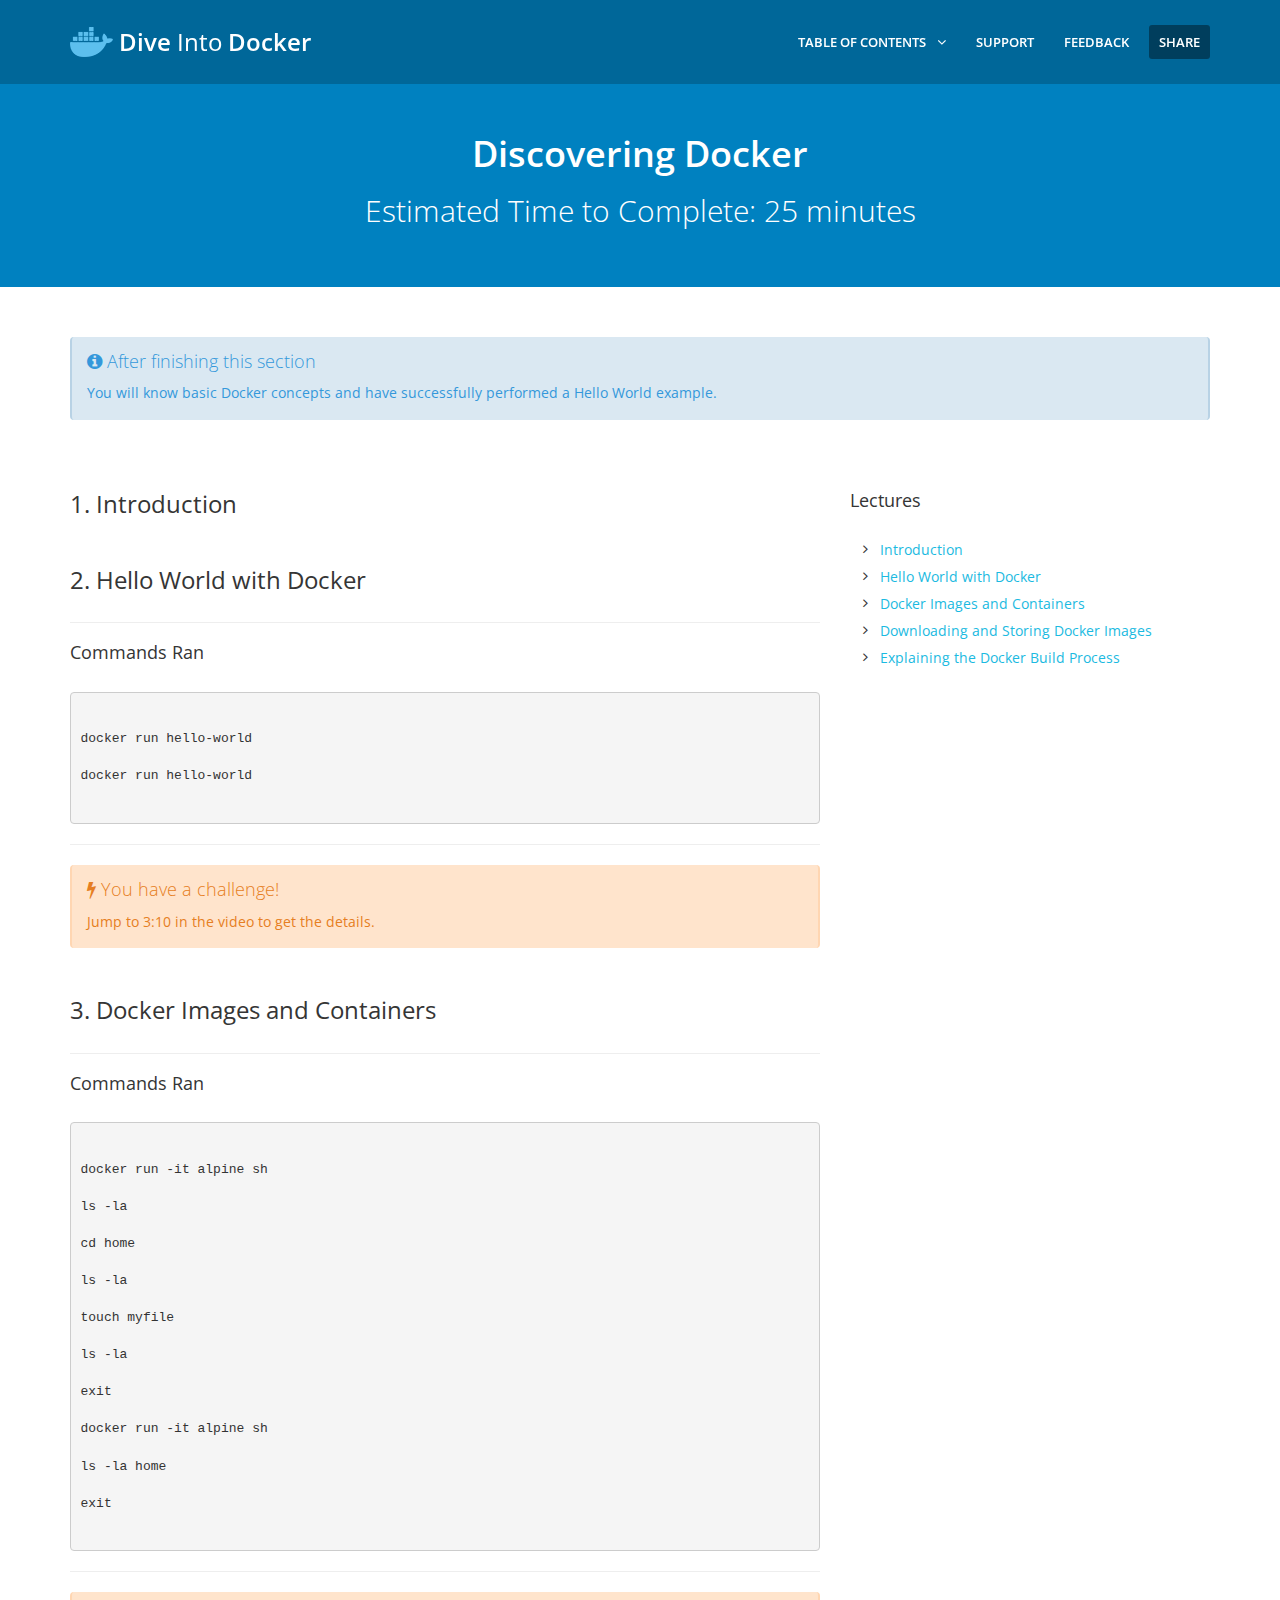
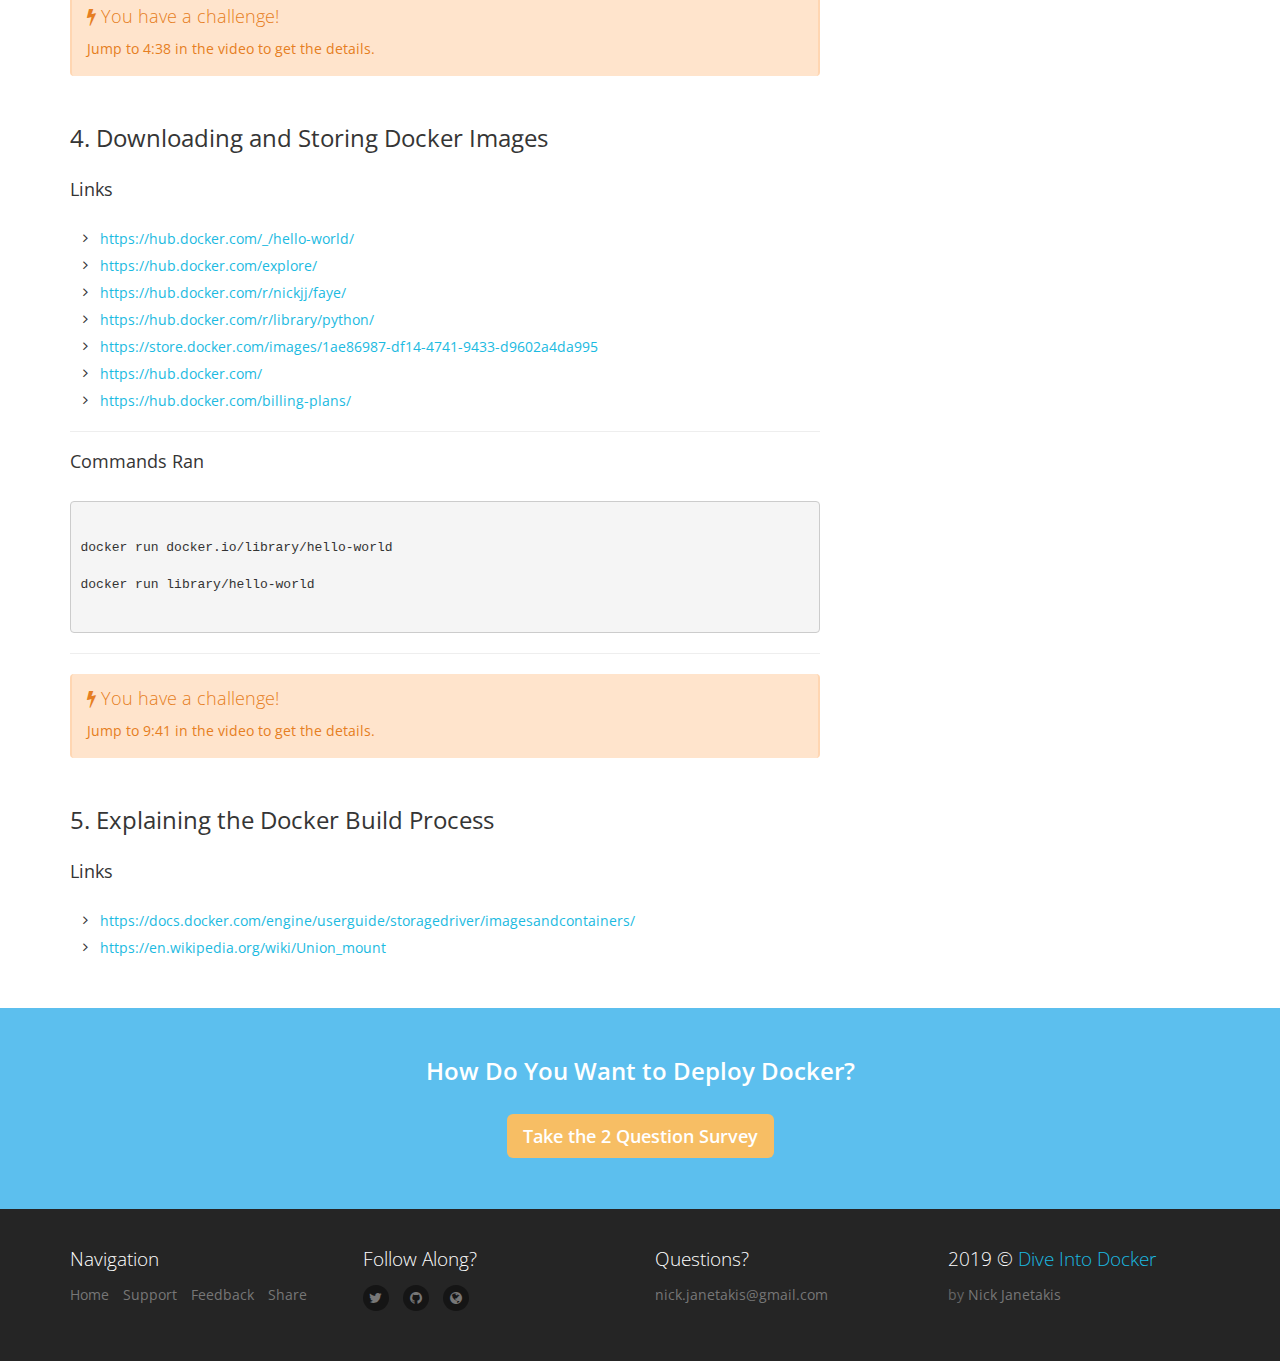
<file: notes/toc_5.html>
<!DOCTYPE html>
<!--[if IE 9]>         <html class="no-js lt-ie10" lang="en"> <![endif]-->
<!--[if gt IE 9]><!--> <html class="no-js" lang="en"> <!--<![endif]-->
<head>
  <meta charset="utf-8">



  <title>Table of contents &mdash; Dive into Docker</title>

  <meta name="description" content="">
  <meta name="author" content="Nick Janetakis">
  <meta name="robots" content="noindex, nofollow">

  <meta name="viewport" content="width=device-width, initial-scale=1.0, maximum-scale=1.0, user-scalable=no">

  <link rel="icon" href="./favicon.ico" sizes="16x16 32x32" >
  <link rel="shortcut icon" href="./favicon.png">
  <link rel="apple-touch-icon" href="./favicon-57.png" sizes="57x57">
  <link rel="apple-touch-icon" href="./favicon-72.png" sizes="72x72">
  <link rel="apple-touch-icon" href="./favicon-76.png" sizes="76x76">
  <link rel="apple-touch-icon" href="./favicon-114.png" sizes="114x114">
  <link rel="apple-touch-icon" href="./favicon-120.png" sizes="120x120">
  <link rel="apple-touch-icon" href="./favicon-144.png" sizes="144x144">
  <link rel="apple-touch-icon" href="./favicon-152.png" sizes="152x152">
  <link rel="apple-touch-icon" href="./favicon-180.png" sizes="180x180">

  <link rel="stylesheet" href="./assets/css/bootstrap.min.css">
  <link rel="stylesheet" href="./assets/css/plugins.css">
  <link rel="stylesheet" href="./assets/css/main.css">
  <link rel="stylesheet" href="./assets/css/themes.css">

  <script src="./assets/js/vendor/modernizr.min.js"></script>
</head>

<body>
<div id="page-container">
  <header>
    <div class="container">
      <a href="./index.html" class="site-logo">
      <img src="./assets/img/docker-logo.png" width="43" height="35" alt="Dive Into Docker">
      <i class="gi gi-flash"></i> <strong>Dive</strong> Into <strong>Docker</strong>
      </a>
      <nav>
        <a href="javascript:void(0)" class="btn btn-default site-menu-toggle visible-xs visible-sm">
        <i class="fa fa-bars"></i>
        </a>
        <ul class="site-nav">
          <li class="visible-xs visible-sm">
            <a href="javascript:void(0)" class="site-menu-toggle text-center">
              <i class="fa fa-times"></i>
            </a>
          </li>
          <li>
           <a href="javascript:void(0)" class="site-nav-sub"><i class="fa fa-angle-down site-nav-arrow"></i>Table of contents</a>
          <ul>

            <li>
              <a href="./toc_1.html">
              1. Is Docker Right For You?
              </a>
            </li>

            <li>
              <a href="./toc_2.html">
              2. Preparing for This Course
              </a>
            </li>

            <li>
              <a href="./toc_3.html">
              3. Understanding Docker
              </a>
            </li>

            <li>
              <a href="./toc_4.html">
              4. Installing Docker
              </a>
            </li>

            <li>
              <a href="./toc_5.html">
              5. Discovering Docker
              </a>
            </li>

            <li>
              <a href="./toc_6.html">
              6. Docker in the Real World
              </a>
            </li>

            <li>
              <a href="./toc_7.html">
              7. Docker Compose in the Real World
              </a>
            </li>

            <li>
              <a href="./toc_8.html">
              8. Dockerizing Your Web Applications
              </a>
            </li>

            <li>
              <a href="./toc_9.html">
              9. Where to Go Next
              </a>
            </li>

          </ul>
          </li>
          <li>
            <a href="./support.html">Support</a>
          </li>
          <li>
            <a href="./feedback.html">Feedback</a>
          </li>
          <li>
            <a href="./share.html" class="active">Share</a>
          </li>
        </ul>
      </nav>
    </div>
  </header>







<section class="site-section site-section-light site-section-top themed-background-dark-default">
  <div class="container text-center">
    <h1 class="animation-slideDown"><strong>Discovering Docker</strong></h1>
    <h2 class="animation-slideUp">
      Estimated Time to Complete: 25 minutes
    </h2>
  </div>
</section>

<section class="site-content site-section">
  <div class="container">
    <div class="row">
      <div class="col-sm-12">
        <div class="alert alert-info">
          <h4><i class="fa fa-info-circle"></i>
            After finishing this section
          </h4>
          <p>
            You will know basic Docker concepts and have successfully performed a Hello World example.
          </p>
        </div>
      </div>
    </div>
  </div>
</section>

<section class="site-content site-section">
  <div class="container">
    <div class="row">
      <div class="col-sm-8">

        <div class="site-block">
          <a name="1"></a>
          <h3 class="site-heading">
          1. Introduction
          </h3>




        </div>

        <div class="site-block">
          <a name="2"></a>
          <h3 class="site-heading">
          2. Hello World with Docker
          </h3>



          <hr>
          <h4 class="site-heading">Commands Ran</h4>
          <pre><code>

docker run hello-world

docker run hello-world

          </code></pre>


          <hr>
          <div class="alert alert-warning">
            <h4><i class="fa fa-bolt"></i>
            You have a challenge!
            </h4>
            <p>Jump to 3:10 in the video to get the details.</p>
          </div>

        </div>

        <div class="site-block">
          <a name="3"></a>
          <h3 class="site-heading">
          3. Docker Images and Containers
          </h3>



          <hr>
          <h4 class="site-heading">Commands Ran</h4>
          <pre><code>

docker run -it alpine sh

ls -la

cd home

ls -la

touch myfile

ls -la

exit

docker run -it alpine sh

ls -la home

exit

          </code></pre>


          <hr>
          <div class="alert alert-warning">
            <h4><i class="fa fa-bolt"></i>
            You have a challenge!
            </h4>
            <p>Jump to 4:38 in the video to get the details.</p>
          </div>

        </div>

        <div class="site-block">
          <a name="4"></a>
          <h3 class="site-heading">
          4. Downloading and Storing Docker Images
          </h3>


          <h4 class="site-heading">Links</h4>
          <ul class="fa-ul ul-breath">

            <li>
              <i class="fa fa-angle-right fa-li"></i>
              <a href="https://hub.docker.com/_/hello-world/" target="_blank">https://hub.docker.com/_/hello-world/</a>
            </li>

            <li>
              <i class="fa fa-angle-right fa-li"></i>
              <a href="https://hub.docker.com/explore/" target="_blank">https://hub.docker.com/explore/</a>
            </li>

            <li>
              <i class="fa fa-angle-right fa-li"></i>
              <a href="https://hub.docker.com/r/nickjj/faye/" target="_blank">https://hub.docker.com/r/nickjj/faye/</a>
            </li>

            <li>
              <i class="fa fa-angle-right fa-li"></i>
              <a href="https://hub.docker.com/r/library/python/" target="_blank">https://hub.docker.com/r/library/python/</a>
            </li>

            <li>
              <i class="fa fa-angle-right fa-li"></i>
              <a href="https://store.docker.com/images/1ae86987-df14-4741-9433-d9602a4da995" target="_blank">https://store.docker.com/images/1ae86987-df14-4741-9433-d9602a4da995</a>
            </li>

            <li>
              <i class="fa fa-angle-right fa-li"></i>
              <a href="https://hub.docker.com/" target="_blank">https://hub.docker.com/</a>
            </li>

            <li>
              <i class="fa fa-angle-right fa-li"></i>
              <a href="https://hub.docker.com/billing-plans/" target="_blank">https://hub.docker.com/billing-plans/</a>
            </li>

          </ul>


          <hr>
          <h4 class="site-heading">Commands Ran</h4>
          <pre><code>

docker run docker.io/library/hello-world

docker run library/hello-world

          </code></pre>


          <hr>
          <div class="alert alert-warning">
            <h4><i class="fa fa-bolt"></i>
            You have a challenge!
            </h4>
            <p>Jump to 9:41 in the video to get the details.</p>
          </div>

        </div>

        <div class="site-block">
          <a name="5"></a>
          <h3 class="site-heading">
          5. Explaining the Docker Build Process
          </h3>


          <h4 class="site-heading">Links</h4>
          <ul class="fa-ul ul-breath">

            <li>
              <i class="fa fa-angle-right fa-li"></i>
              <a href="https://docs.docker.com/engine/userguide/storagedriver/imagesandcontainers/" target="_blank">https://docs.docker.com/engine/userguide/storagedriver/imagesandcontainers/</a>
            </li>

            <li>
              <i class="fa fa-angle-right fa-li"></i>
              <a href="https://en.wikipedia.org/wiki/Union_mount" target="_blank">https://en.wikipedia.org/wiki/Union_mount</a>
            </li>

          </ul>



        </div>

      </div>
      <div class="col-sm-4">
        <aside class="sidebar site-block">
          <div class="sidebar-block">
            <h4 class="site-heading">Lectures</h4>
            <ul class="fa-ul ul-breath">

              <li>
                <i class="fa fa-angle-right fa-li"></i>
                <a href="#1">Introduction</a>
              </li>

              <li>
                <i class="fa fa-angle-right fa-li"></i>
                <a href="#2">Hello World with Docker</a>
              </li>

              <li>
                <i class="fa fa-angle-right fa-li"></i>
                <a href="#3">Docker Images and Containers</a>
              </li>

              <li>
                <i class="fa fa-angle-right fa-li"></i>
                <a href="#4">Downloading and Storing Docker Images</a>
              </li>

              <li>
                <i class="fa fa-angle-right fa-li"></i>
                <a href="#5">Explaining the Docker Build Process</a>
              </li>

            </ul>
          </div>
        </aside>
      </div>
    </div>
  </div>
</section>


  <section class="site-content site-section site-section-light themed-background-default">
    <div class="container">
      <h3 class="site-heading text-center"><strong>How Do You Want to Deploy Docker?</strong></h3>
      <div class="site-block text-center">
        <a target="_blank" href="https://goo.gl/forms/ah33dzNQsUEBeMq53" class="text-center btn btn-warning btn-lg">
          <strong>Take the 2 Question Survey</strong>
        </a>
      </div>
    </div>
  </section>

  <footer class="site-footer site-section">
    <div class="container">
      <div class="row">
        <div class="col-sm-6 col-md-3">
          <h4 class="footer-heading">Navigation</h4>
          <ul class="footer-nav list-inline">
            <li><a href="./index.html">Home</a></li>
            <li><a href="./support.html">Support</a></li>
            <li><a href="./feedback.html">Feedback</a></li>
            <li><a href="./share.html">Share</a></li>
          </ul>
        </div>
        <div class="col-sm-6 col-md-3">
          <h4 class="footer-heading">Follow Along?</h4>
          <ul class="footer-nav footer-nav-social list-inline">
            <li><a href="https://twitter.com/nickjanetakis" target="_blank"><i class="fa fa-twitter"></i></a></li>
            <li><a href="https://github.com/nickjj" target="_blank"><i class="fa fa-github"></i></a></li>
            <li><a href="https://nickjanetakis.com" target="_blank"><i class="fa fa-globe"></i></a></li>
          </ul>
        </div>

        <div class="col-sm-6 col-md-3">
          <h4 class="footer-heading">Questions?</h4>
          <ul class="footer-nav list-inline">
            <li><a href="mailto:nick.janetakis@gmail.com">nick.janetakis@gmail.com</a></li>
          </ul>
        </div>
        <div class="col-sm-6 col-md-3">
          <h4 class="footer-heading"><span>2019</span> &copy; <a href="https://diveintodocker.com" target="_blank">Dive Into Docker</a></h4>
          <ul class="footer-nav list-inline">
            <li>by <a href="https://nickjanetakis.com" target="_blank">Nick Janetakis</a></li>
          </ul>
        </div>
      </div>
    </div>
  </footer>
</div>

<a href="#" id="to-top"><i class="fa fa-angle-up"></i></a>

<script src="./assets/js/vendor/jquery.min.js"></script>
<script src="./assets/js/vendor/bootstrap.min.js"></script>
<script src="./assets/js/plugins.js"></script>
<script src="./assets/js/app.js"></script>
</body>
</html>
</file>
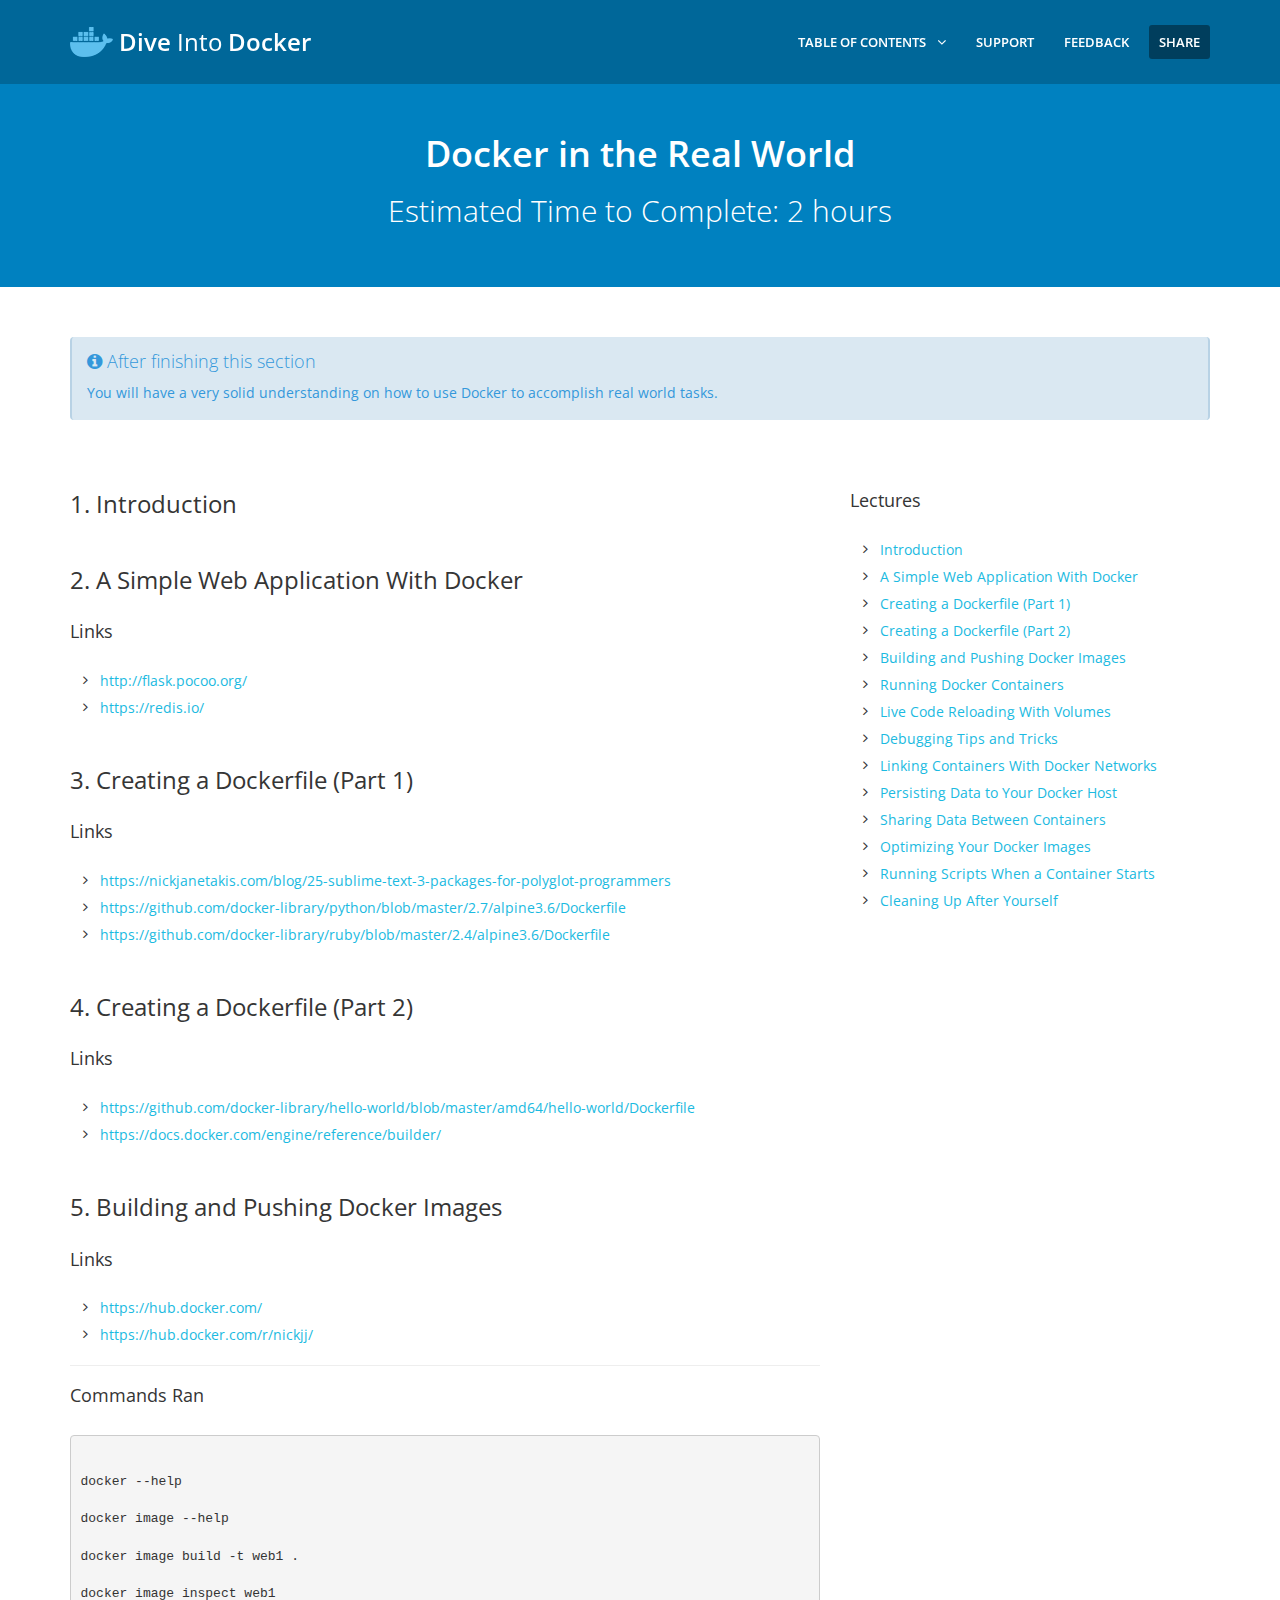
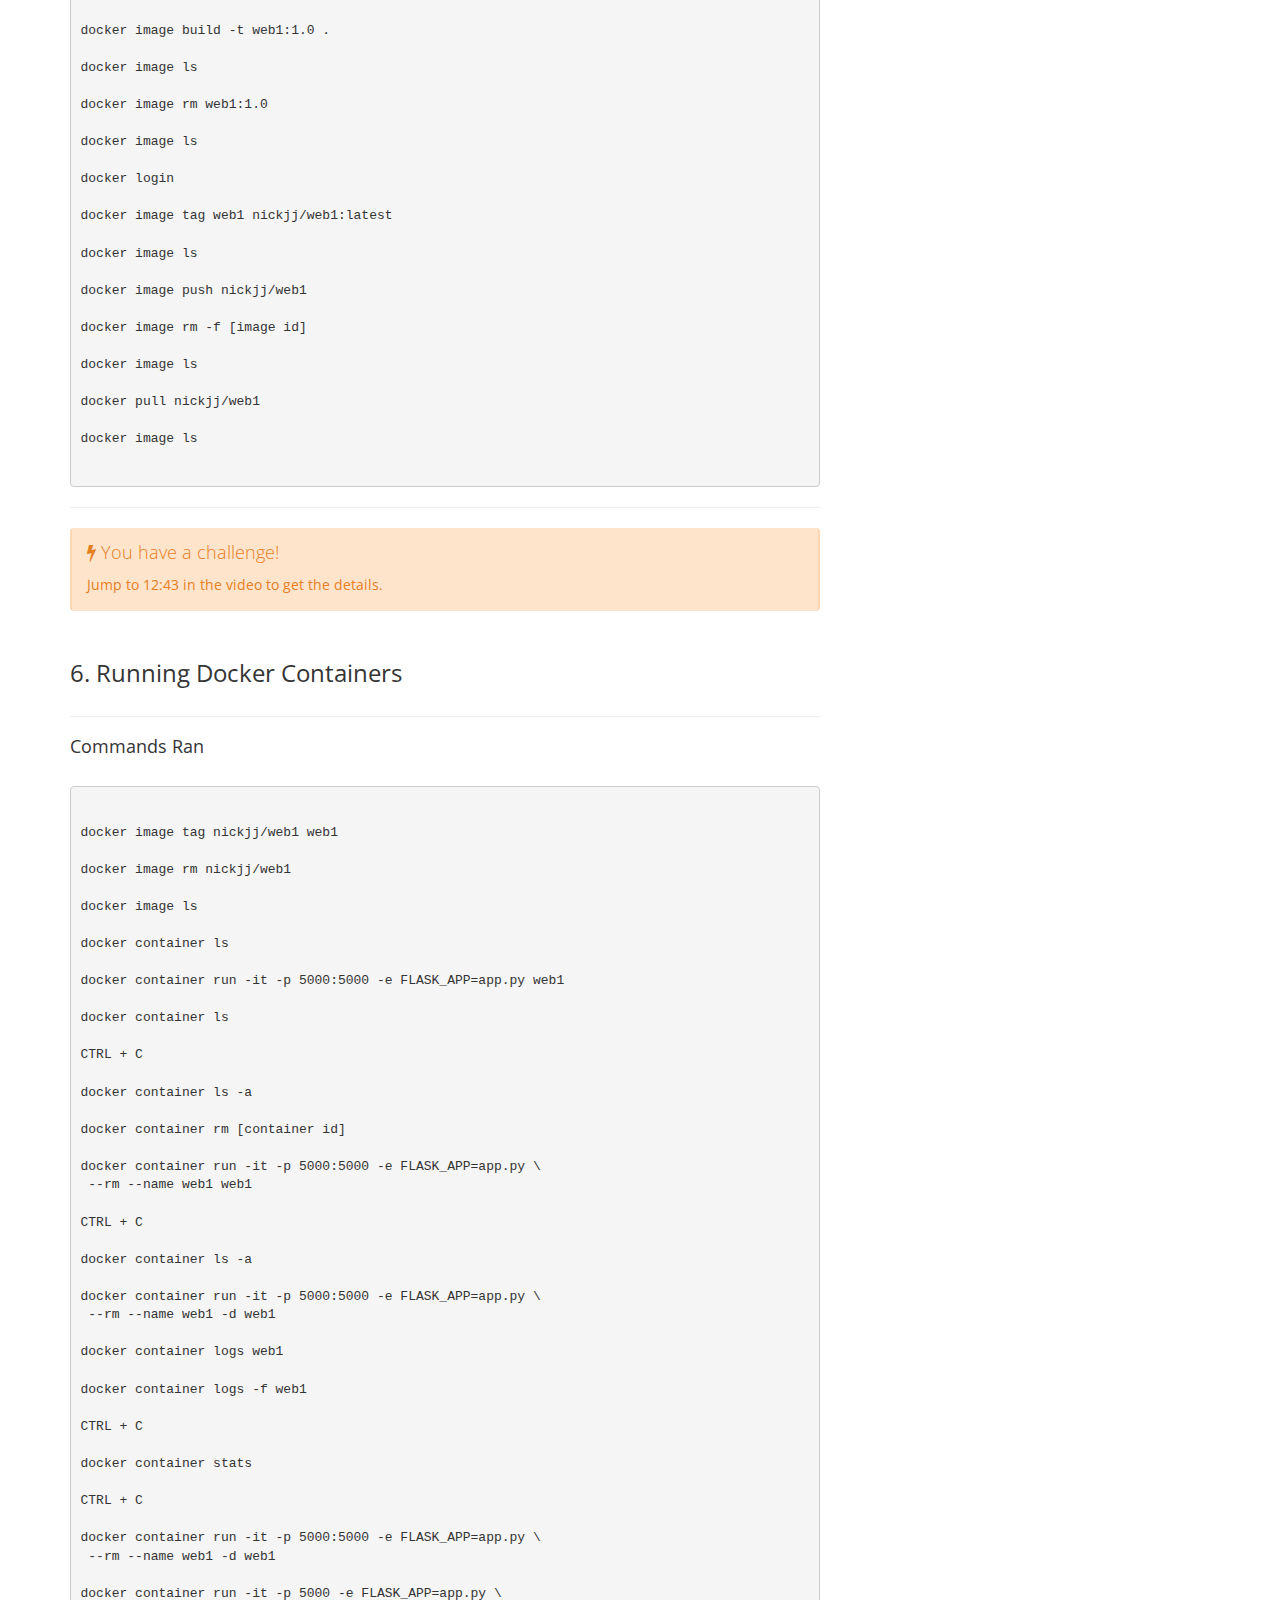
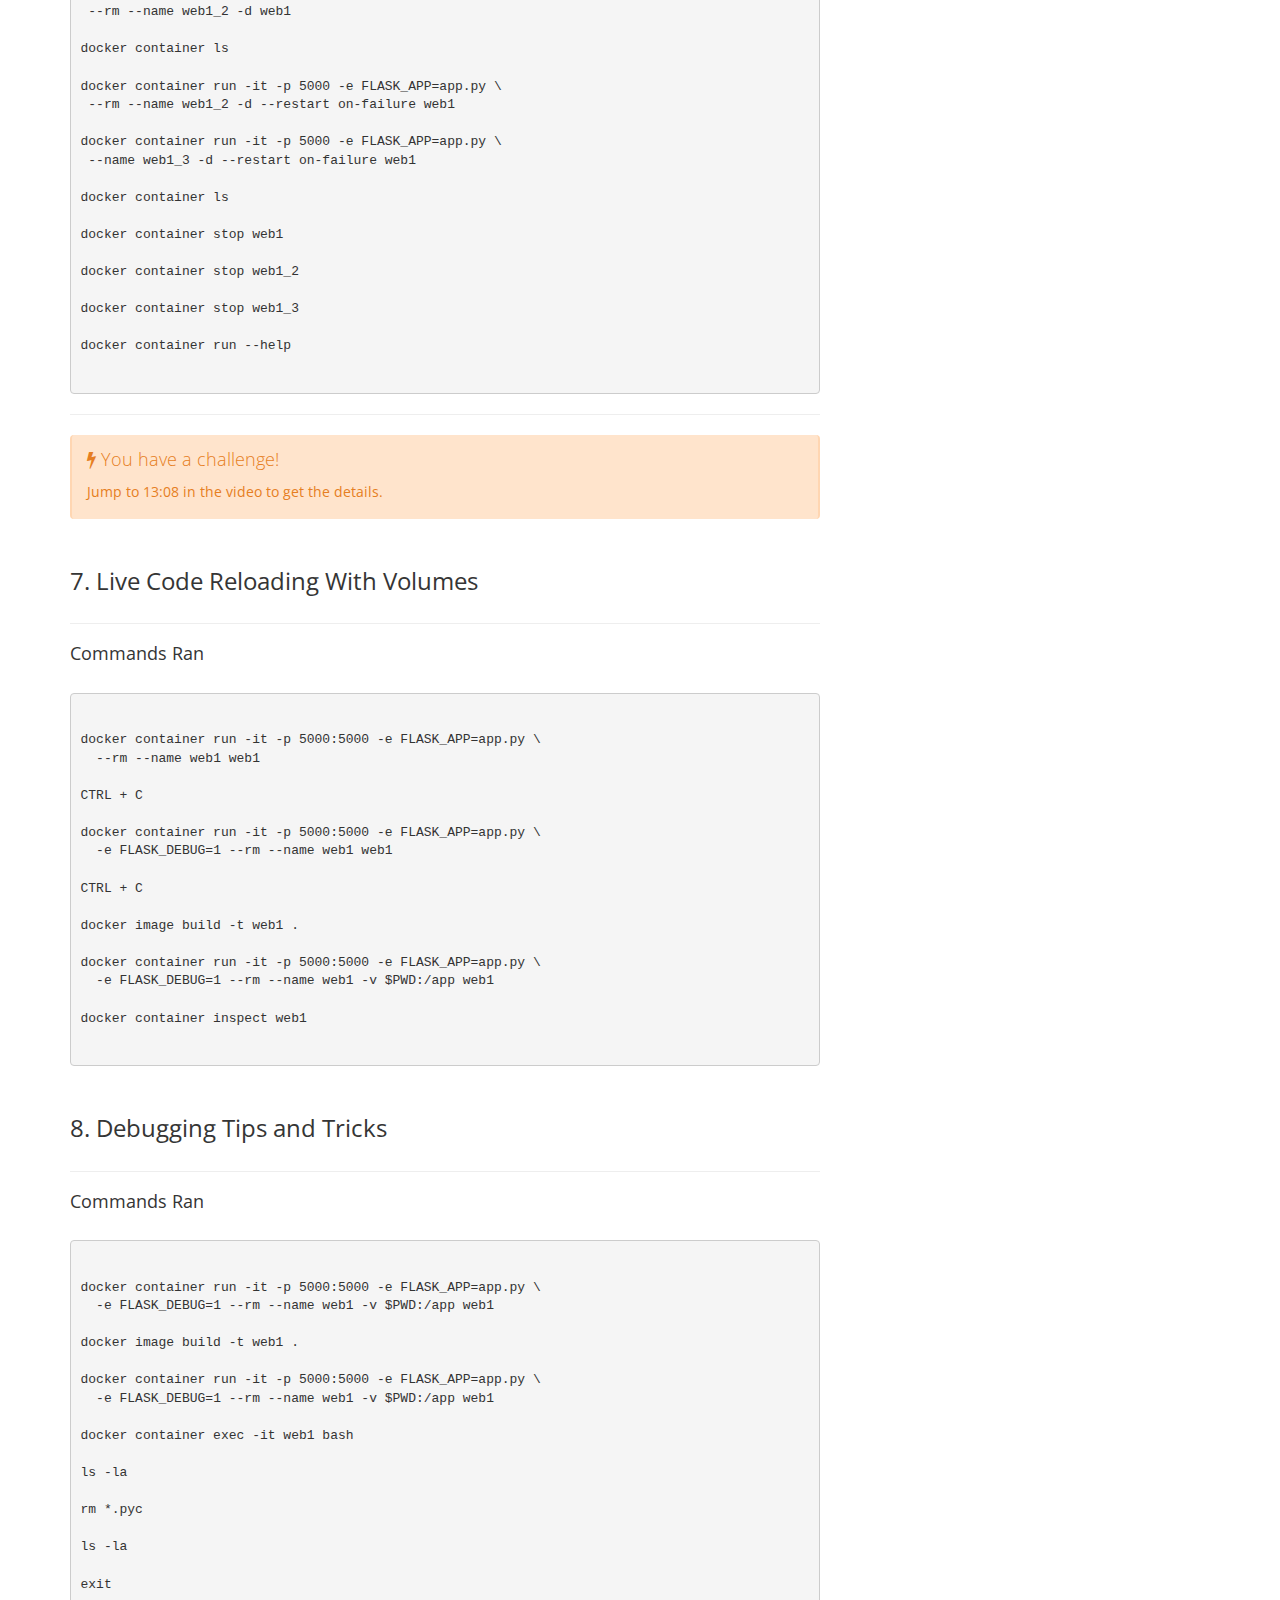
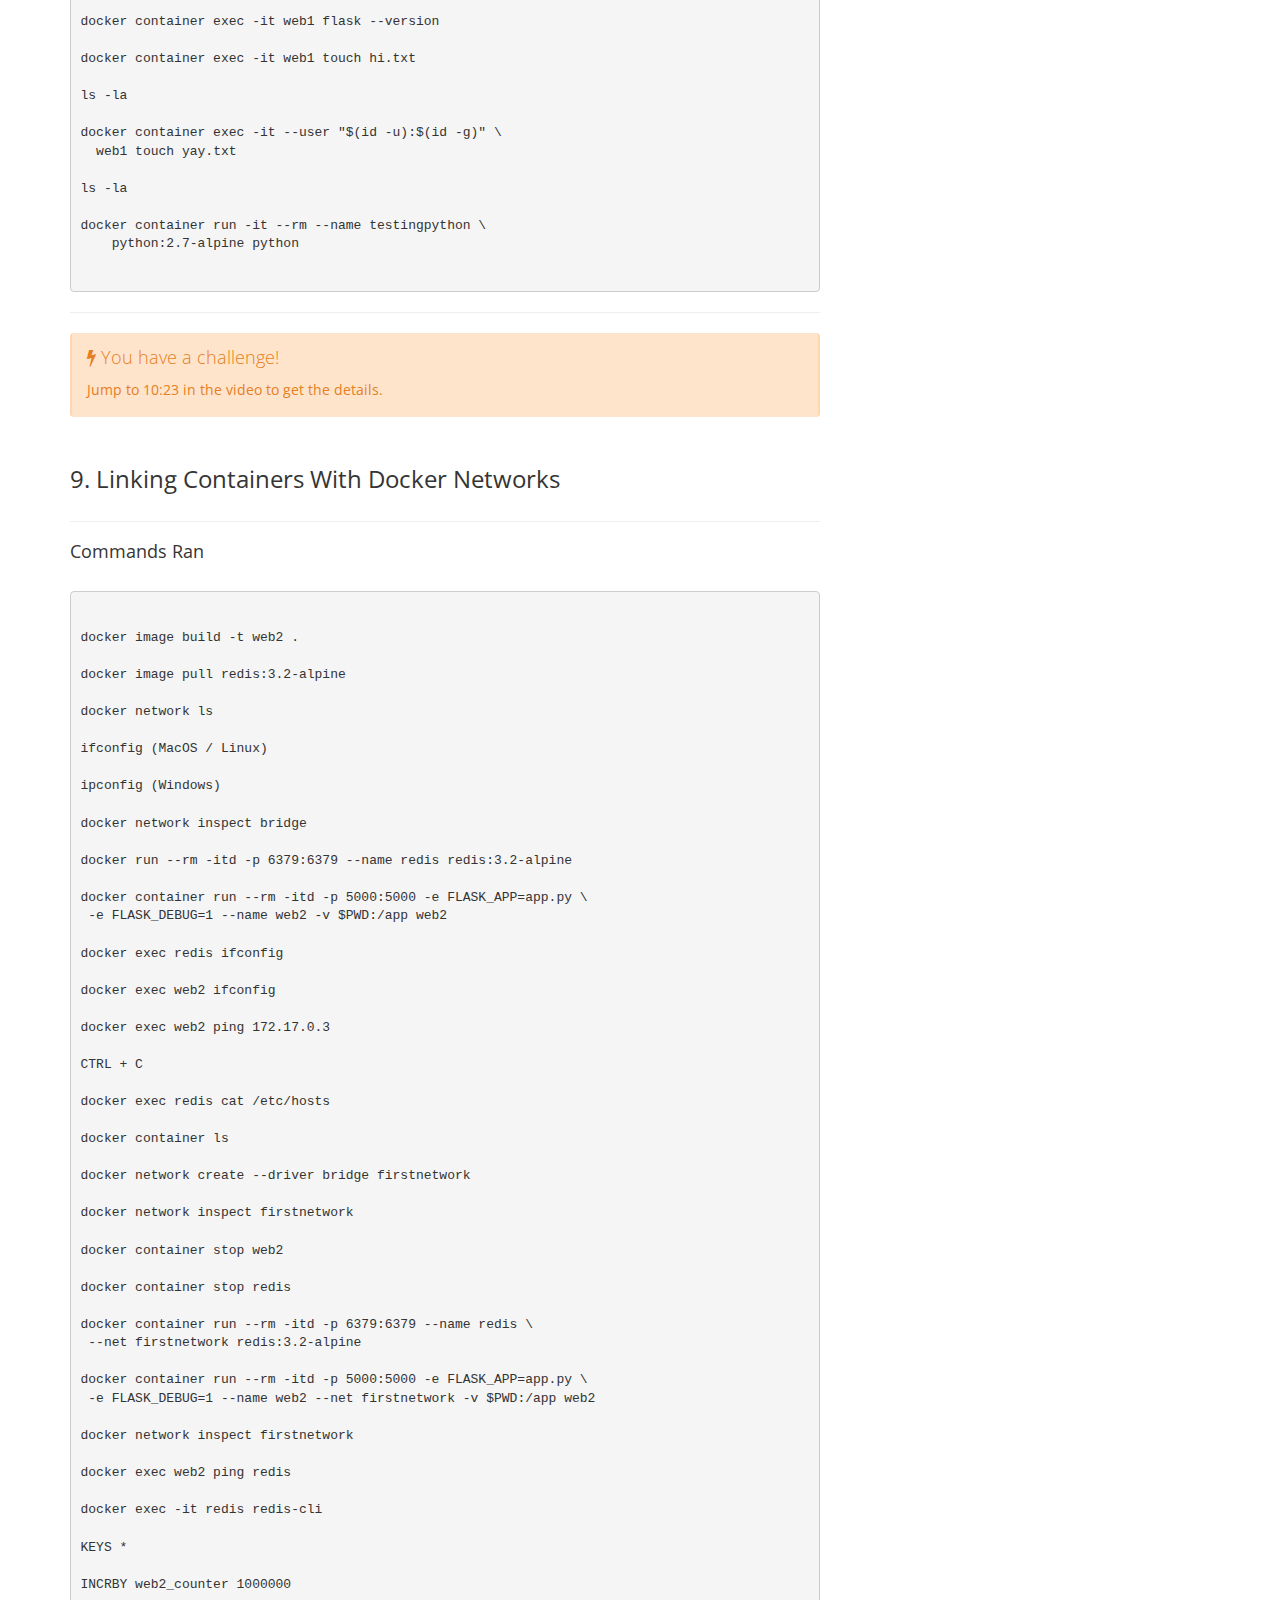
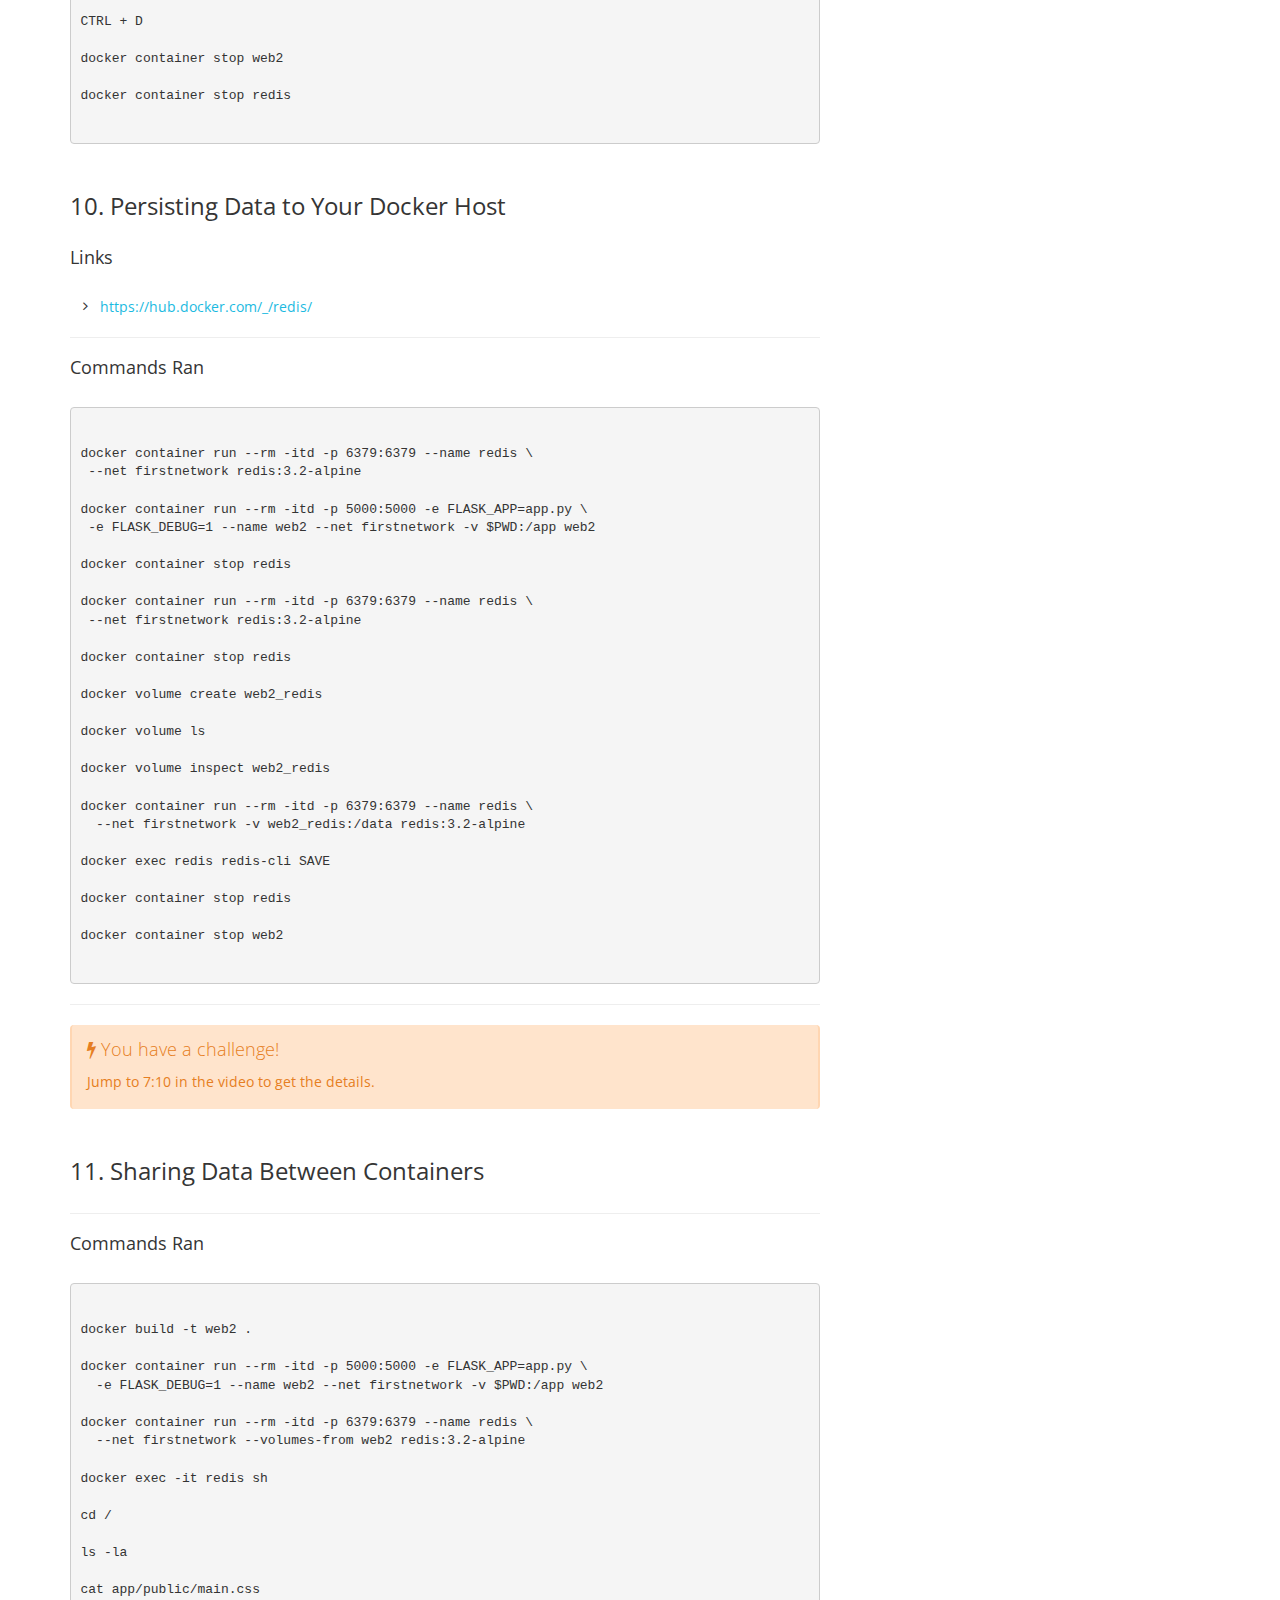
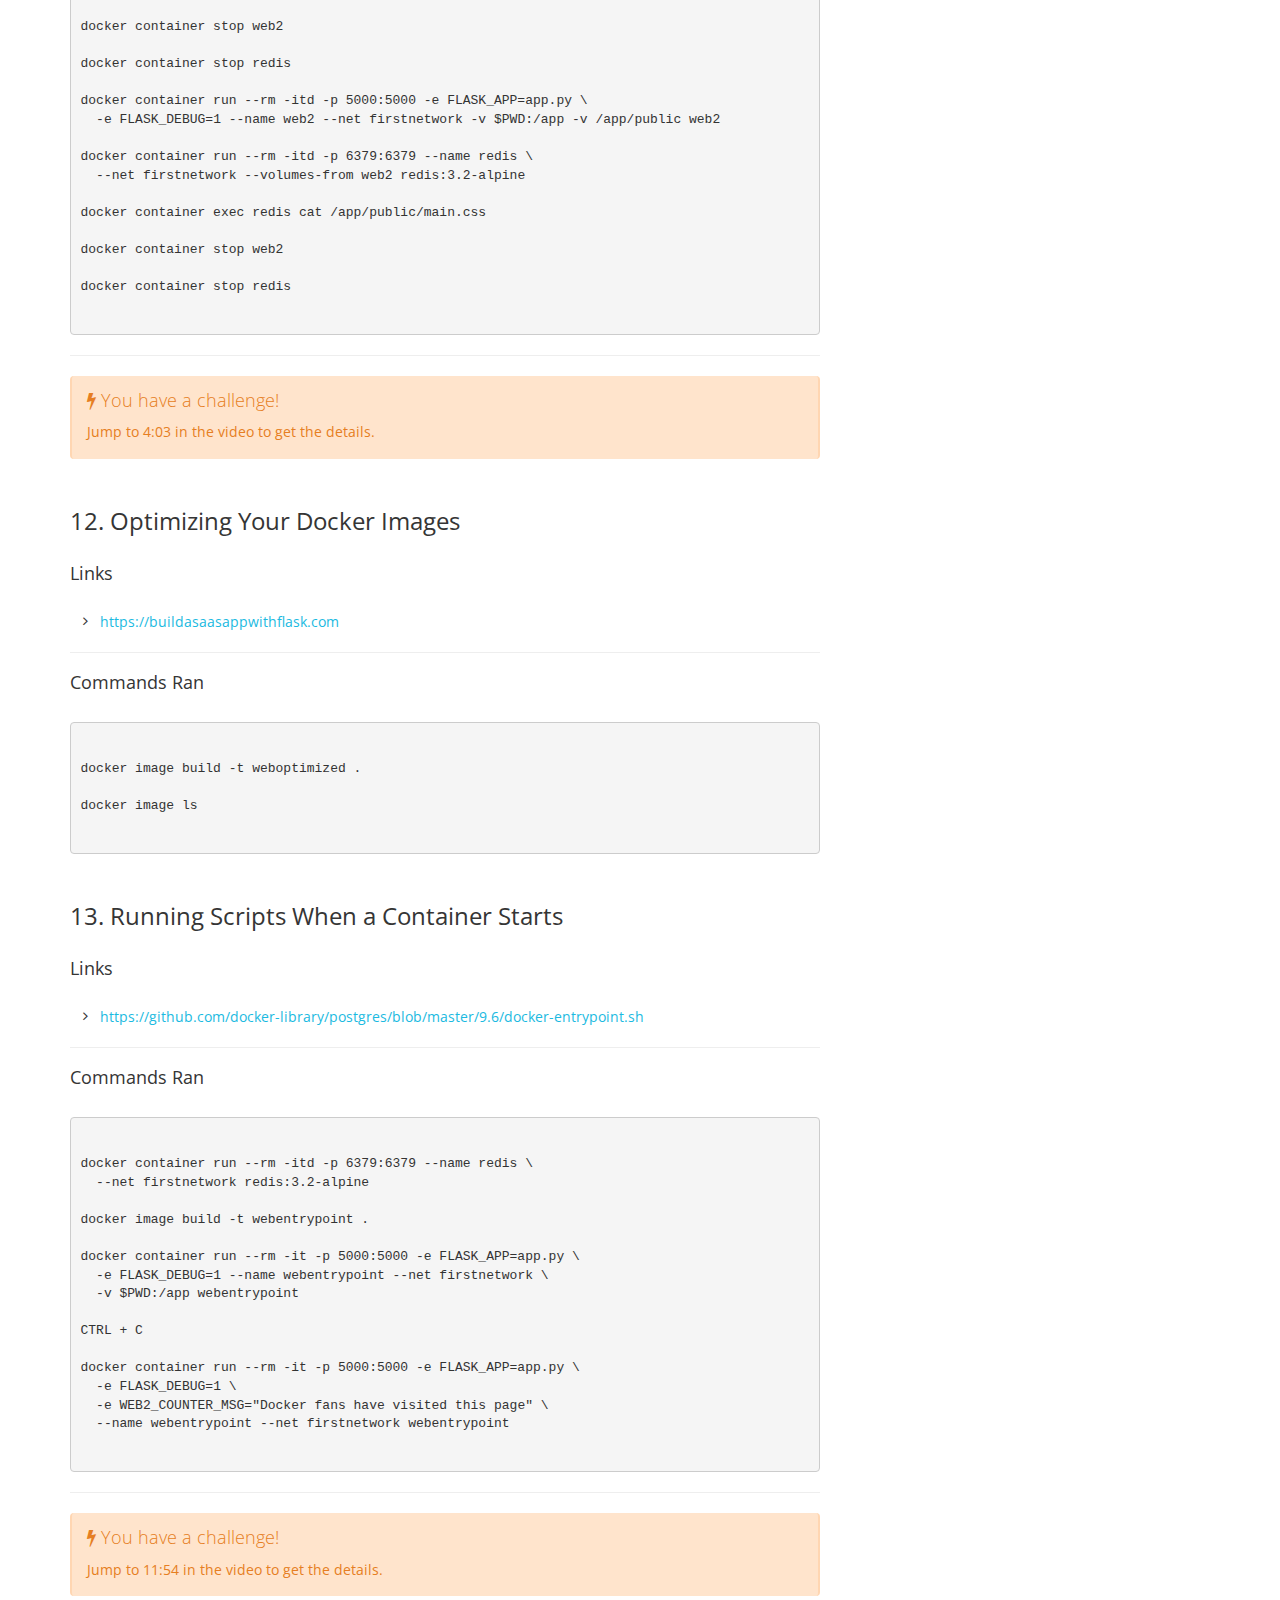
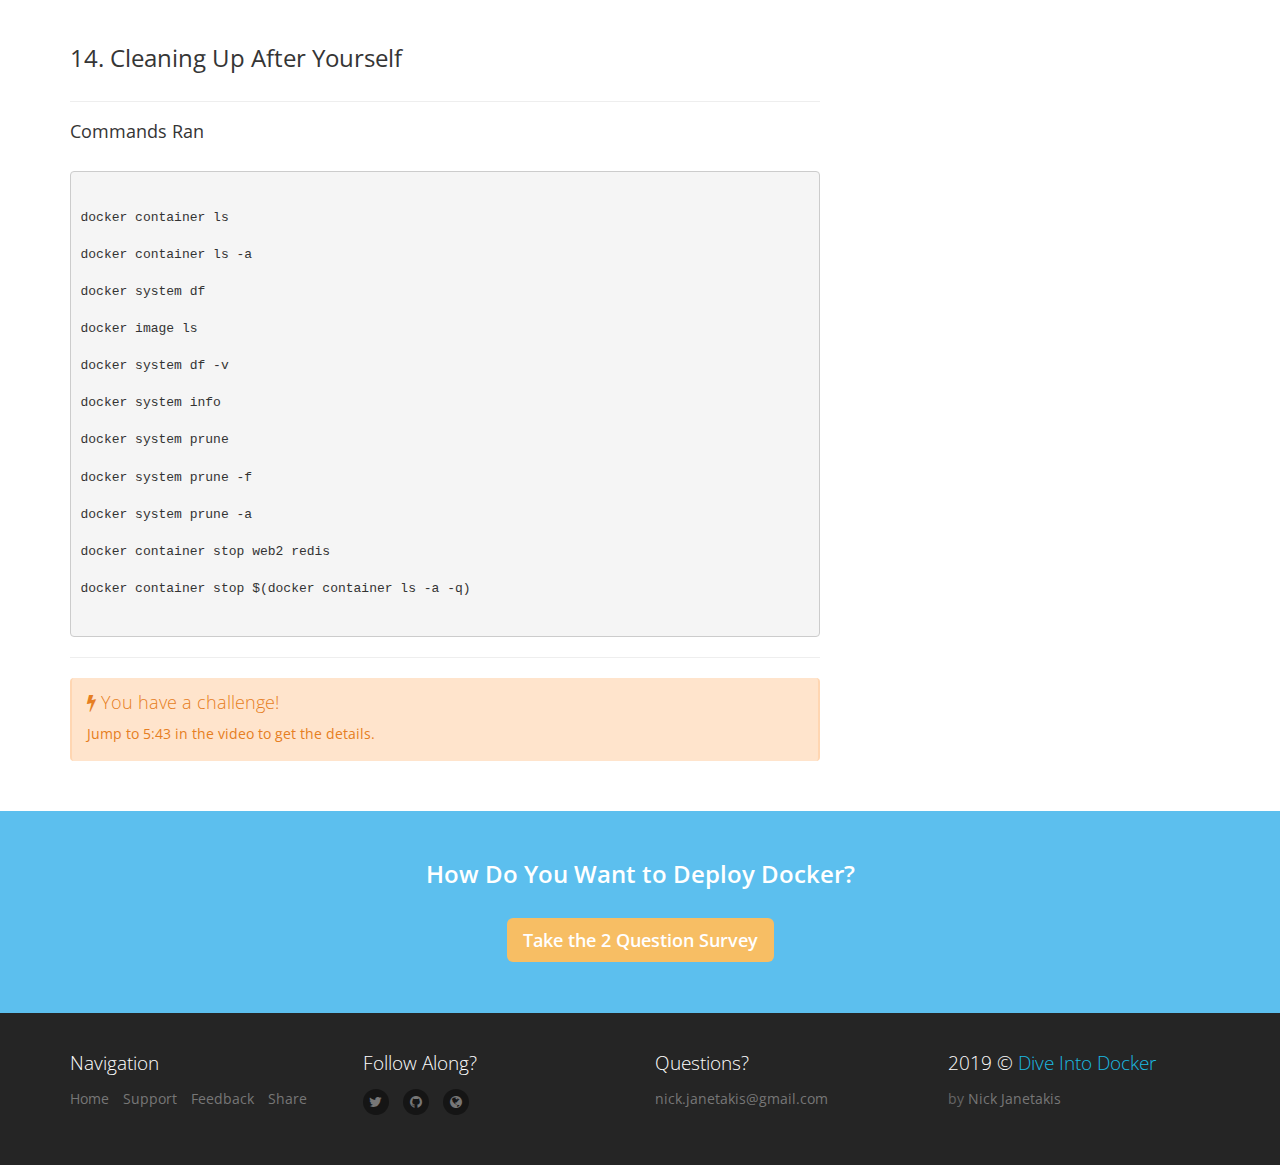
<file: notes/toc_6.html>
<!DOCTYPE html>
<!--[if IE 9]>         <html class="no-js lt-ie10" lang="en"> <![endif]-->
<!--[if gt IE 9]><!--> <html class="no-js" lang="en"> <!--<![endif]-->
<head>
  <meta charset="utf-8">



  <title>Table of contents &mdash; Dive into Docker</title>

  <meta name="description" content="">
  <meta name="author" content="Nick Janetakis">
  <meta name="robots" content="noindex, nofollow">

  <meta name="viewport" content="width=device-width, initial-scale=1.0, maximum-scale=1.0, user-scalable=no">

  <link rel="icon" href="./favicon.ico" sizes="16x16 32x32" >
  <link rel="shortcut icon" href="./favicon.png">
  <link rel="apple-touch-icon" href="./favicon-57.png" sizes="57x57">
  <link rel="apple-touch-icon" href="./favicon-72.png" sizes="72x72">
  <link rel="apple-touch-icon" href="./favicon-76.png" sizes="76x76">
  <link rel="apple-touch-icon" href="./favicon-114.png" sizes="114x114">
  <link rel="apple-touch-icon" href="./favicon-120.png" sizes="120x120">
  <link rel="apple-touch-icon" href="./favicon-144.png" sizes="144x144">
  <link rel="apple-touch-icon" href="./favicon-152.png" sizes="152x152">
  <link rel="apple-touch-icon" href="./favicon-180.png" sizes="180x180">

  <link rel="stylesheet" href="./assets/css/bootstrap.min.css">
  <link rel="stylesheet" href="./assets/css/plugins.css">
  <link rel="stylesheet" href="./assets/css/main.css">
  <link rel="stylesheet" href="./assets/css/themes.css">

  <script src="./assets/js/vendor/modernizr.min.js"></script>
</head>

<body>
<div id="page-container">
  <header>
    <div class="container">
      <a href="./index.html" class="site-logo">
      <img src="./assets/img/docker-logo.png" width="43" height="35" alt="Dive Into Docker">
      <i class="gi gi-flash"></i> <strong>Dive</strong> Into <strong>Docker</strong>
      </a>
      <nav>
        <a href="javascript:void(0)" class="btn btn-default site-menu-toggle visible-xs visible-sm">
        <i class="fa fa-bars"></i>
        </a>
        <ul class="site-nav">
          <li class="visible-xs visible-sm">
            <a href="javascript:void(0)" class="site-menu-toggle text-center">
              <i class="fa fa-times"></i>
            </a>
          </li>
          <li>
           <a href="javascript:void(0)" class="site-nav-sub"><i class="fa fa-angle-down site-nav-arrow"></i>Table of contents</a>
          <ul>

            <li>
              <a href="./toc_1.html">
              1. Is Docker Right For You?
              </a>
            </li>

            <li>
              <a href="./toc_2.html">
              2. Preparing for This Course
              </a>
            </li>

            <li>
              <a href="./toc_3.html">
              3. Understanding Docker
              </a>
            </li>

            <li>
              <a href="./toc_4.html">
              4. Installing Docker
              </a>
            </li>

            <li>
              <a href="./toc_5.html">
              5. Discovering Docker
              </a>
            </li>

            <li>
              <a href="./toc_6.html">
              6. Docker in the Real World
              </a>
            </li>

            <li>
              <a href="./toc_7.html">
              7. Docker Compose in the Real World
              </a>
            </li>

            <li>
              <a href="./toc_8.html">
              8. Dockerizing Your Web Applications
              </a>
            </li>

            <li>
              <a href="./toc_9.html">
              9. Where to Go Next
              </a>
            </li>

          </ul>
          </li>
          <li>
            <a href="./support.html">Support</a>
          </li>
          <li>
            <a href="./feedback.html">Feedback</a>
          </li>
          <li>
            <a href="./share.html" class="active">Share</a>
          </li>
        </ul>
      </nav>
    </div>
  </header>







<section class="site-section site-section-light site-section-top themed-background-dark-default">
  <div class="container text-center">
    <h1 class="animation-slideDown"><strong>Docker in the Real World</strong></h1>
    <h2 class="animation-slideUp">
      Estimated Time to Complete: 2 hours
    </h2>
  </div>
</section>

<section class="site-content site-section">
  <div class="container">
    <div class="row">
      <div class="col-sm-12">
        <div class="alert alert-info">
          <h4><i class="fa fa-info-circle"></i>
            After finishing this section
          </h4>
          <p>
            You will have a very solid understanding on how to use Docker to accomplish real world tasks.
          </p>
        </div>
      </div>
    </div>
  </div>
</section>

<section class="site-content site-section">
  <div class="container">
    <div class="row">
      <div class="col-sm-8">

        <div class="site-block">
          <a name="1"></a>
          <h3 class="site-heading">
          1. Introduction
          </h3>




        </div>

        <div class="site-block">
          <a name="2"></a>
          <h3 class="site-heading">
          2. A Simple Web Application With Docker
          </h3>


          <h4 class="site-heading">Links</h4>
          <ul class="fa-ul ul-breath">

            <li>
              <i class="fa fa-angle-right fa-li"></i>
              <a href="http://flask.pocoo.org/" target="_blank">http://flask.pocoo.org/</a>
            </li>

            <li>
              <i class="fa fa-angle-right fa-li"></i>
              <a href="https://redis.io/" target="_blank">https://redis.io/</a>
            </li>

          </ul>



        </div>

        <div class="site-block">
          <a name="3"></a>
          <h3 class="site-heading">
          3. Creating a Dockerfile (Part 1)
          </h3>


          <h4 class="site-heading">Links</h4>
          <ul class="fa-ul ul-breath">

            <li>
              <i class="fa fa-angle-right fa-li"></i>
              <a href="https://nickjanetakis.com/blog/25-sublime-text-3-packages-for-polyglot-programmers" target="_blank">https://nickjanetakis.com/blog/25-sublime-text-3-packages-for-polyglot-programmers</a>
            </li>

            <li>
              <i class="fa fa-angle-right fa-li"></i>
              <a href="https://github.com/docker-library/python/blob/master/2.7/alpine3.6/Dockerfile" target="_blank">https://github.com/docker-library/python/blob/master/2.7/alpine3.6/Dockerfile</a>
            </li>

            <li>
              <i class="fa fa-angle-right fa-li"></i>
              <a href="https://github.com/docker-library/ruby/blob/master/2.4/alpine3.6/Dockerfile" target="_blank">https://github.com/docker-library/ruby/blob/master/2.4/alpine3.6/Dockerfile</a>
            </li>

          </ul>



        </div>

        <div class="site-block">
          <a name="4"></a>
          <h3 class="site-heading">
          4. Creating a Dockerfile (Part 2)
          </h3>


          <h4 class="site-heading">Links</h4>
          <ul class="fa-ul ul-breath">

            <li>
              <i class="fa fa-angle-right fa-li"></i>
              <a href="https://github.com/docker-library/hello-world/blob/master/amd64/hello-world/Dockerfile" target="_blank">https://github.com/docker-library/hello-world/blob/master/amd64/hello-world/Dockerfile</a>
            </li>

            <li>
              <i class="fa fa-angle-right fa-li"></i>
              <a href="https://docs.docker.com/engine/reference/builder/" target="_blank">https://docs.docker.com/engine/reference/builder/</a>
            </li>

          </ul>



        </div>

        <div class="site-block">
          <a name="5"></a>
          <h3 class="site-heading">
          5. Building and Pushing Docker Images
          </h3>


          <h4 class="site-heading">Links</h4>
          <ul class="fa-ul ul-breath">

            <li>
              <i class="fa fa-angle-right fa-li"></i>
              <a href="https://hub.docker.com/" target="_blank">https://hub.docker.com/</a>
            </li>

            <li>
              <i class="fa fa-angle-right fa-li"></i>
              <a href="https://hub.docker.com/r/nickjj/" target="_blank">https://hub.docker.com/r/nickjj/</a>
            </li>

          </ul>


          <hr>
          <h4 class="site-heading">Commands Ran</h4>
          <pre><code>

docker --help

docker image --help

docker image build -t web1 .

docker image inspect web1

docker image build -t web1:1.0 .

docker image ls

docker image rm web1:1.0

docker image ls

docker login

docker image tag web1 nickjj/web1:latest

docker image ls

docker image push nickjj/web1

docker image rm -f [image id]

docker image ls

docker pull nickjj/web1

docker image ls

          </code></pre>


          <hr>
          <div class="alert alert-warning">
            <h4><i class="fa fa-bolt"></i>
            You have a challenge!
            </h4>
            <p>Jump to 12:43 in the video to get the details.</p>
          </div>

        </div>

        <div class="site-block">
          <a name="6"></a>
          <h3 class="site-heading">
          6. Running Docker Containers
          </h3>



          <hr>
          <h4 class="site-heading">Commands Ran</h4>
          <pre><code>

docker image tag nickjj/web1 web1

docker image rm nickjj/web1

docker image ls

docker container ls

docker container run -it -p 5000:5000 -e FLASK_APP=app.py web1

docker container ls

CTRL + C

docker container ls -a

docker container rm [container id]

docker container run -it -p 5000:5000 -e FLASK_APP=app.py \
 --rm --name web1 web1

CTRL + C

docker container ls -a

docker container run -it -p 5000:5000 -e FLASK_APP=app.py \
 --rm --name web1 -d web1

docker container logs web1

docker container logs -f web1

CTRL + C

docker container stats

CTRL + C

docker container run -it -p 5000:5000 -e FLASK_APP=app.py \
 --rm --name web1 -d web1

docker container run -it -p 5000 -e FLASK_APP=app.py \
 --rm --name web1_2 -d web1

docker container ls

docker container run -it -p 5000 -e FLASK_APP=app.py \
 --rm --name web1_2 -d --restart on-failure web1

docker container run -it -p 5000 -e FLASK_APP=app.py \
 --name web1_3 -d --restart on-failure web1

docker container ls

docker container stop web1

docker container stop web1_2

docker container stop web1_3

docker container run --help

          </code></pre>


          <hr>
          <div class="alert alert-warning">
            <h4><i class="fa fa-bolt"></i>
            You have a challenge!
            </h4>
            <p>Jump to 13:08 in the video to get the details.</p>
          </div>

        </div>

        <div class="site-block">
          <a name="7"></a>
          <h3 class="site-heading">
          7. Live Code Reloading With Volumes
          </h3>



          <hr>
          <h4 class="site-heading">Commands Ran</h4>
          <pre><code>

docker container run -it -p 5000:5000 -e FLASK_APP=app.py \
  --rm --name web1 web1

CTRL + C

docker container run -it -p 5000:5000 -e FLASK_APP=app.py \
  -e FLASK_DEBUG=1 --rm --name web1 web1

CTRL + C

docker image build -t web1 .

docker container run -it -p 5000:5000 -e FLASK_APP=app.py \
  -e FLASK_DEBUG=1 --rm --name web1 -v $PWD:/app web1

docker container inspect web1

          </code></pre>


        </div>

        <div class="site-block">
          <a name="8"></a>
          <h3 class="site-heading">
          8. Debugging Tips and Tricks
          </h3>



          <hr>
          <h4 class="site-heading">Commands Ran</h4>
          <pre><code>

docker container run -it -p 5000:5000 -e FLASK_APP=app.py \
  -e FLASK_DEBUG=1 --rm --name web1 -v $PWD:/app web1

docker image build -t web1 .

docker container run -it -p 5000:5000 -e FLASK_APP=app.py \
  -e FLASK_DEBUG=1 --rm --name web1 -v $PWD:/app web1

docker container exec -it web1 bash

ls -la

rm *.pyc

ls -la

exit

docker container exec -it web1 flask --version

docker container exec -it web1 touch hi.txt

ls -la

docker container exec -it --user "$(id -u):$(id -g)" \
  web1 touch yay.txt

ls -la

docker container run -it --rm --name testingpython \
    python:2.7-alpine python

          </code></pre>


          <hr>
          <div class="alert alert-warning">
            <h4><i class="fa fa-bolt"></i>
            You have a challenge!
            </h4>
            <p>Jump to 10:23 in the video to get the details.</p>
          </div>

        </div>

        <div class="site-block">
          <a name="9"></a>
          <h3 class="site-heading">
          9. Linking Containers With Docker Networks
          </h3>



          <hr>
          <h4 class="site-heading">Commands Ran</h4>
          <pre><code>

docker image build -t web2 .

docker image pull redis:3.2-alpine

docker network ls

ifconfig (MacOS / Linux)

ipconfig (Windows)

docker network inspect bridge

docker run --rm -itd -p 6379:6379 --name redis redis:3.2-alpine

docker container run --rm -itd -p 5000:5000 -e FLASK_APP=app.py \
 -e FLASK_DEBUG=1 --name web2 -v $PWD:/app web2

docker exec redis ifconfig

docker exec web2 ifconfig

docker exec web2 ping 172.17.0.3

CTRL + C

docker exec redis cat /etc/hosts

docker container ls

docker network create --driver bridge firstnetwork

docker network inspect firstnetwork

docker container stop web2

docker container stop redis

docker container run --rm -itd -p 6379:6379 --name redis \
 --net firstnetwork redis:3.2-alpine

docker container run --rm -itd -p 5000:5000 -e FLASK_APP=app.py \
 -e FLASK_DEBUG=1 --name web2 --net firstnetwork -v $PWD:/app web2

docker network inspect firstnetwork

docker exec web2 ping redis

docker exec -it redis redis-cli

KEYS *

INCRBY web2_counter 1000000

CTRL + D

docker container stop web2

docker container stop redis

          </code></pre>


        </div>

        <div class="site-block">
          <a name="10"></a>
          <h3 class="site-heading">
          10. Persisting Data to Your Docker Host
          </h3>


          <h4 class="site-heading">Links</h4>
          <ul class="fa-ul ul-breath">

            <li>
              <i class="fa fa-angle-right fa-li"></i>
              <a href="https://hub.docker.com/_/redis/" target="_blank">https://hub.docker.com/_/redis/</a>
            </li>

          </ul>


          <hr>
          <h4 class="site-heading">Commands Ran</h4>
          <pre><code>

docker container run --rm -itd -p 6379:6379 --name redis \
 --net firstnetwork redis:3.2-alpine

docker container run --rm -itd -p 5000:5000 -e FLASK_APP=app.py \
 -e FLASK_DEBUG=1 --name web2 --net firstnetwork -v $PWD:/app web2

docker container stop redis

docker container run --rm -itd -p 6379:6379 --name redis \
 --net firstnetwork redis:3.2-alpine

docker container stop redis

docker volume create web2_redis

docker volume ls

docker volume inspect web2_redis

docker container run --rm -itd -p 6379:6379 --name redis \
  --net firstnetwork -v web2_redis:/data redis:3.2-alpine

docker exec redis redis-cli SAVE

docker container stop redis

docker container stop web2

          </code></pre>


          <hr>
          <div class="alert alert-warning">
            <h4><i class="fa fa-bolt"></i>
            You have a challenge!
            </h4>
            <p>Jump to 7:10 in the video to get the details.</p>
          </div>

        </div>

        <div class="site-block">
          <a name="11"></a>
          <h3 class="site-heading">
          11. Sharing Data Between Containers
          </h3>



          <hr>
          <h4 class="site-heading">Commands Ran</h4>
          <pre><code>

docker build -t web2 .

docker container run --rm -itd -p 5000:5000 -e FLASK_APP=app.py \
  -e FLASK_DEBUG=1 --name web2 --net firstnetwork -v $PWD:/app web2

docker container run --rm -itd -p 6379:6379 --name redis \
  --net firstnetwork --volumes-from web2 redis:3.2-alpine

docker exec -it redis sh

cd /

ls -la

cat app/public/main.css

docker container stop web2

docker container stop redis

docker container run --rm -itd -p 5000:5000 -e FLASK_APP=app.py \
  -e FLASK_DEBUG=1 --name web2 --net firstnetwork -v $PWD:/app -v /app/public web2

docker container run --rm -itd -p 6379:6379 --name redis \
  --net firstnetwork --volumes-from web2 redis:3.2-alpine

docker container exec redis cat /app/public/main.css

docker container stop web2

docker container stop redis

          </code></pre>


          <hr>
          <div class="alert alert-warning">
            <h4><i class="fa fa-bolt"></i>
            You have a challenge!
            </h4>
            <p>Jump to 4:03 in the video to get the details.</p>
          </div>

        </div>

        <div class="site-block">
          <a name="12"></a>
          <h3 class="site-heading">
          12. Optimizing Your Docker Images
          </h3>


          <h4 class="site-heading">Links</h4>
          <ul class="fa-ul ul-breath">

            <li>
              <i class="fa fa-angle-right fa-li"></i>
              <a href="https://buildasaasappwithflask.com" target="_blank">https://buildasaasappwithflask.com</a>
            </li>

          </ul>


          <hr>
          <h4 class="site-heading">Commands Ran</h4>
          <pre><code>

docker image build -t weboptimized .

docker image ls

          </code></pre>


        </div>

        <div class="site-block">
          <a name="13"></a>
          <h3 class="site-heading">
          13. Running Scripts When a Container Starts
          </h3>


          <h4 class="site-heading">Links</h4>
          <ul class="fa-ul ul-breath">

            <li>
              <i class="fa fa-angle-right fa-li"></i>
              <a href="https://github.com/docker-library/postgres/blob/master/9.6/docker-entrypoint.sh" target="_blank">https://github.com/docker-library/postgres/blob/master/9.6/docker-entrypoint.sh</a>
            </li>

          </ul>


          <hr>
          <h4 class="site-heading">Commands Ran</h4>
          <pre><code>

docker container run --rm -itd -p 6379:6379 --name redis \
  --net firstnetwork redis:3.2-alpine

docker image build -t webentrypoint .

docker container run --rm -it -p 5000:5000 -e FLASK_APP=app.py \
  -e FLASK_DEBUG=1 --name webentrypoint --net firstnetwork \
  -v $PWD:/app webentrypoint

CTRL + C

docker container run --rm -it -p 5000:5000 -e FLASK_APP=app.py \
  -e FLASK_DEBUG=1 \
  -e WEB2_COUNTER_MSG="Docker fans have visited this page" \
  --name webentrypoint --net firstnetwork webentrypoint

          </code></pre>


          <hr>
          <div class="alert alert-warning">
            <h4><i class="fa fa-bolt"></i>
            You have a challenge!
            </h4>
            <p>Jump to 11:54 in the video to get the details.</p>
          </div>

        </div>

        <div class="site-block">
          <a name="14"></a>
          <h3 class="site-heading">
          14. Cleaning Up After Yourself
          </h3>



          <hr>
          <h4 class="site-heading">Commands Ran</h4>
          <pre><code>

docker container ls

docker container ls -a

docker system df

docker image ls

docker system df -v

docker system info

docker system prune

docker system prune -f

docker system prune -a

docker container stop web2 redis

docker container stop $(docker container ls -a -q)

          </code></pre>


          <hr>
          <div class="alert alert-warning">
            <h4><i class="fa fa-bolt"></i>
            You have a challenge!
            </h4>
            <p>Jump to 5:43 in the video to get the details.</p>
          </div>

        </div>

      </div>
      <div class="col-sm-4">
        <aside class="sidebar site-block">
          <div class="sidebar-block">
            <h4 class="site-heading">Lectures</h4>
            <ul class="fa-ul ul-breath">

              <li>
                <i class="fa fa-angle-right fa-li"></i>
                <a href="#1">Introduction</a>
              </li>

              <li>
                <i class="fa fa-angle-right fa-li"></i>
                <a href="#2">A Simple Web Application With Docker</a>
              </li>

              <li>
                <i class="fa fa-angle-right fa-li"></i>
                <a href="#3">Creating a Dockerfile (Part 1)</a>
              </li>

              <li>
                <i class="fa fa-angle-right fa-li"></i>
                <a href="#4">Creating a Dockerfile (Part 2)</a>
              </li>

              <li>
                <i class="fa fa-angle-right fa-li"></i>
                <a href="#5">Building and Pushing Docker Images</a>
              </li>

              <li>
                <i class="fa fa-angle-right fa-li"></i>
                <a href="#6">Running Docker Containers</a>
              </li>

              <li>
                <i class="fa fa-angle-right fa-li"></i>
                <a href="#7">Live Code Reloading With Volumes</a>
              </li>

              <li>
                <i class="fa fa-angle-right fa-li"></i>
                <a href="#8">Debugging Tips and Tricks</a>
              </li>

              <li>
                <i class="fa fa-angle-right fa-li"></i>
                <a href="#9">Linking Containers With Docker Networks</a>
              </li>

              <li>
                <i class="fa fa-angle-right fa-li"></i>
                <a href="#10">Persisting Data to Your Docker Host</a>
              </li>

              <li>
                <i class="fa fa-angle-right fa-li"></i>
                <a href="#11">Sharing Data Between Containers</a>
              </li>

              <li>
                <i class="fa fa-angle-right fa-li"></i>
                <a href="#12">Optimizing Your Docker Images</a>
              </li>

              <li>
                <i class="fa fa-angle-right fa-li"></i>
                <a href="#13">Running Scripts When a Container Starts</a>
              </li>

              <li>
                <i class="fa fa-angle-right fa-li"></i>
                <a href="#14">Cleaning Up After Yourself</a>
              </li>

            </ul>
          </div>
        </aside>
      </div>
    </div>
  </div>
</section>


  <section class="site-content site-section site-section-light themed-background-default">
    <div class="container">
      <h3 class="site-heading text-center"><strong>How Do You Want to Deploy Docker?</strong></h3>
      <div class="site-block text-center">
        <a target="_blank" href="https://goo.gl/forms/ah33dzNQsUEBeMq53" class="text-center btn btn-warning btn-lg">
          <strong>Take the 2 Question Survey</strong>
        </a>
      </div>
    </div>
  </section>

  <footer class="site-footer site-section">
    <div class="container">
      <div class="row">
        <div class="col-sm-6 col-md-3">
          <h4 class="footer-heading">Navigation</h4>
          <ul class="footer-nav list-inline">
            <li><a href="./index.html">Home</a></li>
            <li><a href="./support.html">Support</a></li>
            <li><a href="./feedback.html">Feedback</a></li>
            <li><a href="./share.html">Share</a></li>
          </ul>
        </div>
        <div class="col-sm-6 col-md-3">
          <h4 class="footer-heading">Follow Along?</h4>
          <ul class="footer-nav footer-nav-social list-inline">
            <li><a href="https://twitter.com/nickjanetakis" target="_blank"><i class="fa fa-twitter"></i></a></li>
            <li><a href="https://github.com/nickjj" target="_blank"><i class="fa fa-github"></i></a></li>
            <li><a href="https://nickjanetakis.com" target="_blank"><i class="fa fa-globe"></i></a></li>
          </ul>
        </div>

        <div class="col-sm-6 col-md-3">
          <h4 class="footer-heading">Questions?</h4>
          <ul class="footer-nav list-inline">
            <li><a href="mailto:nick.janetakis@gmail.com">nick.janetakis@gmail.com</a></li>
          </ul>
        </div>
        <div class="col-sm-6 col-md-3">
          <h4 class="footer-heading"><span>2019</span> &copy; <a href="https://diveintodocker.com" target="_blank">Dive Into Docker</a></h4>
          <ul class="footer-nav list-inline">
            <li>by <a href="https://nickjanetakis.com" target="_blank">Nick Janetakis</a></li>
          </ul>
        </div>
      </div>
    </div>
  </footer>
</div>

<a href="#" id="to-top"><i class="fa fa-angle-up"></i></a>

<script src="./assets/js/vendor/jquery.min.js"></script>
<script src="./assets/js/vendor/bootstrap.min.js"></script>
<script src="./assets/js/plugins.js"></script>
<script src="./assets/js/app.js"></script>
</body>
</html>
</file>
<file: notes/assets/css/plugins.css>
/*
 *  Document   : plugins.css
 *  Author     : Various
 *  Description: Stylesheet of various plugins in one file for consistency.
 *
 *  Includes (with shortcode):
 *      (#01fas) Font Awesome
 *      (#02gps) Glyphicons PRO
 *      (#03cas) CSS3 ANIMATION CHEAT SHEET
 *      (#04mps) Magnific Popup
 */

/*
=================================================================
(#01fas)  Font Awesome 4.7.0 by @davegandy - http://fontawesome.io - @fontawesome

License - http://fontawesome.io/license (Font: SIL OFL 1.1, CSS: MIT License)
=================================================================
*/
@font-face{font-family:'FontAwesome';src:url('fonts/fontawesome/fontawesome-webfont.eot?v=4.7.0');src:url('fonts/fontawesome/fontawesome-webfont.eot?#iefix&v=4.7.0') format('embedded-opentype'),url('fonts/fontawesome/fontawesome-webfont.woff2?v=4.7.0') format('woff2'),url('fonts/fontawesome/fontawesome-webfont.woff?v=4.7.0') format('woff'),url('fonts/fontawesome/fontawesome-webfont.ttf?v=4.7.0') format('truetype'),url('fonts/fontawesome/fontawesome-webfont.svg?v=4.7.0#fontawesomeregular') format('svg');font-weight:normal;font-style:normal}.fa{display:inline-block;font:normal normal normal 14px/1 FontAwesome;font-size:inherit;text-rendering:auto;-webkit-font-smoothing:antialiased;-moz-osx-font-smoothing:grayscale}.fa-lg{font-size:1.33333333em;line-height:.75em;vertical-align:-15%}.fa-2x{font-size:2em}.fa-3x{font-size:3em}.fa-4x{font-size:4em}.fa-5x{font-size:5em}.fa-fw{width:1.28571429em;text-align:center}.fa-ul{padding-left:0;margin-left:2.14285714em;list-style-type:none}.fa-ul>li{position:relative}.fa-li{position:absolute;left:-2.14285714em;width:2.14285714em;top:.14285714em;text-align:center}.fa-li.fa-lg{left:-1.85714286em}.fa-border{padding:.2em .25em .15em;border:solid .08em #eee;border-radius:.1em}.fa-pull-left{float:left}.fa-pull-right{float:right}.fa.fa-pull-left{margin-right:.3em}.fa.fa-pull-right{margin-left:.3em}.pull-right{float:right}.pull-left{float:left}.fa.pull-left{margin-right:.3em}.fa.pull-right{margin-left:.3em}.fa-spin{-webkit-animation:fa-spin 2s infinite linear;animation:fa-spin 2s infinite linear}.fa-pulse{-webkit-animation:fa-spin 1s infinite steps(8);animation:fa-spin 1s infinite steps(8)}@-webkit-keyframes fa-spin{0%{-webkit-transform:rotate(0deg);transform:rotate(0deg)}100%{-webkit-transform:rotate(359deg);transform:rotate(359deg)}}@keyframes fa-spin{0%{-webkit-transform:rotate(0deg);transform:rotate(0deg)}100%{-webkit-transform:rotate(359deg);transform:rotate(359deg)}}.fa-rotate-90{-ms-filter:"progid:DXImageTransform.Microsoft.BasicImage(rotation=1)";-webkit-transform:rotate(90deg);-ms-transform:rotate(90deg);transform:rotate(90deg)}.fa-rotate-180{-ms-filter:"progid:DXImageTransform.Microsoft.BasicImage(rotation=2)";-webkit-transform:rotate(180deg);-ms-transform:rotate(180deg);transform:rotate(180deg)}.fa-rotate-270{-ms-filter:"progid:DXImageTransform.Microsoft.BasicImage(rotation=3)";-webkit-transform:rotate(270deg);-ms-transform:rotate(270deg);transform:rotate(270deg)}.fa-flip-horizontal{-ms-filter:"progid:DXImageTransform.Microsoft.BasicImage(rotation=0, mirror=1)";-webkit-transform:scale(-1, 1);-ms-transform:scale(-1, 1);transform:scale(-1, 1)}.fa-flip-vertical{-ms-filter:"progid:DXImageTransform.Microsoft.BasicImage(rotation=2, mirror=1)";-webkit-transform:scale(1, -1);-ms-transform:scale(1, -1);transform:scale(1, -1)}:root .fa-rotate-90,:root .fa-rotate-180,:root .fa-rotate-270,:root .fa-flip-horizontal,:root .fa-flip-vertical{filter:none}.fa-stack{position:relative;display:inline-block;width:2em;height:2em;line-height:2em;vertical-align:middle}.fa-stack-1x,.fa-stack-2x{position:absolute;left:0;width:100%;text-align:center}.fa-stack-1x{line-height:inherit}.fa-stack-2x{font-size:2em}.fa-inverse{color:#fff}.fa-glass:before{content:"\f000"}.fa-music:before{content:"\f001"}.fa-search:before{content:"\f002"}.fa-envelope-o:before{content:"\f003"}.fa-heart:before{content:"\f004"}.fa-star:before{content:"\f005"}.fa-star-o:before{content:"\f006"}.fa-user:before{content:"\f007"}.fa-film:before{content:"\f008"}.fa-th-large:before{content:"\f009"}.fa-th:before{content:"\f00a"}.fa-th-list:before{content:"\f00b"}.fa-check:before{content:"\f00c"}.fa-remove:before,.fa-close:before,.fa-times:before{content:"\f00d"}.fa-search-plus:before{content:"\f00e"}.fa-search-minus:before{content:"\f010"}.fa-power-off:before{content:"\f011"}.fa-signal:before{content:"\f012"}.fa-gear:before,.fa-cog:before{content:"\f013"}.fa-trash-o:before{content:"\f014"}.fa-home:before{content:"\f015"}.fa-file-o:before{content:"\f016"}.fa-clock-o:before{content:"\f017"}.fa-road:before{content:"\f018"}.fa-download:before{content:"\f019"}.fa-arrow-circle-o-down:before{content:"\f01a"}.fa-arrow-circle-o-up:before{content:"\f01b"}.fa-inbox:before{content:"\f01c"}.fa-play-circle-o:before{content:"\f01d"}.fa-rotate-right:before,.fa-repeat:before{content:"\f01e"}.fa-refresh:before{content:"\f021"}.fa-list-alt:before{content:"\f022"}.fa-lock:before{content:"\f023"}.fa-flag:before{content:"\f024"}.fa-headphones:before{content:"\f025"}.fa-volume-off:before{content:"\f026"}.fa-volume-down:before{content:"\f027"}.fa-volume-up:before{content:"\f028"}.fa-qrcode:before{content:"\f029"}.fa-barcode:before{content:"\f02a"}.fa-tag:before{content:"\f02b"}.fa-tags:before{content:"\f02c"}.fa-book:before{content:"\f02d"}.fa-bookmark:before{content:"\f02e"}.fa-print:before{content:"\f02f"}.fa-camera:before{content:"\f030"}.fa-font:before{content:"\f031"}.fa-bold:before{content:"\f032"}.fa-italic:before{content:"\f033"}.fa-text-height:before{content:"\f034"}.fa-text-width:before{content:"\f035"}.fa-align-left:before{content:"\f036"}.fa-align-center:before{content:"\f037"}.fa-align-right:before{content:"\f038"}.fa-align-justify:before{content:"\f039"}.fa-list:before{content:"\f03a"}.fa-dedent:before,.fa-outdent:before{content:"\f03b"}.fa-indent:before{content:"\f03c"}.fa-video-camera:before{content:"\f03d"}.fa-photo:before,.fa-image:before,.fa-picture-o:before{content:"\f03e"}.fa-pencil:before{content:"\f040"}.fa-map-marker:before{content:"\f041"}.fa-adjust:before{content:"\f042"}.fa-tint:before{content:"\f043"}.fa-edit:before,.fa-pencil-square-o:before{content:"\f044"}.fa-share-square-o:before{content:"\f045"}.fa-check-square-o:before{content:"\f046"}.fa-arrows:before{content:"\f047"}.fa-step-backward:before{content:"\f048"}.fa-fast-backward:before{content:"\f049"}.fa-backward:before{content:"\f04a"}.fa-play:before{content:"\f04b"}.fa-pause:before{content:"\f04c"}.fa-stop:before{content:"\f04d"}.fa-forward:before{content:"\f04e"}.fa-fast-forward:before{content:"\f050"}.fa-step-forward:before{content:"\f051"}.fa-eject:before{content:"\f052"}.fa-chevron-left:before{content:"\f053"}.fa-chevron-right:before{content:"\f054"}.fa-plus-circle:before{content:"\f055"}.fa-minus-circle:before{content:"\f056"}.fa-times-circle:before{content:"\f057"}.fa-check-circle:before{content:"\f058"}.fa-question-circle:before{content:"\f059"}.fa-info-circle:before{content:"\f05a"}.fa-crosshairs:before{content:"\f05b"}.fa-times-circle-o:before{content:"\f05c"}.fa-check-circle-o:before{content:"\f05d"}.fa-ban:before{content:"\f05e"}.fa-arrow-left:before{content:"\f060"}.fa-arrow-right:before{content:"\f061"}.fa-arrow-up:before{content:"\f062"}.fa-arrow-down:before{content:"\f063"}.fa-mail-forward:before,.fa-share:before{content:"\f064"}.fa-expand:before{content:"\f065"}.fa-compress:before{content:"\f066"}.fa-plus:before{content:"\f067"}.fa-minus:before{content:"\f068"}.fa-asterisk:before{content:"\f069"}.fa-exclamation-circle:before{content:"\f06a"}.fa-gift:before{content:"\f06b"}.fa-leaf:before{content:"\f06c"}.fa-fire:before{content:"\f06d"}.fa-eye:before{content:"\f06e"}.fa-eye-slash:before{content:"\f070"}.fa-warning:before,.fa-exclamation-triangle:before{content:"\f071"}.fa-plane:before{content:"\f072"}.fa-calendar:before{content:"\f073"}.fa-random:before{content:"\f074"}.fa-comment:before{content:"\f075"}.fa-magnet:before{content:"\f076"}.fa-chevron-up:before{content:"\f077"}.fa-chevron-down:before{content:"\f078"}.fa-retweet:before{content:"\f079"}.fa-shopping-cart:before{content:"\f07a"}.fa-folder:before{content:"\f07b"}.fa-folder-open:before{content:"\f07c"}.fa-arrows-v:before{content:"\f07d"}.fa-arrows-h:before{content:"\f07e"}.fa-bar-chart-o:before,.fa-bar-chart:before{content:"\f080"}.fa-twitter-square:before{content:"\f081"}.fa-facebook-square:before{content:"\f082"}.fa-camera-retro:before{content:"\f083"}.fa-key:before{content:"\f084"}.fa-gears:before,.fa-cogs:before{content:"\f085"}.fa-comments:before{content:"\f086"}.fa-thumbs-o-up:before{content:"\f087"}.fa-thumbs-o-down:before{content:"\f088"}.fa-star-half:before{content:"\f089"}.fa-heart-o:before{content:"\f08a"}.fa-sign-out:before{content:"\f08b"}.fa-linkedin-square:before{content:"\f08c"}.fa-thumb-tack:before{content:"\f08d"}.fa-external-link:before{content:"\f08e"}.fa-sign-in:before{content:"\f090"}.fa-trophy:before{content:"\f091"}.fa-github-square:before{content:"\f092"}.fa-upload:before{content:"\f093"}.fa-lemon-o:before{content:"\f094"}.fa-phone:before{content:"\f095"}.fa-square-o:before{content:"\f096"}.fa-bookmark-o:before{content:"\f097"}.fa-phone-square:before{content:"\f098"}.fa-twitter:before{content:"\f099"}.fa-facebook-f:before,.fa-facebook:before{content:"\f09a"}.fa-github:before{content:"\f09b"}.fa-unlock:before{content:"\f09c"}.fa-credit-card:before{content:"\f09d"}.fa-feed:before,.fa-rss:before{content:"\f09e"}.fa-hdd-o:before{content:"\f0a0"}.fa-bullhorn:before{content:"\f0a1"}.fa-bell:before{content:"\f0f3"}.fa-certificate:before{content:"\f0a3"}.fa-hand-o-right:before{content:"\f0a4"}.fa-hand-o-left:before{content:"\f0a5"}.fa-hand-o-up:before{content:"\f0a6"}.fa-hand-o-down:before{content:"\f0a7"}.fa-arrow-circle-left:before{content:"\f0a8"}.fa-arrow-circle-right:before{content:"\f0a9"}.fa-arrow-circle-up:before{content:"\f0aa"}.fa-arrow-circle-down:before{content:"\f0ab"}.fa-globe:before{content:"\f0ac"}.fa-wrench:before{content:"\f0ad"}.fa-tasks:before{content:"\f0ae"}.fa-filter:before{content:"\f0b0"}.fa-briefcase:before{content:"\f0b1"}.fa-arrows-alt:before{content:"\f0b2"}.fa-group:before,.fa-users:before{content:"\f0c0"}.fa-chain:before,.fa-link:before{content:"\f0c1"}.fa-cloud:before{content:"\f0c2"}.fa-flask:before{content:"\f0c3"}.fa-cut:before,.fa-scissors:before{content:"\f0c4"}.fa-copy:before,.fa-files-o:before{content:"\f0c5"}.fa-paperclip:before{content:"\f0c6"}.fa-save:before,.fa-floppy-o:before{content:"\f0c7"}.fa-square:before{content:"\f0c8"}.fa-navicon:before,.fa-reorder:before,.fa-bars:before{content:"\f0c9"}.fa-list-ul:before{content:"\f0ca"}.fa-list-ol:before{content:"\f0cb"}.fa-strikethrough:before{content:"\f0cc"}.fa-underline:before{content:"\f0cd"}.fa-table:before{content:"\f0ce"}.fa-magic:before{content:"\f0d0"}.fa-truck:before{content:"\f0d1"}.fa-pinterest:before{content:"\f0d2"}.fa-pinterest-square:before{content:"\f0d3"}.fa-google-plus-square:before{content:"\f0d4"}.fa-google-plus:before{content:"\f0d5"}.fa-money:before{content:"\f0d6"}.fa-caret-down:before{content:"\f0d7"}.fa-caret-up:before{content:"\f0d8"}.fa-caret-left:before{content:"\f0d9"}.fa-caret-right:before{content:"\f0da"}.fa-columns:before{content:"\f0db"}.fa-unsorted:before,.fa-sort:before{content:"\f0dc"}.fa-sort-down:before,.fa-sort-desc:before{content:"\f0dd"}.fa-sort-up:before,.fa-sort-asc:before{content:"\f0de"}.fa-envelope:before{content:"\f0e0"}.fa-linkedin:before{content:"\f0e1"}.fa-rotate-left:before,.fa-undo:before{content:"\f0e2"}.fa-legal:before,.fa-gavel:before{content:"\f0e3"}.fa-dashboard:before,.fa-tachometer:before{content:"\f0e4"}.fa-comment-o:before{content:"\f0e5"}.fa-comments-o:before{content:"\f0e6"}.fa-flash:before,.fa-bolt:before{content:"\f0e7"}.fa-sitemap:before{content:"\f0e8"}.fa-umbrella:before{content:"\f0e9"}.fa-paste:before,.fa-clipboard:before{content:"\f0ea"}.fa-lightbulb-o:before{content:"\f0eb"}.fa-exchange:before{content:"\f0ec"}.fa-cloud-download:before{content:"\f0ed"}.fa-cloud-upload:before{content:"\f0ee"}.fa-user-md:before{content:"\f0f0"}.fa-stethoscope:before{content:"\f0f1"}.fa-suitcase:before{content:"\f0f2"}.fa-bell-o:before{content:"\f0a2"}.fa-coffee:before{content:"\f0f4"}.fa-cutlery:before{content:"\f0f5"}.fa-file-text-o:before{content:"\f0f6"}.fa-building-o:before{content:"\f0f7"}.fa-hospital-o:before{content:"\f0f8"}.fa-ambulance:before{content:"\f0f9"}.fa-medkit:before{content:"\f0fa"}.fa-fighter-jet:before{content:"\f0fb"}.fa-beer:before{content:"\f0fc"}.fa-h-square:before{content:"\f0fd"}.fa-plus-square:before{content:"\f0fe"}.fa-angle-double-left:before{content:"\f100"}.fa-angle-double-right:before{content:"\f101"}.fa-angle-double-up:before{content:"\f102"}.fa-angle-double-down:before{content:"\f103"}.fa-angle-left:before{content:"\f104"}.fa-angle-right:before{content:"\f105"}.fa-angle-up:before{content:"\f106"}.fa-angle-down:before{content:"\f107"}.fa-desktop:before{content:"\f108"}.fa-laptop:before{content:"\f109"}.fa-tablet:before{content:"\f10a"}.fa-mobile-phone:before,.fa-mobile:before{content:"\f10b"}.fa-circle-o:before{content:"\f10c"}.fa-quote-left:before{content:"\f10d"}.fa-quote-right:before{content:"\f10e"}.fa-spinner:before{content:"\f110"}.fa-circle:before{content:"\f111"}.fa-mail-reply:before,.fa-reply:before{content:"\f112"}.fa-github-alt:before{content:"\f113"}.fa-folder-o:before{content:"\f114"}.fa-folder-open-o:before{content:"\f115"}.fa-smile-o:before{content:"\f118"}.fa-frown-o:before{content:"\f119"}.fa-meh-o:before{content:"\f11a"}.fa-gamepad:before{content:"\f11b"}.fa-keyboard-o:before{content:"\f11c"}.fa-flag-o:before{content:"\f11d"}.fa-flag-checkered:before{content:"\f11e"}.fa-terminal:before{content:"\f120"}.fa-code:before{content:"\f121"}.fa-mail-reply-all:before,.fa-reply-all:before{content:"\f122"}.fa-star-half-empty:before,.fa-star-half-full:before,.fa-star-half-o:before{content:"\f123"}.fa-location-arrow:before{content:"\f124"}.fa-crop:before{content:"\f125"}.fa-code-fork:before{content:"\f126"}.fa-unlink:before,.fa-chain-broken:before{content:"\f127"}.fa-question:before{content:"\f128"}.fa-info:before{content:"\f129"}.fa-exclamation:before{content:"\f12a"}.fa-superscript:before{content:"\f12b"}.fa-subscript:before{content:"\f12c"}.fa-eraser:before{content:"\f12d"}.fa-puzzle-piece:before{content:"\f12e"}.fa-microphone:before{content:"\f130"}.fa-microphone-slash:before{content:"\f131"}.fa-shield:before{content:"\f132"}.fa-calendar-o:before{content:"\f133"}.fa-fire-extinguisher:before{content:"\f134"}.fa-rocket:before{content:"\f135"}.fa-maxcdn:before{content:"\f136"}.fa-chevron-circle-left:before{content:"\f137"}.fa-chevron-circle-right:before{content:"\f138"}.fa-chevron-circle-up:before{content:"\f139"}.fa-chevron-circle-down:before{content:"\f13a"}.fa-html5:before{content:"\f13b"}.fa-css3:before{content:"\f13c"}.fa-anchor:before{content:"\f13d"}.fa-unlock-alt:before{content:"\f13e"}.fa-bullseye:before{content:"\f140"}.fa-ellipsis-h:before{content:"\f141"}.fa-ellipsis-v:before{content:"\f142"}.fa-rss-square:before{content:"\f143"}.fa-play-circle:before{content:"\f144"}.fa-ticket:before{content:"\f145"}.fa-minus-square:before{content:"\f146"}.fa-minus-square-o:before{content:"\f147"}.fa-level-up:before{content:"\f148"}.fa-level-down:before{content:"\f149"}.fa-check-square:before{content:"\f14a"}.fa-pencil-square:before{content:"\f14b"}.fa-external-link-square:before{content:"\f14c"}.fa-share-square:before{content:"\f14d"}.fa-compass:before{content:"\f14e"}.fa-toggle-down:before,.fa-caret-square-o-down:before{content:"\f150"}.fa-toggle-up:before,.fa-caret-square-o-up:before{content:"\f151"}.fa-toggle-right:before,.fa-caret-square-o-right:before{content:"\f152"}.fa-euro:before,.fa-eur:before{content:"\f153"}.fa-gbp:before{content:"\f154"}.fa-dollar:before,.fa-usd:before{content:"\f155"}.fa-rupee:before,.fa-inr:before{content:"\f156"}.fa-cny:before,.fa-rmb:before,.fa-yen:before,.fa-jpy:before{content:"\f157"}.fa-ruble:before,.fa-rouble:before,.fa-rub:before{content:"\f158"}.fa-won:before,.fa-krw:before{content:"\f159"}.fa-bitcoin:before,.fa-btc:before{content:"\f15a"}.fa-file:before{content:"\f15b"}.fa-file-text:before{content:"\f15c"}.fa-sort-alpha-asc:before{content:"\f15d"}.fa-sort-alpha-desc:before{content:"\f15e"}.fa-sort-amount-asc:before{content:"\f160"}.fa-sort-amount-desc:before{content:"\f161"}.fa-sort-numeric-asc:before{content:"\f162"}.fa-sort-numeric-desc:before{content:"\f163"}.fa-thumbs-up:before{content:"\f164"}.fa-thumbs-down:before{content:"\f165"}.fa-youtube-square:before{content:"\f166"}.fa-youtube:before{content:"\f167"}.fa-xing:before{content:"\f168"}.fa-xing-square:before{content:"\f169"}.fa-youtube-play:before{content:"\f16a"}.fa-dropbox:before{content:"\f16b"}.fa-stack-overflow:before{content:"\f16c"}.fa-instagram:before{content:"\f16d"}.fa-flickr:before{content:"\f16e"}.fa-adn:before{content:"\f170"}.fa-bitbucket:before{content:"\f171"}.fa-bitbucket-square:before{content:"\f172"}.fa-tumblr:before{content:"\f173"}.fa-tumblr-square:before{content:"\f174"}.fa-long-arrow-down:before{content:"\f175"}.fa-long-arrow-up:before{content:"\f176"}.fa-long-arrow-left:before{content:"\f177"}.fa-long-arrow-right:before{content:"\f178"}.fa-apple:before{content:"\f179"}.fa-windows:before{content:"\f17a"}.fa-android:before{content:"\f17b"}.fa-linux:before{content:"\f17c"}.fa-dribbble:before{content:"\f17d"}.fa-skype:before{content:"\f17e"}.fa-foursquare:before{content:"\f180"}.fa-trello:before{content:"\f181"}.fa-female:before{content:"\f182"}.fa-male:before{content:"\f183"}.fa-gittip:before,.fa-gratipay:before{content:"\f184"}.fa-sun-o:before{content:"\f185"}.fa-moon-o:before{content:"\f186"}.fa-archive:before{content:"\f187"}.fa-bug:before{content:"\f188"}.fa-vk:before{content:"\f189"}.fa-weibo:before{content:"\f18a"}.fa-renren:before{content:"\f18b"}.fa-pagelines:before{content:"\f18c"}.fa-stack-exchange:before{content:"\f18d"}.fa-arrow-circle-o-right:before{content:"\f18e"}.fa-arrow-circle-o-left:before{content:"\f190"}.fa-toggle-left:before,.fa-caret-square-o-left:before{content:"\f191"}.fa-dot-circle-o:before{content:"\f192"}.fa-wheelchair:before{content:"\f193"}.fa-vimeo-square:before{content:"\f194"}.fa-turkish-lira:before,.fa-try:before{content:"\f195"}.fa-plus-square-o:before{content:"\f196"}.fa-space-shuttle:before{content:"\f197"}.fa-slack:before{content:"\f198"}.fa-envelope-square:before{content:"\f199"}.fa-wordpress:before{content:"\f19a"}.fa-openid:before{content:"\f19b"}.fa-institution:before,.fa-bank:before,.fa-university:before{content:"\f19c"}.fa-mortar-board:before,.fa-graduation-cap:before{content:"\f19d"}.fa-yahoo:before{content:"\f19e"}.fa-google:before{content:"\f1a0"}.fa-reddit:before{content:"\f1a1"}.fa-reddit-square:before{content:"\f1a2"}.fa-stumbleupon-circle:before{content:"\f1a3"}.fa-stumbleupon:before{content:"\f1a4"}.fa-delicious:before{content:"\f1a5"}.fa-digg:before{content:"\f1a6"}.fa-pied-piper-pp:before{content:"\f1a7"}.fa-pied-piper-alt:before{content:"\f1a8"}.fa-drupal:before{content:"\f1a9"}.fa-joomla:before{content:"\f1aa"}.fa-language:before{content:"\f1ab"}.fa-fax:before{content:"\f1ac"}.fa-building:before{content:"\f1ad"}.fa-child:before{content:"\f1ae"}.fa-paw:before{content:"\f1b0"}.fa-spoon:before{content:"\f1b1"}.fa-cube:before{content:"\f1b2"}.fa-cubes:before{content:"\f1b3"}.fa-behance:before{content:"\f1b4"}.fa-behance-square:before{content:"\f1b5"}.fa-steam:before{content:"\f1b6"}.fa-steam-square:before{content:"\f1b7"}.fa-recycle:before{content:"\f1b8"}.fa-automobile:before,.fa-car:before{content:"\f1b9"}.fa-cab:before,.fa-taxi:before{content:"\f1ba"}.fa-tree:before{content:"\f1bb"}.fa-spotify:before{content:"\f1bc"}.fa-deviantart:before{content:"\f1bd"}.fa-soundcloud:before{content:"\f1be"}.fa-database:before{content:"\f1c0"}.fa-file-pdf-o:before{content:"\f1c1"}.fa-file-word-o:before{content:"\f1c2"}.fa-file-excel-o:before{content:"\f1c3"}.fa-file-powerpoint-o:before{content:"\f1c4"}.fa-file-photo-o:before,.fa-file-picture-o:before,.fa-file-image-o:before{content:"\f1c5"}.fa-file-zip-o:before,.fa-file-archive-o:before{content:"\f1c6"}.fa-file-sound-o:before,.fa-file-audio-o:before{content:"\f1c7"}.fa-file-movie-o:before,.fa-file-video-o:before{content:"\f1c8"}.fa-file-code-o:before{content:"\f1c9"}.fa-vine:before{content:"\f1ca"}.fa-codepen:before{content:"\f1cb"}.fa-jsfiddle:before{content:"\f1cc"}.fa-life-bouy:before,.fa-life-buoy:before,.fa-life-saver:before,.fa-support:before,.fa-life-ring:before{content:"\f1cd"}.fa-circle-o-notch:before{content:"\f1ce"}.fa-ra:before,.fa-resistance:before,.fa-rebel:before{content:"\f1d0"}.fa-ge:before,.fa-empire:before{content:"\f1d1"}.fa-git-square:before{content:"\f1d2"}.fa-git:before{content:"\f1d3"}.fa-y-combinator-square:before,.fa-yc-square:before,.fa-hacker-news:before{content:"\f1d4"}.fa-tencent-weibo:before{content:"\f1d5"}.fa-qq:before{content:"\f1d6"}.fa-wechat:before,.fa-weixin:before{content:"\f1d7"}.fa-send:before,.fa-paper-plane:before{content:"\f1d8"}.fa-send-o:before,.fa-paper-plane-o:before{content:"\f1d9"}.fa-history:before{content:"\f1da"}.fa-circle-thin:before{content:"\f1db"}.fa-header:before{content:"\f1dc"}.fa-paragraph:before{content:"\f1dd"}.fa-sliders:before{content:"\f1de"}.fa-share-alt:before{content:"\f1e0"}.fa-share-alt-square:before{content:"\f1e1"}.fa-bomb:before{content:"\f1e2"}.fa-soccer-ball-o:before,.fa-futbol-o:before{content:"\f1e3"}.fa-tty:before{content:"\f1e4"}.fa-binoculars:before{content:"\f1e5"}.fa-plug:before{content:"\f1e6"}.fa-slideshare:before{content:"\f1e7"}.fa-twitch:before{content:"\f1e8"}.fa-yelp:before{content:"\f1e9"}.fa-newspaper-o:before{content:"\f1ea"}.fa-wifi:before{content:"\f1eb"}.fa-calculator:before{content:"\f1ec"}.fa-paypal:before{content:"\f1ed"}.fa-google-wallet:before{content:"\f1ee"}.fa-cc-visa:before{content:"\f1f0"}.fa-cc-mastercard:before{content:"\f1f1"}.fa-cc-discover:before{content:"\f1f2"}.fa-cc-amex:before{content:"\f1f3"}.fa-cc-paypal:before{content:"\f1f4"}.fa-cc-stripe:before{content:"\f1f5"}.fa-bell-slash:before{content:"\f1f6"}.fa-bell-slash-o:before{content:"\f1f7"}.fa-trash:before{content:"\f1f8"}.fa-copyright:before{content:"\f1f9"}.fa-at:before{content:"\f1fa"}.fa-eyedropper:before{content:"\f1fb"}.fa-paint-brush:before{content:"\f1fc"}.fa-birthday-cake:before{content:"\f1fd"}.fa-area-chart:before{content:"\f1fe"}.fa-pie-chart:before{content:"\f200"}.fa-line-chart:before{content:"\f201"}.fa-lastfm:before{content:"\f202"}.fa-lastfm-square:before{content:"\f203"}.fa-toggle-off:before{content:"\f204"}.fa-toggle-on:before{content:"\f205"}.fa-bicycle:before{content:"\f206"}.fa-bus:before{content:"\f207"}.fa-ioxhost:before{content:"\f208"}.fa-angellist:before{content:"\f209"}.fa-cc:before{content:"\f20a"}.fa-shekel:before,.fa-sheqel:before,.fa-ils:before{content:"\f20b"}.fa-meanpath:before{content:"\f20c"}.fa-buysellads:before{content:"\f20d"}.fa-connectdevelop:before{content:"\f20e"}.fa-dashcube:before{content:"\f210"}.fa-forumbee:before{content:"\f211"}.fa-leanpub:before{content:"\f212"}.fa-sellsy:before{content:"\f213"}.fa-shirtsinbulk:before{content:"\f214"}.fa-simplybuilt:before{content:"\f215"}.fa-skyatlas:before{content:"\f216"}.fa-cart-plus:before{content:"\f217"}.fa-cart-arrow-down:before{content:"\f218"}.fa-diamond:before{content:"\f219"}.fa-ship:before{content:"\f21a"}.fa-user-secret:before{content:"\f21b"}.fa-motorcycle:before{content:"\f21c"}.fa-street-view:before{content:"\f21d"}.fa-heartbeat:before{content:"\f21e"}.fa-venus:before{content:"\f221"}.fa-mars:before{content:"\f222"}.fa-mercury:before{content:"\f223"}.fa-intersex:before,.fa-transgender:before{content:"\f224"}.fa-transgender-alt:before{content:"\f225"}.fa-venus-double:before{content:"\f226"}.fa-mars-double:before{content:"\f227"}.fa-venus-mars:before{content:"\f228"}.fa-mars-stroke:before{content:"\f229"}.fa-mars-stroke-v:before{content:"\f22a"}.fa-mars-stroke-h:before{content:"\f22b"}.fa-neuter:before{content:"\f22c"}.fa-genderless:before{content:"\f22d"}.fa-facebook-official:before{content:"\f230"}.fa-pinterest-p:before{content:"\f231"}.fa-whatsapp:before{content:"\f232"}.fa-server:before{content:"\f233"}.fa-user-plus:before{content:"\f234"}.fa-user-times:before{content:"\f235"}.fa-hotel:before,.fa-bed:before{content:"\f236"}.fa-viacoin:before{content:"\f237"}.fa-train:before{content:"\f238"}.fa-subway:before{content:"\f239"}.fa-medium:before{content:"\f23a"}.fa-yc:before,.fa-y-combinator:before{content:"\f23b"}.fa-optin-monster:before{content:"\f23c"}.fa-opencart:before{content:"\f23d"}.fa-expeditedssl:before{content:"\f23e"}.fa-battery-4:before,.fa-battery:before,.fa-battery-full:before{content:"\f240"}.fa-battery-3:before,.fa-battery-three-quarters:before{content:"\f241"}.fa-battery-2:before,.fa-battery-half:before{content:"\f242"}.fa-battery-1:before,.fa-battery-quarter:before{content:"\f243"}.fa-battery-0:before,.fa-battery-empty:before{content:"\f244"}.fa-mouse-pointer:before{content:"\f245"}.fa-i-cursor:before{content:"\f246"}.fa-object-group:before{content:"\f247"}.fa-object-ungroup:before{content:"\f248"}.fa-sticky-note:before{content:"\f249"}.fa-sticky-note-o:before{content:"\f24a"}.fa-cc-jcb:before{content:"\f24b"}.fa-cc-diners-club:before{content:"\f24c"}.fa-clone:before{content:"\f24d"}.fa-balance-scale:before{content:"\f24e"}.fa-hourglass-o:before{content:"\f250"}.fa-hourglass-1:before,.fa-hourglass-start:before{content:"\f251"}.fa-hourglass-2:before,.fa-hourglass-half:before{content:"\f252"}.fa-hourglass-3:before,.fa-hourglass-end:before{content:"\f253"}.fa-hourglass:before{content:"\f254"}.fa-hand-grab-o:before,.fa-hand-rock-o:before{content:"\f255"}.fa-hand-stop-o:before,.fa-hand-paper-o:before{content:"\f256"}.fa-hand-scissors-o:before{content:"\f257"}.fa-hand-lizard-o:before{content:"\f258"}.fa-hand-spock-o:before{content:"\f259"}.fa-hand-pointer-o:before{content:"\f25a"}.fa-hand-peace-o:before{content:"\f25b"}.fa-trademark:before{content:"\f25c"}.fa-registered:before{content:"\f25d"}.fa-creative-commons:before{content:"\f25e"}.fa-gg:before{content:"\f260"}.fa-gg-circle:before{content:"\f261"}.fa-tripadvisor:before{content:"\f262"}.fa-odnoklassniki:before{content:"\f263"}.fa-odnoklassniki-square:before{content:"\f264"}.fa-get-pocket:before{content:"\f265"}.fa-wikipedia-w:before{content:"\f266"}.fa-safari:before{content:"\f267"}.fa-chrome:before{content:"\f268"}.fa-firefox:before{content:"\f269"}.fa-opera:before{content:"\f26a"}.fa-internet-explorer:before{content:"\f26b"}.fa-tv:before,.fa-television:before{content:"\f26c"}.fa-contao:before{content:"\f26d"}.fa-500px:before{content:"\f26e"}.fa-amazon:before{content:"\f270"}.fa-calendar-plus-o:before{content:"\f271"}.fa-calendar-minus-o:before{content:"\f272"}.fa-calendar-times-o:before{content:"\f273"}.fa-calendar-check-o:before{content:"\f274"}.fa-industry:before{content:"\f275"}.fa-map-pin:before{content:"\f276"}.fa-map-signs:before{content:"\f277"}.fa-map-o:before{content:"\f278"}.fa-map:before{content:"\f279"}.fa-commenting:before{content:"\f27a"}.fa-commenting-o:before{content:"\f27b"}.fa-houzz:before{content:"\f27c"}.fa-vimeo:before{content:"\f27d"}.fa-black-tie:before{content:"\f27e"}.fa-fonticons:before{content:"\f280"}.fa-reddit-alien:before{content:"\f281"}.fa-edge:before{content:"\f282"}.fa-credit-card-alt:before{content:"\f283"}.fa-codiepie:before{content:"\f284"}.fa-modx:before{content:"\f285"}.fa-fort-awesome:before{content:"\f286"}.fa-usb:before{content:"\f287"}.fa-product-hunt:before{content:"\f288"}.fa-mixcloud:before{content:"\f289"}.fa-scribd:before{content:"\f28a"}.fa-pause-circle:before{content:"\f28b"}.fa-pause-circle-o:before{content:"\f28c"}.fa-stop-circle:before{content:"\f28d"}.fa-stop-circle-o:before{content:"\f28e"}.fa-shopping-bag:before{content:"\f290"}.fa-shopping-basket:before{content:"\f291"}.fa-hashtag:before{content:"\f292"}.fa-bluetooth:before{content:"\f293"}.fa-bluetooth-b:before{content:"\f294"}.fa-percent:before{content:"\f295"}.fa-gitlab:before{content:"\f296"}.fa-wpbeginner:before{content:"\f297"}.fa-wpforms:before{content:"\f298"}.fa-envira:before{content:"\f299"}.fa-universal-access:before{content:"\f29a"}.fa-wheelchair-alt:before{content:"\f29b"}.fa-question-circle-o:before{content:"\f29c"}.fa-blind:before{content:"\f29d"}.fa-audio-description:before{content:"\f29e"}.fa-volume-control-phone:before{content:"\f2a0"}.fa-braille:before{content:"\f2a1"}.fa-assistive-listening-systems:before{content:"\f2a2"}.fa-asl-interpreting:before,.fa-american-sign-language-interpreting:before{content:"\f2a3"}.fa-deafness:before,.fa-hard-of-hearing:before,.fa-deaf:before{content:"\f2a4"}.fa-glide:before{content:"\f2a5"}.fa-glide-g:before{content:"\f2a6"}.fa-signing:before,.fa-sign-language:before{content:"\f2a7"}.fa-low-vision:before{content:"\f2a8"}.fa-viadeo:before{content:"\f2a9"}.fa-viadeo-square:before{content:"\f2aa"}.fa-snapchat:before{content:"\f2ab"}.fa-snapchat-ghost:before{content:"\f2ac"}.fa-snapchat-square:before{content:"\f2ad"}.fa-pied-piper:before{content:"\f2ae"}.fa-first-order:before{content:"\f2b0"}.fa-yoast:before{content:"\f2b1"}.fa-themeisle:before{content:"\f2b2"}.fa-google-plus-circle:before,.fa-google-plus-official:before{content:"\f2b3"}.fa-fa:before,.fa-font-awesome:before{content:"\f2b4"}.fa-handshake-o:before{content:"\f2b5"}.fa-envelope-open:before{content:"\f2b6"}.fa-envelope-open-o:before{content:"\f2b7"}.fa-linode:before{content:"\f2b8"}.fa-address-book:before{content:"\f2b9"}.fa-address-book-o:before{content:"\f2ba"}.fa-vcard:before,.fa-address-card:before{content:"\f2bb"}.fa-vcard-o:before,.fa-address-card-o:before{content:"\f2bc"}.fa-user-circle:before{content:"\f2bd"}.fa-user-circle-o:before{content:"\f2be"}.fa-user-o:before{content:"\f2c0"}.fa-id-badge:before{content:"\f2c1"}.fa-drivers-license:before,.fa-id-card:before{content:"\f2c2"}.fa-drivers-license-o:before,.fa-id-card-o:before{content:"\f2c3"}.fa-quora:before{content:"\f2c4"}.fa-free-code-camp:before{content:"\f2c5"}.fa-telegram:before{content:"\f2c6"}.fa-thermometer-4:before,.fa-thermometer:before,.fa-thermometer-full:before{content:"\f2c7"}.fa-thermometer-3:before,.fa-thermometer-three-quarters:before{content:"\f2c8"}.fa-thermometer-2:before,.fa-thermometer-half:before{content:"\f2c9"}.fa-thermometer-1:before,.fa-thermometer-quarter:before{content:"\f2ca"}.fa-thermometer-0:before,.fa-thermometer-empty:before{content:"\f2cb"}.fa-shower:before{content:"\f2cc"}.fa-bathtub:before,.fa-s15:before,.fa-bath:before{content:"\f2cd"}.fa-podcast:before{content:"\f2ce"}.fa-window-maximize:before{content:"\f2d0"}.fa-window-minimize:before{content:"\f2d1"}.fa-window-restore:before{content:"\f2d2"}.fa-times-rectangle:before,.fa-window-close:before{content:"\f2d3"}.fa-times-rectangle-o:before,.fa-window-close-o:before{content:"\f2d4"}.fa-bandcamp:before{content:"\f2d5"}.fa-grav:before{content:"\f2d6"}.fa-etsy:before{content:"\f2d7"}.fa-imdb:before{content:"\f2d8"}.fa-ravelry:before{content:"\f2d9"}.fa-eercast:before{content:"\f2da"}.fa-microchip:before{content:"\f2db"}.fa-snowflake-o:before{content:"\f2dc"}.fa-superpowers:before{content:"\f2dd"}.fa-wpexplorer:before{content:"\f2de"}.fa-meetup:before{content:"\f2e0"}.sr-only{position:absolute;width:1px;height:1px;padding:0;margin:-1px;overflow:hidden;clip:rect(0, 0, 0, 0);border:0}.sr-only-focusable:active,.sr-only-focusable:focus{position:static;width:auto;height:auto;margin:0;overflow:visible;clip:auto}

/*
==============================================
(#03cas) CSS3 ANIMATION CHEAT SHEET

Made by Justin Aguilar

www.justinaguilar.com/animations/

Questions, comments, concerns, love letters:
justin@justinaguilar.com
==============================================
*/

/*
==============================================
slideDown
==============================================
*/

.animation-slideDown {
    animation-name: slideDown;
    -webkit-animation-name: slideDown;
    animation-duration: 1s;
    -webkit-animation-duration: 1s;
    animation-timing-function: ease;
    -webkit-animation-timing-function: ease;
    visibility: visible !important;
}

@keyframes slideDown {
    0% {
        transform: translateY(-100%);
    }
    50%{
        transform: translateY(8%);
    }
    65%{
        transform: translateY(-4%);
    }
    80%{
        transform: translateY(4%);
    }
    95%{
        transform: translateY(-2%);
    }
    100% {
        transform: translateY(0%);
    }
}

@-webkit-keyframes slideDown {
    0% {
        -webkit-transform: translateY(-100%);
    }
    50%{
        -webkit-transform: translateY(8%);
    }
    65%{
        -webkit-transform: translateY(-4%);
    }
    80%{
        -webkit-transform: translateY(4%);
    }
    95%{
        -webkit-transform: translateY(-2%);
    }
    100% {
        -webkit-transform: translateY(0%);
    }
}

/*
==============================================
slideUp
==============================================
*/

.animation-slideUp {
    animation-name: slideUp;
    -webkit-animation-name: slideUp;
    animation-duration: 1s;
    -webkit-animation-duration: 1s;
    animation-timing-function: ease;
    -webkit-animation-timing-function: ease;
    visibility: visible !important;
}

@keyframes slideUp {
    0% {
        transform: translateY(100%);
    }
    50%{
        transform: translateY(-8%);
    }
    65%{
        transform: translateY(4%);
    }
    80%{
        transform: translateY(-4%);
    }
    95%{
        transform: translateY(2%);
    }
    100% {
        transform: translateY(0%);
    }
}

@-webkit-keyframes slideUp {
    0% {
        -webkit-transform: translateY(100%);
    }
    50%{
        -webkit-transform: translateY(-8%);
    }
    65%{
        -webkit-transform: translateY(4%);
    }
    80%{
        -webkit-transform: translateY(-4%);
    }
    95%{
        -webkit-transform: translateY(2%);
    }
    100% {
        -webkit-transform: translateY(0%);
    }
}

/*
==============================================
slideLeft
==============================================
*/

.animation-slideLeft {
    animation-name: slideLeft;
    -webkit-animation-name: slideLeft;
    animation-duration: 1s;
    -webkit-animation-duration: 1s;
    animation-timing-function: ease-in-out;
    -webkit-animation-timing-function: ease-in-out;
    visibility: visible !important;
}

@keyframes slideLeft {
    0% {
        transform: translateX(150%);
    }
    50%{
        ransform: translateX(-8%);
    }
    65%{
        transform: translateX(4%);
    }
    80%{
        transform: translateX(-4%);
    }
    95%{
        transform: translateX(2%);
    }
    100% {
        transform: translateX(0%);
    }
}

@-webkit-keyframes slideLeft {
    0% {
        -webkit-transform: translateX(150%);
    }
    50%{
        -webkit-transform: translateX(-8%);
    }
    65%{
        -webkit-transform: translateX(4%);
    }
    80%{
        -webkit-transform: translateX(-4%);
    }
    95%{
        -webkit-transform: translateX(2%);
    }
    100% {
        -webkit-transform: translateX(0%);
    }
}

/*
==============================================
slideRight
==============================================
*/

.animation-slideRight {
    animation-name: slideRight;
    -webkit-animation-name: slideRight;
    animation-duration: 1s;
    -webkit-animation-duration: 1s;
    animation-timing-function: ease-in-out;
    -webkit-animation-timing-function: ease-in-out;
    visibility: visible !important;
}

@keyframes slideRight {
    0% {
        transform: translateX(-150%);
    }
    50%{
        transform: translateX(8%);
    }
    65%{
        transform: translateX(-4%);
    }
    80%{
        transform: translateX(4%);
    }
    95%{
        transform: translateX(-2%);
    }
    100% {
        transform: translateX(0%);
    }
}

@-webkit-keyframes slideRight {
    0% {
        -webkit-transform: translateX(-150%);
    }
    50%{
        -webkit-transform: translateX(8%);
    }
    65%{
        -webkit-transform: translateX(-4%);
    }
    80%{
        -webkit-transform: translateX(4%);
    }
    95%{
        -webkit-transform: translateX(-2%);
    }
    100% {
        -webkit-transform: translateX(0%);
    }
}

/*
==============================================
slideExpandUp
==============================================
*/

.animation-slideExpandUp {
    animation-name: slideExpandUp;
    -webkit-animation-name: slideExpandUp;
    animation-duration: 1.6s;
    -webkit-animation-duration: 1.6s;
    animation-timing-function: ease-out;
    -webkit-animation-timing-function: ease -out;
    visibility: visible !important;
}

@keyframes slideExpandUp {
    0% {
        transform: translateY(100%) scaleX(0.5);
    }
    30%{
        transform: translateY(-8%) scaleX(0.5);
    }
    40%{
        transform: translateY(2%) scaleX(0.5);
    }
    50%{
        transform: translateY(0%) scaleX(1.1);
    }
    60%{
        transform: translateY(0%) scaleX(0.9);
    }
    70% {
        transform: translateY(0%) scaleX(1.05);
    }
    80%{
        transform: translateY(0%) scaleX(0.95);
    }
    90% {
        transform: translateY(0%) scaleX(1.02);
    }
    100%{
        transform: translateY(0%) scaleX(1);
    }
}

@-webkit-keyframes slideExpandUp {
    0% {
        -webkit-transform: translateY(100%) scaleX(0.5);
    }
    30%{
        -webkit-transform: translateY(-8%) scaleX(0.5);
    }
    40%{
        -webkit-transform: translateY(2%) scaleX(0.5);
    }
    50%{
        -webkit-transform: translateY(0%) scaleX(1.1);
    }
    60%{
        -webkit-transform: translateY(0%) scaleX(0.9);
    }
    70% {
        -webkit-transform: translateY(0%) scaleX(1.05);
    }
    80%{
        -webkit-transform: translateY(0%) scaleX(0.95);
    }
    90% {
        -webkit-transform: translateY(0%) scaleX(1.02);
    }
    100%{
        -webkit-transform: translateY(0%) scaleX(1);
    }
}

/*
==============================================
expandUp
==============================================
*/

.animation-expandUp {
    animation-name: expandUp;
    -webkit-animation-name: expandUp;
    animation-duration: 0.7s;
    -webkit-animation-duration: 0.7s;
    animation-timing-function: ease;
    -webkit-animation-timing-function: ease;
    visibility: visible !important;
}

@keyframes expandUp {
    0% {
        transform: translateY(100%) scale(0.6) scaleY(0.5);
    }
    60%{
        transform: translateY(-7%) scaleY(1.12);
    }
    75%{
        transform: translateY(3%);
    }
    100% {
        transform: translateY(0%) scale(1) scaleY(1);
    }
}

@-webkit-keyframes expandUp {
    0% {
        -webkit-transform: translateY(100%) scale(0.6) scaleY(0.5);
    }
    60%{
        -webkit-transform: translateY(-7%) scaleY(1.12);
    }
    75%{
        -webkit-transform: translateY(3%);
    }
    100% {
        -webkit-transform: translateY(0%) scale(1) scaleY(1);
    }
}

/*
==============================================
fadeIn
==============================================
*/

.animation-fadeIn {
    animation-name: fadeIn;
    -webkit-animation-name: fadeIn;
    animation-duration: 1.0s;
    -webkit-animation-duration: 1.0s;
    animation-timing-function: ease-in-out;
    -webkit-animation-timing-function: ease-in-out;
    visibility: visible !important;
}

@keyframes fadeIn {
    0% {
        transform: scale(0);
        opacity: 0.0;
    }
    100% {
        transform: scale(1);
        opacity: 1;
    }
}

@-webkit-keyframes fadeIn {
    0% {
        -webkit-transform: scale(0);
        opacity: 0.0;
    }
    100% {
        -webkit-transform: scale(1);
        opacity: 1;
    }
}

/*
==============================================
expandOpen
==============================================
*/

.animation-expandOpen {
    animation-name: expandOpen;
    -webkit-animation-name: expandOpen;
    animation-duration: 1.2s;
    -webkit-animation-duration: 1.2s;
    animation-timing-function: ease-out;
    -webkit-animation-timing-function: ease-out;
    visibility: visible !important;
}

@keyframes expandOpen {
    0% {
        transform: scale(1.8);
    }
    50% {
        transform: scale(0.95);
    }
    80% {
        transform: scale(1.05);
    }
    90% {
        transform: scale(0.98);
    }
    100% {
        transform: scale(1);
    }
}

@-webkit-keyframes expandOpen {
    0% {
        -webkit-transform: scale(1.8);
    }
    50% {
        -webkit-transform: scale(0.95);
    }
    80% {
        -webkit-transform: scale(1.05);
    }
    90% {
        -webkit-transform: scale(0.98);
    }
    100% {
        -webkit-transform: scale(1);
    }
}

/*
==============================================
bigEntrance
==============================================
*/

.animation-bigEntrance {
    animation-name: bigEntrance;
    -webkit-animation-name: bigEntrance;
    animation-duration: 1.6s;
    -webkit-animation-duration: 1.6s;
    animation-timing-function: ease-out;
    -webkit-animation-timing-function: ease-out;
    visibility: visible !important;
}

@keyframes bigEntrance {
    0% {
        transform: scale(0.3) rotate(6deg) translateX(-30%) translateY(30%);
        opacity: 0.2;
    }
    30% {
        transform: scale(1.03) rotate(-2deg) translateX(2%) translateY(-2%);
        opacity: 1;
    }
    45% {
        transform: scale(0.98) rotate(1deg) translateX(0%) translateY(0%);
        opacity: 1;
    }
    60% {
        transform: scale(1.01) rotate(-1deg) translateX(0%) translateY(0%);
        opacity: 1;
    }
    75% {
        transform: scale(0.99) rotate(1deg) translateX(0%) translateY(0%);
        opacity: 1;
    }
    90% {
        transform: scale(1.01) rotate(0deg) translateX(0%) translateY(0%);
        opacity: 1;
    }
    100% {
        transform: scale(1) rotate(0deg) translateX(0%) translateY(0%);
        opacity: 1;
    }
}

@-webkit-keyframes bigEntrance {
    0% {
        -webkit-transform: scale(0.3) rotate(6deg) translateX(-30%) translateY(30%);
        opacity: 0.2;
    }
    30% {
        -webkit-transform: scale(1.03) rotate(-2deg) translateX(2%) translateY(-2%);
        opacity: 1;
    }
    45% {
        -webkit-transform: scale(0.98) rotate(1deg) translateX(0%) translateY(0%);
        opacity: 1;
    }
    60% {
        -webkit-transform: scale(1.01) rotate(-1deg) translateX(0%) translateY(0%);
        opacity: 1;
    }
    75% {
        -webkit-transform: scale(0.99) rotate(1deg) translateX(0%) translateY(0%);
        opacity: 1;
    }
    90% {
        -webkit-transform: scale(1.01) rotate(0deg) translateX(0%) translateY(0%);
        opacity: 1;
    }
    100% {
        -webkit-transform: scale(1) rotate(0deg) translateX(0%) translateY(0%);
        opacity: 1;
    }
}

/*
==============================================
hatch
==============================================
*/

.animation-hatch {
    animation-name: hatch;
    -webkit-animation-name: hatch;
    animation-duration: 2s;
    -webkit-animation-duration: 2s;
    animation-timing-function: ease-in-out;
    -webkit-animation-timing-function: ease-in-out;
    transform-origin: 50% 100%;
    -ms-transform-origin: 50% 100%;
    -webkit-transform-origin: 50% 100%;
    visibility: visible !important;
}

@keyframes hatch {
    0% {
        transform: rotate(0deg) scaleY(0.6);
    }
    20% {
        transform: rotate(-2deg) scaleY(1.05);
    }
    35% {
        transform: rotate(2deg) scaleY(1);
    }
    50% {
        transform: rotate(-2deg);
    }
    65% {
        transform: rotate(1deg);
    }
    80% {
        transform: rotate(-1deg);
    }
    100% {
        transform: rotate(0deg);
    }
}

@-webkit-keyframes hatch {
    0% {
        -webkit-transform: rotate(0deg) scaleY(0.6);
    }
    20% {
        -webkit-transform: rotate(-2deg) scaleY(1.05);
    }
    35% {
        -webkit-transform: rotate(2deg) scaleY(1);
    }
    50% {
        -webkit-transform: rotate(-2deg);
    }
    65% {
        -webkit-transform: rotate(1deg);
    }
    80% {
        -webkit-transform: rotate(-1deg);
    }
    100% {
        -webkit-transform: rotate(0deg);
    }
}

/*
==============================================
bounce
==============================================
*/

.animation-bounce {
    animation-name: bounce;
    -webkit-animation-name: bounce;
    animation-duration: 1.6s;
    -webkit-animation-duration: 1.6s;
    animation-timing-function: ease;
    -webkit-animation-timing-function: ease;
    transform-origin: 50% 100%;
    -ms-transform-origin: 50% 100%;
    -webkit-transform-origin: 50% 100%;
}

@keyframes bounce {
    0% {
        transform: translateY(0%) scaleY(0.6);
    }
    60%{
        transform: translateY(-100%) scaleY(1.1);
    }
    70%{
        transform: translateY(0%) scaleY(0.95) scaleX(1.05);
    }
    80%{
        transform: translateY(0%) scaleY(1.05) scaleX(1);
    }
    90%{
        transform: translateY(0%) scaleY(0.95) scaleX(1);
    }
    100%{
        transform: translateY(0%) scaleY(1) scaleX(1);
    }
}

@-webkit-keyframes bounce {
    0% {
        -webkit-transform: translateY(0%) scaleY(0.6);
    }
    60%{
        -webkit-transform: translateY(-100%) scaleY(1.1);
    }
    70%{
        -webkit-transform: translateY(0%) scaleY(0.95) scaleX(1.05);
    }
    80%{
        -webkit-transform: translateY(0%) scaleY(1.05) scaleX(1);
    }
    90%{
        -webkit-transform: translateY(0%) scaleY(0.95) scaleX(1);
    }
    100%{
        -webkit-transform: translateY(0%) scaleY(1) scaleX(1);
    }
}

/*
==============================================
pulse
==============================================
*/

.animation-pulse {
    animation-name: pulse;
    -webkit-animation-name: pulse;
    animation-duration: 1.5s;
    -webkit-animation-duration: 1.5s;
    animation-iteration-count: infinite;
    -webkit-animation-iteration-count: infinite;
}

@keyframes pulse {
    0% {
        transform: scale(0.9);
        opacity: 0.7;
    }
    50% {
        transform: scale(1);
        opacity: 1;
    }
    100% {
        transform: scale(0.9);
        opacity: 0.7;
    }
}

@-webkit-keyframes pulse {
    0% {
        -webkit-transform: scale(0.95);
        opacity: 0.7;
    }
    50% {
        -webkit-transform: scale(1);
        opacity: 1;
    }
    100% {
        -webkit-transform: scale(0.95);
        opacity: 0.7;
    }
}

/*
==============================================
floating
==============================================
*/

.animation-floating {
    animation-name: floating;
    -webkit-animation-name: floating;
    animation-duration: 1.5s;
    -webkit-animation-duration: 1.5s;
    animation-iteration-count: infinite;
    -webkit-animation-iteration-count: infinite;
}

@keyframes floating {
    0% {
        transform: translateY(0%);
    }
    50% {
        transform: translateY(8%);
    }
    100% {
        transform: translateY(0%);
    }
}

@-webkit-keyframes floating {
    0% {
        -webkit-transform: translateY(0%);
    }
    50% {
        -webkit-transform: translateY(8%);
    }
    100% {
        -webkit-transform: translateY(0%);
    }
}

/*
==============================================
tossing
==============================================
*/

.animation-tossing {
    animation-name: tossing;
    -webkit-animation-name: tossing;
    animation-duration: 2.5s;
    -webkit-animation-duration: 2.5s;
    animation-iteration-count: infinite;
    -webkit-animation-iteration-count: infinite;
}

@keyframes tossing {
    0% {
        transform: rotate(-4deg);
    }
    50% {
        transform: rotate(4deg);
    }
    100% {
        transform: rotate(-4deg);
    }
}

@-webkit-keyframes tossing {
    0% {
        -webkit-transform: rotate(-4deg);
    }
    50% {
        -webkit-transform: rotate(4deg);
    }
    100% {
        -webkit-transform: rotate(-4deg);
    }
}

/*
==============================================
pullUp
==============================================
*/

.animation-pullUp {
    animation-name: pullUp;
    -webkit-animation-name: pullUp;
    animation-duration: 1.1s;
    -webkit-animation-duration: 1.1s;
    animation-timing-function: ease-out;
    -webkit-animation-timing-function: ease-out;
    transform-origin: 50% 100%;
    -ms-transform-origin: 50% 100%;
    -webkit-transform-origin: 50% 100%;
}

@keyframes pullUp {
    0% {
        transform: scaleY(0.1);
    }
    40% {
        transform: scaleY(1.02);
    }
    60% {
        transform: scaleY(0.98);
    }
    80% {
        transform: scaleY(1.01);
    }
    100% {
        transform: scaleY(0.98);
    }
    80% {
        transform: scaleY(1.01);
    }
    100% {
        transform: scaleY(1);
    }
}

@-webkit-keyframes pullUp {
    0% {
        -webkit-transform: scaleY(0.1);
    }
    40% {
        -webkit-transform: scaleY(1.02);
    }
    60% {
        -webkit-transform: scaleY(0.98);
    }
    80% {
        -webkit-transform: scaleY(1.01);
    }
    100% {
        -webkit-transform: scaleY(0.98);
    }
    80% {
        -webkit-transform: scaleY(1.01);
    }
    100% {
        -webkit-transform: scaleY(1);
    }
}

/*
==============================================
pullDown
==============================================
*/

.animation-pullDown {
    animation-name: pullDown;
    -webkit-animation-name: pullDown;
    animation-duration: 1.1s;
    -webkit-animation-duration: 1.1s;
    animation-timing-function: ease-out;
    -webkit-animation-timing-function: ease-out;
    transform-origin: 50% 0%;
    -ms-transform-origin: 50% 0%;
    -webkit-transform-origin: 50% 0%;
}

@keyframes pullDown {
    0% {
        transform: scaleY(0.1);
    }
    40% {
        transform: scaleY(1.02);
    }
    60% {
        transform: scaleY(0.98);
    }
    80% {
        transform: scaleY(1.01);
    }
    100% {
        transform: scaleY(0.98);
    }
    80% {
        transform: scaleY(1.01);
    }
    100% {
        transform: scaleY(1);
    }
}

@-webkit-keyframes pullDown {
    0% {
        -webkit-transform: scaleY(0.1);
    }
    40% {
        -webkit-transform: scaleY(1.02);
    }
    60% {
        -webkit-transform: scaleY(0.98);
    }
    80% {
        -webkit-transform: scaleY(1.01);
    }
    100% {
        -webkit-transform: scaleY(0.98);
    }
    80% {
        -webkit-transform: scaleY(1.01);
    }
    100% {
        -webkit-transform: scaleY(1);
    }
}

/*
==============================================
stretchLeft
==============================================
*/

.animation-stretchLeft {
    animation-name: stretchLeft;
    -webkit-animation-name: stretchLeft;
    animation-duration: 1.5s;
    -webkit-animation-duration: 1.5s;
    animation-timing-function: ease-out;
    -webkit-animation-timing-function: ease-out;
    transform-origin: 100% 0%;
    -ms-transform-origin: 100% 0%;
    -webkit-transform-origin: 100% 0%;
}

@keyframes stretchLeft {
    0% {
        transform: scaleX(0.3);
    }
    40% {
        transform: scaleX(1.02);
    }
    60% {
        transform: scaleX(0.98);
    }
    80% {
        transform: scaleX(1.01);
    }
    100% {
        transform: scaleX(0.98);
    }
    80% {
        transform: scaleX(1.01);
    }
    100% {
        transform: scaleX(1);
    }
}

@-webkit-keyframes stretchLeft {
    0% {
        -webkit-transform: scaleX(0.3);
    }
    40% {
        -webkit-transform: scaleX(1.02);
    }
    60% {
        -webkit-transform: scaleX(0.98);
    }
    80% {
        -webkit-transform: scaleX(1.01);
    }
    100% {
        -webkit-transform: scaleX(0.98);
    }
    80% {
        -webkit-transform: scaleX(1.01);
    }
    100% {
        -webkit-transform: scaleX(1);
    }
}

/*
==============================================
stretchRight
==============================================
*/

.animation-stretchRight {
    animation-name: stretchRight;
    -webkit-animation-name: stretchRight;
    animation-duration: 1.5s;
    -webkit-animation-duration: 1.5s;
    animation-timing-function: ease-out;
    -webkit-animation-timing-function: ease-out;
    transform-origin: 0% 0%;
    -ms-transform-origin: 0% 0%;
    -webkit-transform-origin: 0% 0%;
}

@keyframes stretchRight {
    0% {
        transform: scaleX(0.3);
    }
    40% {
        transform: scaleX(1.02);
    }
    60% {
        transform: scaleX(0.98);
    }
    80% {
        transform: scaleX(1.01);
    }
    100% {
        transform: scaleX(0.98);
    }
    80% {
        transform: scaleX(1.01);
    }
    100% {
        transform: scaleX(1);
    }
}

@-webkit-keyframes stretchRight {
    0% {
        -webkit-transform: scaleX(0.3);
    }
    40% {
        -webkit-transform: scaleX(1.02);
    }
    60% {
        -webkit-transform: scaleX(0.98);
    }
    80% {
        -webkit-transform: scaleX(1.01);
    }
    100% {
        -webkit-transform: scaleX(0.98);
    }
    80% {
        -webkit-transform: scaleX(1.01);
    }
    100% {
        -webkit-transform: scaleX(1);
    }
}

/* Extend with more animations */

/*
==============================================
pulseSlow
==============================================
*/

.animation-pulseSlow {
    animation-name: pulseSlow;
    -webkit-animation-name: pulseSlow;
    animation-duration: 30s;
    -webkit-animation-duration: 30s;
    animation-iteration-count: infinite;
    -webkit-animation-iteration-count: infinite;
    animation-timing-function: linear;
    -webkit-animation-timing-function: linear;
}

@keyframes pulseSlow {
    0% {
        transform: scale(1.1);
    }
    50% {
        transform: scale(1);
    }
    100% {
        transform: scale(1.1);
    }
}

@-webkit-keyframes pulseSlow {
    0% {
        -webkit-transform: scale(1.1);
    }
    50% {
        -webkit-transform: scale(1);
    }
    100% {
        -webkit-transform: scale(1.1);
    }
}

/*
==============================================
floatingHor
==============================================
*/

.animation-floatingHor {
    animation-name: floatingHor;
    -webkit-animation-name: floatingHor;
    animation-duration: 1.5s;
    -webkit-animation-duration: 1.5s;
    animation-iteration-count: infinite;
    -webkit-animation-iteration-count: infinite;
}

@keyframes floatingHor {
    0% {
        transform: translateX(0%);
    }
    50% {
        transform: translateX(8%);
    }
    100% {
        transform: translateX(0%);
    }
}

@-webkit-keyframes floatingHor {
    0% {
        -webkit-transform: translateX(0%);
    }
    50% {
        -webkit-transform: translateX(8%);
    }
    100% {
        -webkit-transform: translateX(0%);
    }
}

/*
==============================================
fadeInQuick
==============================================
*/

.animation-fadeInQuick {
    animation-name: fadeInQuick;
    -webkit-animation-name: fadeInQuick;
    animation-duration: 0.5s;
    -webkit-animation-duration: 0.5s;
    animation-timing-function: ease-out;
    -webkit-animation-timing-function: ease-out;
    visibility: visible !important;
}

@keyframes fadeInQuick {
    0% {
        transform: scale(0.9);
        opacity: 0;
    }
    100% {
        transform: scale(1);
        opacity: 1;
    }
}

@-webkit-keyframes fadeInQuick {
    0% {
        -webkit-transform: scale(0.9);
        opacity: 0;
    }
    100% {
        -webkit-transform: scale(1);
        opacity: 1;
    }
}

/*
==============================================
fadeInQuickInv
==============================================
*/

.animation-fadeInQuickInv {
    animation-name: fadeInQuickInv;
    -webkit-animation-name: fadeInQuickInv;
    animation-duration: 0.5s;
    -webkit-animation-duration: 0.5s;
    animation-timing-function: ease-out;
    -webkit-animation-timing-function: ease-out;
    visibility: visible !important;
}

@keyframes fadeInQuickInv {
    0% {
        transform: scale(1.1);
        opacity: 0;
    }
    100% {
        transform: scale(1);
        opacity: 1;
    }
}

@-webkit-keyframes fadeInQuickInv {
    0% {
        -webkit-transform: scale(1.1);
        opacity: 0;
    }
    100% {
        -webkit-transform: scale(1);
        opacity: 1;
    }
}

/*
==============================================
fadeIn360
==============================================
*/

.animation-fadeIn360 {
    animation-name: fadeIn360;
    -webkit-animation-name: fadeIn360;
    animation-duration: 0.5s;
    -webkit-animation-duration: 0.5s;
    animation-timing-function: ease-out;
    -webkit-animation-timing-function: ease-out;
    visibility: visible !important;
}

@keyframes fadeIn360 {
    0% {
        transform: rotate(0deg) scale(1.3);
        opacity: 0;
    }
    100% {
        transform: rotate(360deg) scale(1);
        opacity: 1;
    }
}

@-webkit-keyframes fadeIn360 {
    0% {
        -webkit-transform: rotate(0deg) scale(1.3);
        opacity: 0;
    }
    100% {
        -webkit-transform: rotate(360deg) scale(1);
        opacity: 1;
    }
}

/*
==============================================
FadeInRight
==============================================
*/

.animation-fadeInRight {
    animation-name: fadeInRight;
    -webkit-animation-name: fadeInRight;
    animation-duration: 0.75s;
    -webkit-animation-duration: 0.75s;
    animation-timing-function: ease-out;
    -webkit-animation-timing-function: ease-out;
    visibility: visible !important;
}

@keyframes fadeInRight {
    0% {
        transform: translateX(-100%);
        opacity: 0;
    }
    100% {
        transform: translateX(0%);
        opacity: 1;
    }
}

@-webkit-keyframes fadeInRight {
    0% {
        -webkit-transform: translateX(-100%);
        opacity: 0;
    }
    100% {
        -webkit-transform: translateX(0%);
        opacity: 1;
    }
}

/*
==============================================
FadeInLeft
==============================================
*/

.animation-fadeInLeft {
    animation-name: fadeInLeft;
    -webkit-animation-name: fadeInLeft;
    animation-duration: 0.75s;
    -webkit-animation-duration: 0.75s;
    animation-timing-function: ease-out;
    -webkit-animation-timing-function: ease-out;
    visibility: visible !important;
}

@keyframes fadeInLeft {
    0% {
        transform: translateX(+100%);
        opacity: 0;
    }
    100% {
        transform: translateX(0%);
        opacity: 1;
    }
}

@-webkit-keyframes fadeInLeft {
    0% {
        -webkit-transform: translateX(+100%);
        opacity: 0;
    }
    100% {
        -webkit-transform: translateX(0%);
        opacity: 1;
    }
}
</file>
<file: notes/assets/css/main.css>
/*
 *  Document   : main.css
 *  Author     : pixelcave
 *  Description: The main stylesheet of the template
 *
 *  Structure (with shortcodes):
 *      (#m01mls) MAIN LAYOUT
 *      (#m02hds) HEADER
 *      (#m03mcs) MAIN CONTENT
 *      (#m04bos) BOOTSTRAP OVERWRITE/EXTEND STYLES
 *      (#m05ths) THEME
 *      (#m06hes) HELPERS
 *      (#m07res) RESPONSIVE
 *      (#m08rts) RETINA
 */

/*
=================================================================
(#m01mls) MAIN LAYOUT
=================================================================
*/

/* Include Open Sans font from Google Web Fonts */
@import url('//fonts.googleapis.com/css?family=Open+Sans:300,400,400italic,600,600italic,700,700italic');

body {
    font-family: "Open Sans", "Helvetica Neue", Helvetica, Arial, sans-serif;
    color: #353535;
    background-color: #151515;
}

#page-container {
    margin: 0 auto;
    width: 100%;
}

#page-container.boxed {
    max-width: 1280px;
}

/*
=================================================================
(#m02hds) HEADER
=================================================================
*/

header {
    position: fixed;
    top: 0;
    left: 0;
    right: 0;
    min-width: 320px;
    padding: 25px 0;
    color: #ffffff;
    background: rgba(0, 0, 0, 0.2);
    z-index: 1000;
    -webkit-transition: all ease-out 0.25s;
    transition: all ease-out 0.25s;
}

header.header-scroll {
    padding: 10px 0;
    background: rgba(0, 0, 0, 0.6);
}

header.header-scroll:hover {
    background: rgba(0, 0, 0, 0.8);
}

/* Logo */
a.site-logo {
    display: block;
    float: left;
    color: #ffffff;
    font-size: 24px;
    height: 34px;
    line-height: 34px;
}

a.site-logo:hover {
    color: #ffffff;
    text-decoration: none;
}

a.site-logo > i {
    font-size: 14px;
    opacity: 0.6;
    -webkit-transition: all ease-in-out 0.25s;
    transition: all ease-in-out 0.25s;
}

a.site-logo:hover > i {
    -webkit-transform: rotate(360deg) scale(1.5);
    transform: rotate(360deg) scale(1.5);
}

/* Menu */
header nav {
    float: right;
}

.site-nav {
    position: fixed;
    top: 0;
    right: -260px;
    bottom: 0;
    overflow-y: auto;
    list-style: none;
    margin: 0;
    padding: 0;
    width: 250px;
    background: #353535;
    z-index: 1001;
    -webkit-transition: -webkit-transform ease-out .3s;
    transition: transform ease-out .3s;
    -webkit-backface-visibility: hidden;
    backface-visibility: hidden;
}

.site-nav.site-nav-visible {
    -webkit-transform: translateX(-260px) translateY(0) translateZ(0);
    transform: translateX(-260px) translateY(0) translateZ(0);
}

.lt-ie10 .site-nav.site-nav-visible {
    right: 0;
}

.site-nav a {
    display: block;
    font-size: 13px;
    color: #ffffff;
    font-weight: 600;
    padding: 0 10px;
    margin: 2px 5px;
    height: 34px;
    line-height: 34px;
    border-radius: 3px;
    text-transform: uppercase;
}

.site-nav a:hover,
.site-nav a:focus {
    color: #333333;
    background: #ffffff;
    text-decoration: none;
}

.site-nav a.active,
.site-nav a.active:hover,
.site-nav a.active:focus,
.site-nav li.active > a {
    color: #ffffff;
    background: rgba(0, 0, 0, 0.4);
}

.site-nav i {
    font-size: 14px;
}

.site-nav i.site-nav-arrow {
    float: right;
    line-height: 34px;
    margin-left: 10px;
}

/* Submenu */
.site-nav ul {
    list-style: none;
    margin: 0;
    padding: 0 0 0 10px;
}

.site-nav ul a {
    color: #dddddd;
    text-transform: none;
    height: auto;
    line-height: normal;
    padding-top: 5px;
    padding-bottom: 5px;
}

/*
=================================================================
(#m03mcs) MAIN CONTENT
=================================================================
*/

/* Main Structure */
.site-section {
    padding: 50px 0;
}

.site-block {
    margin-bottom: 49px;
}

.site-heading {
    margin: 0 0 29px;
}

.site-content {
    background-color: #ffffff;
    padding-bottom: 1px;
}

.site-section-top {
    padding-top: 114px;
    overflow: hidden;
}

.site-section-light {
    color: #ffffff;
}

.site-slide-content {
    overflow-x: hidden;
}

.site-top-avatar {
    margin-top: 25px;
    width: 74px;
    height: 74px;
    border-width: 5px;
    border-style: solid;
    border-color: #cccccc;
    border-color: rgba(255, 255, 255, 0.4);
}

.site-top-avatar.pull-right {
    margin-left: 30px;
}

.site-top-avatar.pull-left {
    margin-right: 30px;
}

.sidebar > .sidebar-block {
    padding-bottom: 20px;
    border-bottom: 1px solid #eeeeee;
    margin-bottom: 20px;
}

.sidebar > .sidebar-block:last-child {
    padding-bottom: 0;
    margin-bottom: 0;
    border-bottom: none;
}

.promo-content {
    margin-bottom: 0;
    font-size: 18px;
    color: #555555;
}

/* Media Container */
.media-container {
    position: relative;
    height: 279px;
    overflow: hidden;
}

.media-container > .site-section {
    min-height: 279px;
}

.media-container > .site-section,
.media-container > .media-map,
.media-container > .media-image {
    position: absolute;
    top: 0;
    right: 0;
    left: 0;
}

.media-container > .media-image {
    left: 50%;
    width: 2560px;
    height: 279px;
    margin-left: -1280px;
}

.media-container > .site-section {
    z-index: 200;
    background: rgba(0, 0, 0, 0.2);
    text-shadow: 0 0 30px #000000;
}

/* Parallax */
.parallax-image {
    background-position: 50% 0;
    background-attachment: fixed;
    background-repeat: no-repeat;
    background-size: cover;
}

/* Footer */
.site-footer {
    color: #656565;
    padding-top: 11px;
    padding-bottom: 40px;
    background-color: #252525;
}

.footer-heading {
    color: #ffffff;
    font-size: 19px;
    margin: 29px 0 15px;
}

.footer-nav a {
    color: #777777;
    -webkit-transition: all ease-out 0.15s;
    transition: all ease-out 0.15s;
}

.footer-nav a:hover,
.footer-nav a:focus {
    text-decoration: none;
}

.footer-nav-social a {
    display: block;
    width: 26px;
    height: 26px;
    line-height: 26px;
    text-align: center;
    background-color: #151515;
    border-radius: 13px;
    -webkit-transition: all ease-out 0.25s;
    transition: all ease-out 0.25s;
}

.footer-nav-social a:hover {
    color: #ffffff;
    background-color: #1bbae1;
    -webkit-transform: rotate(360deg) scale(1.5);
    transform: rotate(360deg) scale(1.5);
}

/* Portfolio */
.portfolio {
    margin-bottom: 19px;
}

.portfolio > div {
    margin-bottom: 30px;
}

.portfolio-item > a {
    display: block;
    position: relative;
    overflow: hidden;
}

.portfolio-item > a > img {
    -webkit-transition: all ease-out 0.2s;
    transition: all ease-out 0.2s;
}

.portfolio-item > a:hover > img {
    -webkit-transform: scale(1.3);
    transform: scale(1.3);
}

.portfolio-item-info {
    display: block;
    position: absolute;
    left: 0;
    right: 0;
    bottom: 0;
    padding: 10px 5px;
    color: #ffffff;
    background: rgba(0, 0, 0, 0.6);
}

/
/* Content which contains floats */
.content-float .pull-left {
    margin: 0 20px 20px 0;
}

.content-float .pull-right {
    margin: 0 0 20px 20px;
}

/* Circles */
.circle {
    width: 100px;
    height: 100px;
    line-height: 100px;
    text-align: center;
    display: inline-block;
    font-size: 42px;
    color: #ffffff;
    border-radius: 50px;
    margin-bottom: 15px;
    -webkit-transition: all ease-out 0.25s;
    transition: all ease-out 0.25s;
}

.circle:hover,
.circle:focus {
    color: #ffffff;
    text-decoration: none;
    -webkit-transform: scale(1.2);
    transform: scale(1.2);
}

.circle .gi,
.circle .hi,
.circle .si,
.circle .fi {
    margin-top: -7px;
}

/* Row Items */
.row-items > div {
    margin-bottom: 49px;
}

/* Scroll to top link */
#to-top {
    display: none;
    position: fixed;
    right: 20px;
    bottom: 30px;
    border-radius: 3px;
    padding: 0 12px 3px;
    font-size: 28px;
    text-align: center;
    color: #000000;
    background-color: #ffffff;
    opacity: 0.2;
}

#to-top:hover {
    color: #ffffff;
    background-color: #1bbae1;
    text-decoration: none;
    opacity: 1;
}

/*
=================================================================
(#m04bos) BOOTSTRAP OVERWRITE/EXTEND STYLES
=================================================================
*/

/* Typography */
h1, h2, h3, h4, h5, h6,
.h1, .h2, .h3, .h4, .h5, .h6,
h1 small, h2 small, h3 small, h4 small, h5 small, h6 small,
.h1 small, .h2 small, .h3 small, .h4 small, .h5 small, .h6 small {
    font-weight: 300;
}

.site-heading {
    font-weight: 400;
}

strong {
    font-weight: 600;
}

pre {
    padding-top: 0;
    padding-bottom: 0;
}

a,
a:hover,
a:focus,
.text-primary,
.text-primary:hover {
    color: #1bbae1;
}

.text-danger,
.text-danger:hover,
a.text-danger,
a.text-danger:hover,
a.text-danger:focus {
    color: #e74c3c;
}

.text-warning,
.text-warning:hover,
a.text-warning,
a.text-warning:hover,
a.text-warning:focus {
    color: #e67e22;
}

.text-success,
.text-success:hover,
a.text-success,
a.text-success:hover,
a.text-success:focus {
    color: #27ae60;
}

.text-info,
.text-info:hover,
a.text-info,
a.text-info:hover,
a.text-info:focus {
    color: #3498db;
}

.text-muted,
.text-muted:hover,
a.text-muted,
a.text-muted:hover,
a.text-muted:focus {
    color: #999999;
}

blockquote {
    margin: 20px 0;
    padding: 10px 20px 10px 60px;
    position: relative;
    width: 100%;
    border-left: none;
}

blockquote:before {
    display: block;
    content: "\201C";
    font-family: serif;
    font-size: 96px;
    position: absolute;
    left: 0;
    top: -30px;
    color: #eeeeee;
}

blockquote.pull-right:before {
    left: 10px;
    right: auto;
}

blockquote.no-symbol {
    padding: 10px 20px;
}

blockquote.no-symbol:before {
    content: "";
}

p {
    line-height: 1.7;
}

article p {
    font-size: 16px;
    line-height: 1.8;
}

ul.ul-breath li {
    margin-bottom: 7px;
}

/* Tables */
.table.table-vcenter th,
.table.table-vcenter td {
    vertical-align: middle;
}

.table-options {
    padding: 6px 0;
}

.table thead > tr > th {
    font-size: 18px;
    font-weight: 600;
}

.table thead > tr > th > small {
    font-weight: 400;
    font-size: 75%;
}

.table thead > tr > th,
.table thead > tr > td,
.table tfoot > tr > th,
.table tfoot > tr > td {
    padding-top: 14px;
    padding-bottom: 14px;
}

.table tfoot > tr > th,
.table tfoot > tr > td {
    background-color: #f9f9f9;
}

.table-borderless tbody > tr > th,
.table-borderless tbody > tr > td {
    border-top-width: 0;
}

.table thead > tr > th,
.table tbody > tr > th,
.table tfoot > tr > th,
.table thead > tr > td,
.table tbody > tr > td,
.table tfoot > tr > td,
.table tbody + tbody,
.table-bordered,
.table-bordered > thead > tr > th,
.table-bordered > tbody > tr > th,
.table-bordered > tfoot > tr > th,
.table-bordered > thead > tr > td,
.table-bordered > tbody > tr > td,
.table-bordered > tfoot > tr > td {
    border-color: #f2f2f2;
}

.table-hover > tbody > tr:hover > td,
.table-hover > tbody > tr:hover > th {
    background-color: #f2f2f2;
}

/* Forms */
label {
    font-weight: 600;
}

fieldset legend {
    font-size: 16px;
    padding: 30px 0 10px;
    border-bottom: 2px solid #eaedf1;
}

input[type="file"] {
    padding-top: 7px;
}

input[type="text"].form-control,
input[type="password"].form-control,
input[type="email"].form-control,
textarea.form-control {
    -webkit-appearance: none;
}

.form-control {
    font-size: 13px;
    padding: 6px 8px;
    max-width: 100%;
    margin: 1px 0;
    color: #353535;
    border-color: #dddddd;
}

.form-control-borderless .form-control,
.form-control-borderless .input-group-addon,
.form-control-borderless,
.form-control-borderless:focus {
    border: transparent !important;
}

.input-group {
    margin-top: 1px;
    margin-bottom: 1px;
}

.input-group .form-control {
    margin-top: 0;
}

.form-control:focus {
    border-color: #1bbae1;
}

.help-block {
    color: #777777;
    font-weight: 400;
}

.input-group-addon {
    min-width: 45px;
    text-align: center;
    background-color: #ffffff;
    border-color: #dbe1e8;
}

.form-horizontal .control-label {
    margin-bottom: 5px;
}

.form-bordered {
    margin: -15px -15px -1px;
}

.modal-body .form-bordered {
    margin-bottom: -20px;
}

.form-bordered fieldset legend {
    margin: 0;
    padding-left: 20px;
    padding-right: 20px;
}

.form-bordered .form-group {
    margin: 0;
    border: none;
    padding: 15px;
    border-bottom: 1px dashed #eaedf1;
}

.form-bordered .form-group.form-actions {
    background-color: #f9fafc;
    border-bottom: none;
    border-bottom-left-radius: 4px;
    border-bottom-right-radius: 4px;
}

.form-horizontal.form-bordered .form-group {
    padding-left: 0;
    padding-right: 0;
}

.form-bordered .help-block {
    margin-bottom: 0;
}

.has-success .form-control,
.has-warning .form-control,
.has-error .form-control {
    -webkit-box-shadow: none;
    box-shadow: none;
}

.has-success .help-block,
.has-success .control-label,
.has-success .input-group-addon,
.has-success .checkbox,
.has-success .checkbox-inline,
.has-success .radio,
.has-success .radio-inline {
    color: #27ae60;
}

.has-success .form-control,
.has-success .input-group-addon {
    border-color: #27ae60;
    background-color: #ffffff;
}

.has-success .form-control:focus {
    border-color: #166638;
}

.has-warning .help-block,
.has-warning .control-label,
.has-warning .input-group-addon,
.has-warning .checkbox,
.has-warning .checkbox-inline,
.has-warning .radio,
.has-warning .radio-inline {
    color: #e67e22;
}

.has-warning .form-control,
.has-warning .input-group-addon {
    border-color: #e67e22;
    background-color: #ffffff;
}

.has-warning .form-control:focus {
    border-color: #b3621b;
}

.has-error .help-block,
.has-error .control-label,
.has-error .input-group-addon,
.has-error .checkbox,
.has-error .checkbox-inline,
.has-error .radio,
.has-error .radio-inline {
    color: #e74c3c;
}

.has-error .form-control,
.has-error .input-group-addon {
    border-color: #e74c3c;
    background-color: #ffffff;
}

.has-error .form-control:focus {
    border-color: #c0392b;
}

/* Form Select Switches */
.switch {
    margin: 1px 0;
    position: relative;
    cursor: pointer;
    display: inline-block;
    vertical-align: middle;
}

.switch input {
    position: absolute;
    opacity: 0;
}

.switch span {
    position: relative;
    display: inline-block;
    width: 54px;
    height: 28px;
    border-radius: 28px;
    background-color: #f9f9f9;
    border: 1px solid #dddddd;
    -webkit-transition: background-color 0.35s;
    transition: background-color 0.35s;
}

.switch span:after {
    content: "";
    position: absolute;
    left: 2px;
    top: 1px;
    bottom: 1px;
    width: 24px;
    background-color: #ffffff;
    border: 1px solid #dddddd;
    border-radius: 50%;
    -webkit-box-shadow: 1px 0 3px rgba(0, 0, 0, 0.05);
    box-shadow: 1px 0 3px rgba(0, 0, 0, 0.05);
    -webkit-transition: all 0.15s ease-out;
    transition: all 0.15s ease-out;
}

.switch input:checked + span:after {
    left: 26px;
    border: none;
    -webkit-box-shadow: -2px 0 3px rgba(0, 0, 0, 0.1);
    box-shadow: -2px 0 3px rgba(0, 0, 0, 0.1);
}

.switch input:checked + span {
    background-color: #eeeeee;
}

.switch-default span {
    border-color: #dbe1e8;
}

.switch-default input:checked + span {
    background-color: #dbe1e8;
}

.switch-primary span {
    border-color: #1bbae1;
}

.switch-primary input:checked + span {
    background-color: #1bbae1;
}

.switch-info span {
    border-color: #7abce7;
}

.switch-info input:checked + span {
    background-color: #7abce7;
}

.switch-success span {
    border-color: #aad178;
}

.switch-success input:checked + span {
    background-color: #aad178;
}

.switch-warning span {
    border-color: #f7be64;
}

.switch-warning input:checked + span {
    background-color: #f7be64;
}

.switch-danger span {
    border-color: #ef8a80;
}

.switch-danger input:checked + span {
    background-color: #ef8a80;
}

/* Buttons */
.btn {
    margin: 1px 0;
    border-width: 0;
    background-color: #ffffff;
    -webkit-transition: all ease-out 0.15s;
    transition: all ease-out 0.15s;
}

.input-group-btn .btn {
    border-width: 1px;
}

.btn .gi,
.btn .hi,
.btn .si,
.btn .fi {
    line-height: 1;
}

.btn.disabled,
.btn[disabled],
fieldset[disabled] .btn {
    opacity: 0.4;
}

.input-group .btn,
.modal-content .btn {
    margin-top: 0;
    margin-bottom: 0;
}

.btn-default {
    background-color: #f1f1f1;
    border-color: #eeeeee;
    color: #353535;
}

.btn-default.btn-alt {
    background-color: #ffffff;
}

.btn-default:hover {
    background-color: #dddddd;
    border-color: #cccccc;
}

.btn-default:focus,
.btn-default.focus,
.btn-default:active,
.btn-default:active:hover,
.btn-default:active:focus,
.btn-default.active,
.btn-default.active:hover,
.btn-default.active:focus,
.open .btn-default.dropdown-toggle,
.open .btn-default.dropdown-toggle:hover,
.open .btn-default.dropdown-toggle:focus,
.open .btn-default.dropdown-toggle.focus {
    background-color: #eaedf1;
    border-color: #eaedf1;
}

.btn-default.disabled,
.btn-default.disabled:hover,
.btn-default.disabled:focus,
.btn-default.disabled:active,
.btn-default.disabled.active,
.btn-default[disabled]:hover,
.btn-default[disabled]:focus,
.btn-default[disabled].focus,
.btn-default[disabled]:active,
.btn-default[disabled].active,
.btn-default[disabled]:active:focus,
.btn-default[disabled].active:focus,
fieldset[disabled] .btn-default:hover,
fieldset[disabled] .btn-default:focus,
fieldset[disabled] .btn-default.focus,
fieldset[disabled] .btn-default:active,
fieldset[disabled] .btn-default.active,
fieldset[disabled] .btn-default:active:focus,
fieldset[disabled] .btn-default.active:focus {
    background-color: #eaedf1;
    border-color: #eaedf1;
}

.btn-primary {
    background-color: #6ad2eb;
    border-color: #1bbae1;
    color: #ffffff;
}

.btn-primary.btn-alt {
    background-color: #ffffff;
    color: #1bbae1;
}

.btn-primary:hover {
    background-color: #1bbae1;
    border-color: #1593b3;
    color: #ffffff;
}

.btn-primary:focus,
.btn-primary.focus,
.btn-primary:active,
.btn-primary:active:hover,
.btn-primary:active:focus,
.btn-primary.active,
.btn-primary.active:hover,
.btn-primary.active:focus,
.open .btn-primary.dropdown-toggle,
.open .btn-primary.dropdown-toggle:hover,
.open .btn-primary.dropdown-toggle:focus,
.open .btn-primary.dropdown-toggle.focus {
    background-color: #1bbae1;
    border-color: #1bbae1;
    color: #ffffff;
}

.btn-primary.disabled,
.btn-primary.disabled:hover,
.btn-primary.disabled:focus,
.btn-primary.disabled:active,
.btn-primary.disabled.active,
.btn-primary[disabled]:hover,
.btn-primary[disabled]:focus,
.btn-primary[disabled].focus,
.btn-primary[disabled]:active,
.btn-primary[disabled].active,
.btn-primary[disabled]:active:focus,
.btn-primary[disabled].active:focus,
fieldset[disabled] .btn-primary:hover,
fieldset[disabled] .btn-primary:focus,
fieldset[disabled] .btn-primary.focus,
fieldset[disabled] .btn-primary:active,
fieldset[disabled] .btn-primary.active,
fieldset[disabled] .btn-primary:active:focus,
fieldset[disabled] .btn-primary.active:focus {
    background-color: #1bbae1;
    border-color: #1bbae1;
    color: #ffffff;
}

.btn-danger {
    background-color: #ef8a80;
    border-color: #e74c3c;
    color: #ffffff;
}

.btn-danger.btn-alt {
    background-color: #ffffff;
    color: #e74c3c;
}

.btn-danger:hover {
    background-color: #e74c3c;
    border-color: #9c3428;
    color: #ffffff;
}

.btn-danger:focus,
.btn-danger.focus,
.btn-danger:active,
.btn-danger:active:hover,
.btn-danger:active:focus,
.btn-danger.active,
.btn-danger.active:hover,
.btn-danger.active:focus,
.open .btn-danger.dropdown-toggle,
.open .btn-danger.dropdown-toggle:hover,
.open .btn-danger.dropdown-toggle:focus,
.open .btn-danger.dropdown-toggle.focus {
    background-color: #e74c3c;
    border-color: #e74c3c;
    color: #ffffff;
}

.btn-danger.disabled,
.btn-danger.disabled:hover,
.btn-danger.disabled:focus,
.btn-danger.disabled:active,
.btn-danger.disabled.active,
.btn-danger[disabled]:hover,
.btn-danger[disabled]:focus,
.btn-danger[disabled].focus,
.btn-danger[disabled]:active,
.btn-danger[disabled].active,
.btn-danger[disabled]:active:focus,
.btn-danger[disabled].active:focus,
fieldset[disabled] .btn-danger:hover,
fieldset[disabled] .btn-danger:focus,
fieldset[disabled] .btn-danger.focus,
fieldset[disabled] .btn-danger:active,
fieldset[disabled] .btn-danger.active,
fieldset[disabled] .btn-danger:active:focus,
fieldset[disabled] .btn-danger.active:focus {
    background-color: #e74c3c;
    border-color: #e74c3c;
    color: #ffffff;
}

.btn-warning {
    background-color: #f7be64;
    border-color: #f39c12;
    color: #ffffff;
}

.btn-warning.btn-alt {
    background-color: #ffffff;
    color: #f39c12;
}

.btn-warning:hover {
    background-color: #f39c12;
    border-color: #b3730c;
    color: #ffffff;
}

.btn-warning:focus,
.btn-warning.focus,
.btn-warning:active,
.btn-warning:active:hover,
.btn-warning:active:focus,
.btn-warning.active,
.btn-warning.active:hover,
.btn-warning.active:focus,
.open .btn-warning.dropdown-toggle,
.open .btn-warning.dropdown-toggle:hover,
.open .btn-warning.dropdown-toggle:focus,
.open .btn-warning.dropdown-toggle.focus {
    background-color: #f39c12;
    border-color: #f39c12;
    color: #ffffff;
}

.btn-warning.disabled,
.btn-warning.disabled:hover,
.btn-warning.disabled:focus,
.btn-warning.disabled:active,
.btn-warning.disabled.active,
.btn-warning[disabled]:hover,
.btn-warning[disabled]:focus,
.btn-warning[disabled].focus,
.btn-warning[disabled]:active,
.btn-warning[disabled].active,
.btn-warning[disabled]:active:focus,
.btn-warning[disabled].active:focus,
fieldset[disabled] .btn-warning:hover,
fieldset[disabled] .btn-warning:focus,
fieldset[disabled] .btn-warning.focus,
fieldset[disabled] .btn-warning:active,
fieldset[disabled] .btn-warning.active,
fieldset[disabled] .btn-warning:active:focus,
fieldset[disabled] .btn-warning.active:focus {
    background-color: #f39c12;
    border-color: #f39c12;
    color: #ffffff;
}

.btn-success {
    background-color: #aad178;
    border-color: #7db831;
    color: #ffffff;
}

.btn-success.btn-alt {
    background-color: #ffffff;
    color: #7db831;
}

.btn-success:hover {
    background-color: #7db831;
    border-color: #578022;
    color: #ffffff;
}

.btn-success:focus,
.btn-success.focus,
.btn-success:active,
.btn-success:active:hover,
.btn-success:active:focus,
.btn-success.active,
.btn-success.active:hover,
.btn-success.active:focus,
.open .btn-success.dropdown-toggle,
.open .btn-success.dropdown-toggle:hover,
.open .btn-success.dropdown-toggle:focus,
.open .btn-success.dropdown-toggle.focus {
    background-color: #7db831;
    border-color: #7db831;
    color: #ffffff;
}

.btn-success.disabled,
.btn-success.disabled:hover,
.btn-success.disabled:focus,
.btn-success.disabled:active,
.btn-success.disabled.active,
.btn-success[disabled]:hover,
.btn-success[disabled]:focus,
.btn-success[disabled].focus,
.btn-success[disabled]:active,
.btn-success[disabled].active,
.btn-success[disabled]:active:focus,
.btn-success[disabled].active:focus,
fieldset[disabled] .btn-success:hover,
fieldset[disabled] .btn-success:focus,
fieldset[disabled] .btn-success.focus,
fieldset[disabled] .btn-success:active,
fieldset[disabled] .btn-success.active,
fieldset[disabled] .btn-success:active:focus,
fieldset[disabled] .btn-success.active:focus {
    background-color: #7db831;
    border-color: #7db831;
    color: #ffffff;
}

.btn-info {
    background-color: #7abce7;
    border-color: #3498db;
    color: #ffffff;
}

.btn-info.btn-alt {
    background-color: #ffffff;
    color: #3498db;
}

.btn-info:hover {
    background-color: #3498db;
    border-color: #2875a8;
    color: #ffffff;
}

.btn-info:focus,
.btn-info.focus,
.btn-info:active,
.btn-info:active:hover,
.btn-info:active:focus,
.btn-info.active,
.btn-info.active:hover,
.btn-info.active:focus,
.open .btn-info.dropdown-toggle,
.open .btn-info.dropdown-toggle:hover,
.open .btn-info.dropdown-toggle:focus,
.open .btn-info.dropdown-toggle.focus {
    background-color: #3498db;
    border-color: #3498db;
    color: #ffffff;
}

.btn-info.disabled,
.btn-info.disabled:hover,
.btn-info.disabled:focus,
.btn-info.disabled:active,
.btn-info.disabled.active,
.btn-info[disabled]:hover,
.btn-info[disabled]:focus,
.btn-info[disabled].focus,
.btn-info[disabled]:active,
.btn-info[disabled].active,
.btn-info[disabled]:active:focus,
.btn-info[disabled].active:focus,
fieldset[disabled] .btn-info:hover,
fieldset[disabled] .btn-info:focus,
fieldset[disabled] .btn-info.focus,
fieldset[disabled] .btn-info:active,
fieldset[disabled] .btn-info.active,
fieldset[disabled] .btn-info:active:focus,
fieldset[disabled] .btn-info.active:focus {
    background-color: #3498db;
    border-color: #3498db;
    color: #ffffff;
}

.btn-link,
.btn-link:hover,
.btn-link:focus,
.btn-link.btn-icon:hover,
.btn-link.btn-icon:focus {
    color: #1bbae1;
}

.btn-link.btn-icon {
    color: #999999;
}

.btn-link.btn-icon:hover,
.btn-link.btn-icon:focus {
    text-decoration: none;
}

/* Labels, Badges */
.label,
.badge {
    font-weight: normal;
    font-size: 90%;
}

.label {
    padding: 1px 4px;
}

.badge {
    background: rgba(0, 0, 0, 0.3);
    padding: 3px 6px;
}

.label-danger {
    background-color: #e74c3c;
}

.label-danger[href]:hover,
.label-danger[href]:focus {
    background-color: #ff5542;
}

.label-warning {
    background-color: #e67e22;
}

.label-warning[href]:hover,
.label-warning[href]:focus {
    background-color: #ff8b26;
}

.label-success {
    background-color: #27ae60;
}

.label-success[href]:hover,
.label-success[href]:focus {
    background-color: #2cc76c;
}

.label-info {
    background-color: #2980b9;
}

.label-info[href]:hover,
.label-info[href]:focus {
    background-color: #2f92d4;
}

.label-primary {
    background-color: #1bbae1;
}

.label-primary[href]:hover,
.label-primary[href]:focus {
    background-color: #5ac5e0;
}

.label-default {
    background-color: #999999;
}

.label-default[href]:hover,
.label-default[href]:focus {
    background-color: #777777;
}

/* Alerts */
.alert {
    border-top-width: 0;
    border-right-width: 2px;
    border-bottom-width: 0;
    border-left-width: 2px;
}

.alert-danger {
    color: #e74c3c;
    background-color: #ffd1cc;
    border-color: #ffb8b0;
}

.alert-danger .alert-link {
    color: #e74c3c;
}

.alert-warning {
    color: #e67e22;
    background-color: #ffe4cc;
    border-color: #ffd6b2;
}

.alert-warning .alert-link {
    color: #e67e22;
}

.alert-success {
    color: #27ae60;
    background-color: #daf2e4;
    border-color: #b8e5cb;
}

.alert-success .alert-link {
    color: #27ae60;
}

.alert-info {
    color: #3498db;
    background-color: #dae8f2;
    border-color: #b8d2e5;
}

.alert-info .alert-link {
    color: #3498db;
}

.alert-dismissable .close {
    top: -5px;
    right: -25px;
}

.close {
    text-shadow: none;
}

/* Nav */
.nav-pills > li.active > a,
.nav-pills > li.active > a:hover,
.nav-pills > li.active > a:focus,
.dropdown-menu > li > a:hover,
.dropdown-menu > li > a:focus,
.dropdown-menu > .active > a,
.dropdown-menu > .active > a:hover,
.dropdown-menu > .active > a:focus,
.nav .open > a,
.nav .open > a:hover,
.nav .open > a:focus {
    color: #fff;
    background-color: #1bbae1;
}

.nav > li i {
    font-size: 14px;
}

.nav-pills > .active > a > .badge {
    color: #1bbae1;
}

.nav-stacked > li > a {
    margin: 4px 0 0;
}

.nav .caret,
.nav a:hover .caret,
.nav a:focus .caret {
    border-top-color: #1bbae1;
    border-bottom-color: #1bbae1;
}

.nav > li > a:hover,
.nav > li > a:focus {
    background-color: #f9fafc;
}

.nav-tabs {
    border-bottom-color: #eaedf1;
}

.nav-tabs > li {
    margin-bottom: 0;
}

.nav-tabs > li > a {
    padding-left: 7px;
    padding-right: 7px;
    margin-bottom: -1px;
}

.nav-tabs > li > a:hover {
    border-color: #eaedf1;
}

.nav-tabs > li.active > a,
.nav-tabs > li.active > a:hover,
.nav-tabs > li.active > a:focus {
    color: #394263;
    border-color: #eaedf1;
    border-bottom-color: transparent;
}

.nav-pills > li.active > a > .badge {
    background: rgba(0, 0, 0, 0.2);
    color: #ffffff;
}

/* Modals */
.modal-content {
    border-radius: 3px;
}

.modal-header {
    padding: 15px 15px 14px;
    border-bottom: 1px solid #eeeeee;
    border-top-left-radius: 4px;
    border-top-right-radius: 4px;
}

.modal-title {
    font-weight: 300;
}

.modal-body {
    padding: 20px 15px;
}

.modal-body .nav-tabs {
    margin: 0 -15px 15px;
    padding: 0 5px !important;
}

.modal-footer {
    margin-top: 0;
    padding: 14px 15px 15px;
    border-top: 1px solid #eeeeee;
    background-color: #f9f9f9;
    border-bottom-left-radius: 4px;
    border-bottom-right-radius: 4px;
}

/* Bottom Margin */
p, .table, .alert, .carousel {
    margin-bottom: 20px;
}

/* Removing shadows and radius */
.navbar-form,
.navbar-collapse,
.form-control,
.form-control:focus,
.has-success .form-control:focus,
.has-warning .form-control:focus,
.has-error .form-control:focus,
.popover,
.progress,
.progress-bar,
.btn.active,
.open .btn.dropdown-toggle,
.panel {
    -webkit-box-shadow: none;
    box-shadow: none;
}

/*
=================================================================
(#m05ths) THEME
=================================================================
*/

/* Default Color Theme specific colors */
.themed-color {
    color: #1bbae1;
}

.themed-border {
    border-color: #1bbae1;
}

.themed-background {
    background-color: #1bbae1;
}

.themed-color-dark {
    color: #394263;
}

.themed-border-dark {
    border-color: #394263;
}

.themed-background-dark {
    background-color: #394263;
}

/*
=================================================================
(#m06hes) HELPERS
=================================================================
*/

.bg-video {
    width: 100%;
    -webkit-transform: translateZ(0);
    -moz-transform: translateZ(0);
    transform: translateZ(0);
}

.push-bit {
    margin-bottom: 30px;
}

.push {
    margin-bottom: 49px;
}

.push-top-bottom {
    margin-top: 49px;
    margin-bottom: 49px;
}

.remove-margin {
    margin-bottom: 0;
}

.lt-ie10 .hidden-lt-ie10 {
    display: none !important;
}

.display-none {
    display: none;
}

.visibility-none {
    visibility: hidden;
}

:focus {
    outline: 0 !important;
}

/*
=================================================================
(#m07res) RESPONSIVE
=================================================================
*/

/* Small devices, Tablets (>767px) */
@media screen and (min-width: 768px) {

    /* General */
    .site-heading-promo {
        margin-top: 60px;
    }

    .modal-body {
        padding-left: 20px;
        padding-right: 20px;
    }
}

/* Medium devices, Desktops (>991px) */
@media screen and (min-width: 992px) {

    /* Menu */
    .site-nav {
        position: static;
        top: auto;
        right: auto;
        bottom: auto;
        overflow-y: visible;
        width: auto;
        background: transparent;
        z-index: auto;
        -webkit-transition: none;
        transition: none;
        -webkit-backface-visibility: visible;
        backface-visibility: visible;
    }

    .site-nav.site-nav-visible {
        -webkit-transform: none;
        transform: none;
    }

    .lt-ie10 .site-nav.site-nav-visible {
        right: auto;
    }

    .site-nav li {
        float: left;
        padding: 0;
        margin-left: 10px;
        position: relative;
    }

    .site-nav a {
        margin: 0;
    }

    .site-nav li:hover > ul {
        display: block;
    }

    .site-nav li.active > a {
        border-radius: 3px;
    }

    .site-nav a.site-nav-sub,
    .site-nav li.active:hover > a.site-nav-sub {
        border-bottom-left-radius: 0;
        border-bottom-right-radius: 0;
    }

    .site-nav > li:hover > a,
    .site-nav > li.active:hover > a {
        color: #333333;
        background: #ffffff;
        text-decoration: none;
    }

    .site-nav a.site-nav-sub {
        padding-right: 30px;
    }

    .site-nav i.site-nav-arrow {
        margin: 0 -20px 0 0;
    }

    /* Submenu */
    .site-nav ul {
        display: none;
        position: absolute;
        left: 0;
        top: 34px;
        padding: 2px 0;
        width: 160px;
        background-color: #ffffff;
        border-radius: 3px;
        border-top-left-radius: 0;
        -webkit-box-shadow: 0 2px 2px rgba(0, 0, 0, 0.2);
        box-shadow: 0 2px 2px rgba(0, 0, 0, 0.2);
    }

    .site-nav li:last-child ul {
        left: auto;
        right: 0;
        border-radius: 3px;
        border-top-right-radius: 0;
    }

    .site-nav ul li {
        float: none;
        margin: 0;
        padding: 1px 3px;
    }

    .site-nav ul a {
        color: #333333;
    }

    .site-nav ul a:hover {
        background-color: #eeeeee;
    }

    .site-nav ul a.active,
    .site-nav ul a.active:hover {
        background-color: #454545;
    }
}

/* Large devices, Desktops (>1199px) */
@media screen and (min-width: 1200px) {

    /* General */
    article p {
        font-size: 19px;
        line-height: 1.9;
    }

    .site-heading-promo {
        margin-top: 120px;
    }

    .promo-content {
        font-size: 24px;
        font-weight: 300;
    }
}

/*
=================================================================
(#m08rts) RETINA
=================================================================
*/

@media only screen and (-webkit-min-device-pixel-ratio: 1.5),
only screen and (-moz-min-device-pixel-ratio: 1.5),
only screen and (-o-min-device-pixel-ratio: 3/2),
only screen and (min-device-pixel-ratio: 1.5) {
    /* If you did use a CSS image background, you can put your high resolution image here */

}
</file>
<file: notes/assets/css/themes.css>
/*
 *  Document   : themes.css
 *  Author     : pixelcave
 *  Description: The themes stylesheet of the template. The classes can be used to
 *  alter the text, the background or the border color of an element individually
 *
 */

/*
=================================================================
THEME DEFAULT
=================================================================
*/

.themed-color-default {
    color: #5cbfee !important;
}

.themed-border-default {
    border-color: #5cbfee !important;
}

.themed-background-default {
    background-color: #5cbfee !important;
}

.themed-color-dark-default {
    color: #0081c0 !important;
}

.themed-border-dark-default {
    border-color: #0081c0 !important;
}

.themed-background-dark-default {
    background-color: #0081c0 !important;
}

/*
=================================================================
THEME NIGHT
=================================================================
*/

.themed-color-night {
    color: #888888 !important;
}

.themed-border-night {
    border-color: #888888 !important;
}

.themed-background-night {
    background-color: #888888 !important;
}

.themed-color-dark-night {
    color: #333333 !important;
}

.themed-border-dark-night {
    border-color: #333333 !important;
}

.themed-background-dark-night {
    background-color: #333333 !important;
}

/*
=================================================================
THEME AMETHYST
=================================================================
*/

.themed-color-amethyst {
    color: #af64cc !important;
}

.themed-border-amethyst {
    border-color: #af64cc !important;
}

.themed-background-amethyst {
    background-color: #af64cc !important;
}

.themed-color-dark-amethyst {
    color: #583a63 !important;
}

.themed-border-dark-amethyst {
    border-color: #583a63 !important;
}

.themed-background-dark-amethyst {
    background-color: #583a63 !important;
}

/*
=================================================================
THEME MODERN
=================================================================
*/

.themed-color-modern {
    color: #46b7bf !important;
}

.themed-border-modern {
    border-color: #46b7bf !important;
}

.themed-background-modern {
    background-color: #46b7bf !important;
}

.themed-color-dark-modern {
    color: #3b3f40 !important;
}

.themed-border-dark-modern {
    border-color: #3b3f40 !important;
}

.themed-background-dark-modern {
    background-color: #3b3f40 !important;
}

/*
=================================================================
THEME AUTUMN
=================================================================
*/

.themed-color-autumn {
    color: #e67e22 !important;
}

.themed-border-autumn {
    border-color: #e67e22 !important;
}

.themed-background-autumn {
    background-color: #e67e22 !important;
}

.themed-color-dark-autumn {
    color: #4a392b !important;
}

.themed-border-dark-autumn {
    border-color: #4a392b !important;
}

.themed-background-dark-autumn {
    background-color: #4a392b !important;
}

/*
=================================================================
THEME FLATIE
=================================================================
*/

.themed-color-flatie {
    color: #1ec1b8 !important;
}

.themed-border-flatie {
    border-color: #1ec1b8 !important;
}

.themed-background-flatie {
    background-color: #1ec1b8 !important;
}

.themed-color-dark-flatie {
    color: #32323a !important;
}

.themed-border-dark-flatie {
    border-color: #32323a !important;
}

.themed-background-dark-flatie {
    background-color: #32323a !important;
}

/*
=================================================================
THEME SPRING
=================================================================
*/

.themed-color-spring {
    color: #27ae60 !important;
}

.themed-border-spring {
    border-color: #27ae60 !important;
}

.themed-background-spring {
    background-color: #27ae60 !important;
}

.themed-color-dark-spring {
    color: #344a3d !important;
}

.themed-border-dark-spring {
    border-color: #344a3d !important;
}

.themed-background-dark-spring {
    background-color: #344a3d !important;
}

/*
=================================================================
THEME FANCY
=================================================================
*/

.themed-color-fancy {
    color: #d9416c !important;
}

.themed-border-fancy {
    border-color: #d9416c !important;
}

.themed-background-fancy {
    background-color: #d9416c !important;
}

.themed-color-dark-fancy {
    color: #352b4e !important;
}

.themed-border-dark-fancy {
    border-color: #352b4e !important;
}

.themed-background-dark-fancy {
    background-color: #352b4e !important;
}

/*
=================================================================
THEME FIRE
=================================================================
*/

.themed-color-fire {
    color: #e74c3c !important;
}

.themed-border-fire {
    border-color: #e74c3c !important;
}

.themed-background-fire {
    background-color: #e74c3c !important;
}

.themed-color-dark-fire {
    color: #4a2e2b !important;
}

.themed-border-dark-fire {
    border-color: #4a2e2b !important;
}

.themed-background-dark-fire {
    background-color: #4a2e2b !important;
}

/*
=================================================================
THEME CORAL
=================================================================
*/

.themed-color-coral {
    color: #ff6b6b !important;
}

.themed-border-coral {
    border-color: #ff6b6b !important;
}

.themed-background-coral {
    background-color: #ff6b6b !important;
}

.themed-color-dark-coral {
    color: #3c3e4f !important;
}

.themed-border-dark-coral {
    border-color: #3c3e4f !important;
}

.themed-background-dark-coral {
    background-color: #3c3e4f !important;
}

/*
=================================================================
THEME LAKE
=================================================================
*/

.themed-color-lake {
    color: #e38e7b !important;
}

.themed-border-lake {
    border-color: #e38e7b !important;
}

.themed-background-lake {
    background-color: #e38e7b !important;
}

.themed-color-dark-lake {
    color: #043e50 !important;
}

.themed-border-dark-lake {
    border-color: #043e50 !important;
}

.themed-background-dark-lake {
    background-color: #043e50 !important;
}

/*
=================================================================
THEME FOREST
=================================================================
*/

.themed-color-forest {
    color: #0ead87 !important;
}

.themed-border-forest {
    border-color: #0ead87 !important;
}

.themed-background-forest {
    background-color: #0ead87 !important;
}

.themed-color-dark-forest {
    color: #3b322c !important;
}

.themed-border-dark-forest {
    border-color: #3b322c !important;
}

.themed-background-dark-forest {
    background-color: #3b322c !important;
}

/*
=================================================================
THEME WATERLILY
=================================================================
*/

.themed-color-waterlily {
    color: #4ca5a9 !important;
}

.themed-border-waterlily {
    border-color: #4ca5a9 !important;
}

.themed-background-waterlily {
    background-color: #4ca5a9 !important;
}

.themed-color-dark-waterlily {
    color: #4f243e !important;
}

.themed-border-dark-waterlily {
    border-color: #4f243e !important;
}

.themed-background-dark-waterlily {
    background-color: #4f243e !important;
}

/*
=================================================================
THEME EMERALD
=================================================================
*/

.themed-color-emerald {
    color: #69b899 !important;
}

.themed-border-emerald {
    border-color: #69b899 !important;
}

.themed-background-emerald {
    background-color: #69b899 !important;
}

.themed-color-dark-emerald {
    color: #07313a !important;
}

.themed-border-dark-emerald {
    border-color: #07313a !important;
}

.themed-background-dark-emerald {
    background-color: #07313a !important;
}


/*
=================================================================
THEME BLACKBERRY
=================================================================
*/

.themed-color-blackberry {
    color: #148e81 !important;
}

.themed-border-blackberry {
    border-color: #148e81 !important;
}

.themed-background-blackberry {
    background-color: #148e81 !important;
}

.themed-color-dark-blackberry {
    color: #352738 !important;
}

.themed-border-dark-blackberry {
    border-color: #352738 !important;
}

.themed-background-dark-blackberry {
    background-color: #352738 !important;
}
</file>
